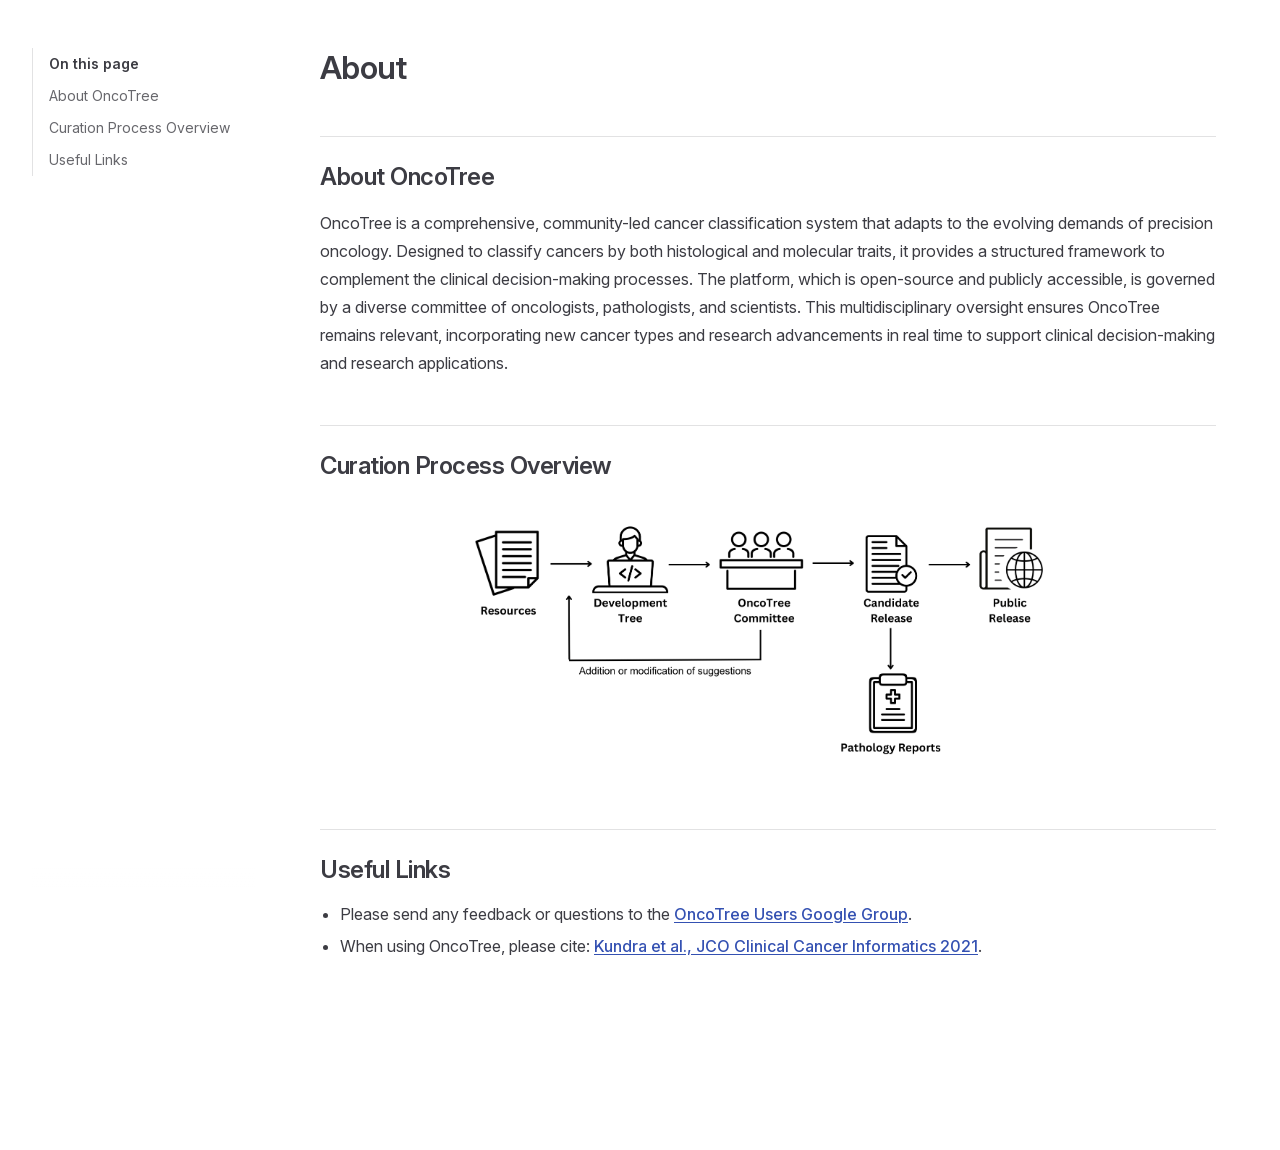
<file: about.html>
<!DOCTYPE html>
<html lang="en-US" dir="ltr">
  <head>
    <meta charset="utf-8">
    <meta name="viewport" content="width=device-width,initial-scale=1">
    <title>About | OncoTree</title>
    <meta name="description" content="OncoTree, an open-source cancer classification system, to address fast-evolving needs in clinical reporting of genomic sequencing results and associated oncology research.">
    <meta name="generator" content="VitePress v1.3.1">
    <link rel="preload stylesheet" href="/assets/style.BcnvdKId.css" as="style">
    
    <script type="module" src="/assets/app.sSsk8a3-.js"></script>
    <link rel="preload" href="/assets/inter-roman-latin.Di8DUHzh.woff2" as="font" type="font/woff2" crossorigin="">
    <link rel="modulepreload" href="/assets/chunks/framework.DoI_t_ET.js">
    <link rel="modulepreload" href="/assets/chunks/theme.xaUbq3q1.js">
    <link rel="modulepreload" href="/assets/about.md.BDaV4UiM.lean.js">
    <script id="check-dark-mode">(()=>{const e=localStorage.getItem("vitepress-theme-appearance")||"auto",a=window.matchMedia("(prefers-color-scheme: dark)").matches;(!e||e==="auto"?a:e==="dark")&&document.documentElement.classList.add("dark")})();</script>
    <script id="check-mac-os">document.documentElement.classList.toggle("mac",/Mac|iPhone|iPod|iPad/i.test(navigator.platform));</script>
  </head>
  <body>
    <div id="app"><div class="Layout" data-v-f21601dd><!--[--><!--]--><!--[--><span tabindex="-1" data-v-855f1d8f></span><a href="#VPContent" class="VPSkipLink visually-hidden" data-v-855f1d8f> Skip to content </a><!--]--><!----><header class="VPNav" data-v-f21601dd data-v-7ee7beb9><div class="VPNavBar top" data-v-7ee7beb9 data-v-f36c55c4><div class="wrapper" data-v-f36c55c4><div class="container" data-v-f36c55c4><div class="title" data-v-f36c55c4><div class="VPNavBarTitle" data-v-f36c55c4 data-v-eeffd6b6><a class="title" href="/" data-v-eeffd6b6><!--[--><!--]--><!----><!----><!--[--><!--]--></a></div></div><div class="content" data-v-f36c55c4><div class="content-body" data-v-f36c55c4><!--[--><!--]--><div class="VPNavBarSearch search" data-v-f36c55c4><!----></div><!----><!----><div class="VPNavBarAppearance appearance" data-v-f36c55c4 data-v-cffbd78d><button class="VPSwitch VPSwitchAppearance" type="button" role="switch" title="Switch to dark theme" aria-checked="false" data-v-cffbd78d data-v-ee73d4c5 data-v-bdc03bc8><span class="check" data-v-bdc03bc8><span class="icon" data-v-bdc03bc8><!--[--><span class="vpi-sun sun" data-v-ee73d4c5></span><span class="vpi-moon moon" data-v-ee73d4c5></span><!--]--></span></span></button></div><!----><div class="VPFlyout VPNavBarExtra extra" data-v-f36c55c4 data-v-f14e61c6 data-v-c5163e7c><button type="button" class="button" aria-haspopup="true" aria-expanded="false" aria-label="extra navigation" data-v-c5163e7c><span class="vpi-more-horizontal icon" data-v-c5163e7c></span></button><div class="menu" data-v-c5163e7c><div class="VPMenu" data-v-c5163e7c data-v-5e6aeb27><!----><!--[--><!--[--><!----><div class="group" data-v-f14e61c6><div class="item appearance" data-v-f14e61c6><p class="label" data-v-f14e61c6>Appearance</p><div class="appearance-action" data-v-f14e61c6><button class="VPSwitch VPSwitchAppearance" type="button" role="switch" title="Switch to dark theme" aria-checked="false" data-v-f14e61c6 data-v-ee73d4c5 data-v-bdc03bc8><span class="check" data-v-bdc03bc8><span class="icon" data-v-bdc03bc8><!--[--><span class="vpi-sun sun" data-v-ee73d4c5></span><span class="vpi-moon moon" data-v-ee73d4c5></span><!--]--></span></span></button></div></div></div><!----><!--]--><!--]--></div></div></div><!--[--><!--]--><button type="button" class="VPNavBarHamburger hamburger" aria-label="mobile navigation" aria-expanded="false" aria-controls="VPNavScreen" data-v-f36c55c4 data-v-0777b0ac><span class="container" data-v-0777b0ac><span class="top" data-v-0777b0ac></span><span class="middle" data-v-0777b0ac></span><span class="bottom" data-v-0777b0ac></span></span></button></div></div></div></div><div class="divider" data-v-f36c55c4><div class="divider-line" data-v-f36c55c4></div></div></div><!----></header><div class="VPLocalNav empty fixed" data-v-f21601dd data-v-3b761566><div class="container" data-v-3b761566><!----><div class="VPLocalNavOutlineDropdown" style="--vp-vh:0px;" data-v-3b761566 data-v-d3fe4599><button data-v-d3fe4599>Return to top</button><!----></div></div></div><!----><div class="VPContent" id="VPContent" data-v-f21601dd data-v-4a52df13><div class="VPDoc has-aside" data-v-4a52df13 data-v-6abade7f><!--[--><!--]--><div class="container" data-v-6abade7f><div class="left-aside aside" data-v-6abade7f><div class="aside-curtain" data-v-6abade7f></div><div class="aside-container" data-v-6abade7f><div class="aside-content" data-v-6abade7f><div class="VPDocAside" data-v-6abade7f data-v-7f596efe><!--[--><!--]--><!--[--><!--]--><nav aria-labelledby="doc-outline-aria-label" class="VPDocAsideOutline" data-v-7f596efe data-v-f71b55e6><div class="content" data-v-f71b55e6><div class="outline-marker" data-v-f71b55e6></div><div aria-level="2" class="outline-title" id="doc-outline-aria-label" role="heading" data-v-f71b55e6>On this page</div><ul class="VPDocOutlineItem root" data-v-f71b55e6 data-v-2bb94b6b><!--[--><!--]--></ul></div></nav><!--[--><!--]--><div class="spacer" data-v-7f596efe></div><!--[--><!--]--><!----><!--[--><!--]--><!--[--><!--]--></div></div></div></div><div class="content" data-v-6abade7f><div class="content-container" data-v-6abade7f><!--[--><!--]--><main class="main" data-v-6abade7f><div style="position:relative;" class="vp-doc _about" data-v-6abade7f><div><h1 id="about" tabindex="-1">About <a class="header-anchor" href="#about" aria-label="Permalink to &quot;About&quot;">​</a></h1><h2 id="about-oncotree" tabindex="-1">About OncoTree <a class="header-anchor" href="#about-oncotree" aria-label="Permalink to &quot;About OncoTree&quot;">​</a></h2><p>OncoTree is a comprehensive, community-led cancer classification system that adapts to the evolving demands of precision oncology. Designed to classify cancers by both histological and molecular traits, it provides a structured framework to complement the clinical decision-making processes. The platform, which is open-source and publicly accessible, is governed by a diverse committee of oncologists, pathologists, and scientists. This multidisciplinary oversight ensures OncoTree remains relevant, incorporating new cancer types and research advancements in real time to support clinical decision-making and research applications.</p><h2 id="curation-process-overview" tabindex="-1">Curation Process Overview <a class="header-anchor" href="#curation-process-overview" aria-label="Permalink to &quot;Curation Process Overview&quot;">​</a></h2><p><img src="/assets/curation_process.CwbRUQ02.png" alt="Overview of the curation process in OncoTree" class="curation-process-overview-image"></p><h2 id="useful-links" tabindex="-1">Useful Links <a class="header-anchor" href="#useful-links" aria-label="Permalink to &quot;Useful Links&quot;">​</a></h2><ul><li>Please send any feedback or questions to the <a href="https://groups.google.com/g/oncotree-users" target="_blank" rel="noreferrer">OncoTree Users Google Group</a>.</li><li>When using OncoTree, please cite: <a href="https://ascopubs.org/doi/10.1200/CCI.20.00108" target="_blank" rel="noreferrer">Kundra et al., JCO Clinical Cancer Informatics 2021</a>.</li></ul></div></div></main><footer class="VPDocFooter" data-v-6abade7f data-v-c7cf5ab2><!--[--><!--]--><!----><!----></footer><!--[--><!--]--></div></div></div><!--[--><!--]--></div></div><!----><!--[--><!--]--></div></div>
    <script>window.__VP_HASH_MAP__=JSON.parse("{\"about.md\":\"BDaV4UiM\",\"mapping.md\":\"BEgdMKdi\",\"news.md\":\"B0ObOhH3\"}");window.__VP_SITE_DATA__=JSON.parse("{\"lang\":\"en-US\",\"dir\":\"ltr\",\"title\":\"OncoTree\",\"description\":\"OncoTree, an open-source cancer classification system, to address fast-evolving needs in clinical reporting of genomic sequencing results and associated oncology research.\",\"base\":\"/\",\"head\":[],\"router\":{\"prefetchLinks\":true},\"appearance\":true,\"themeConfig\":{\"siteTitle\":false,\"aside\":\"left\"},\"locales\":{},\"scrollOffset\":134,\"cleanUrls\":false}");</script>
    
  </body>
</html>
</file>
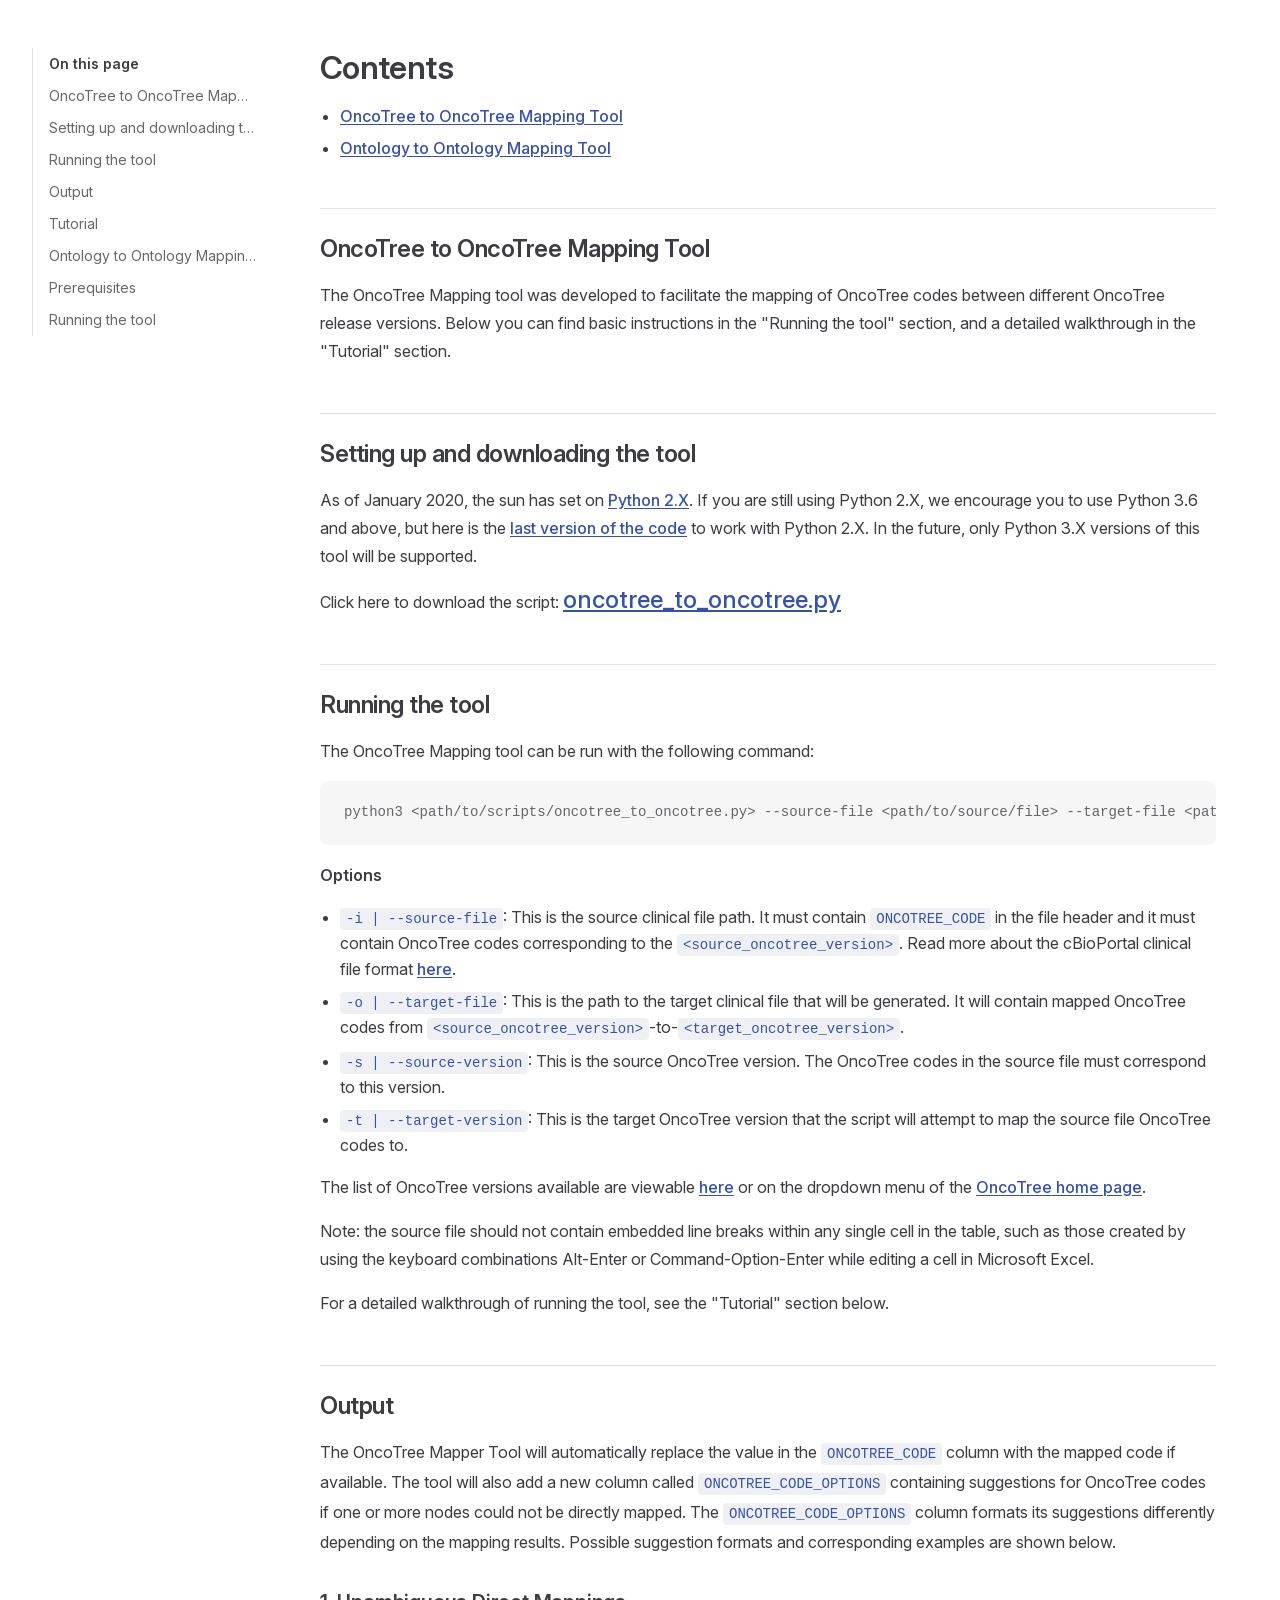
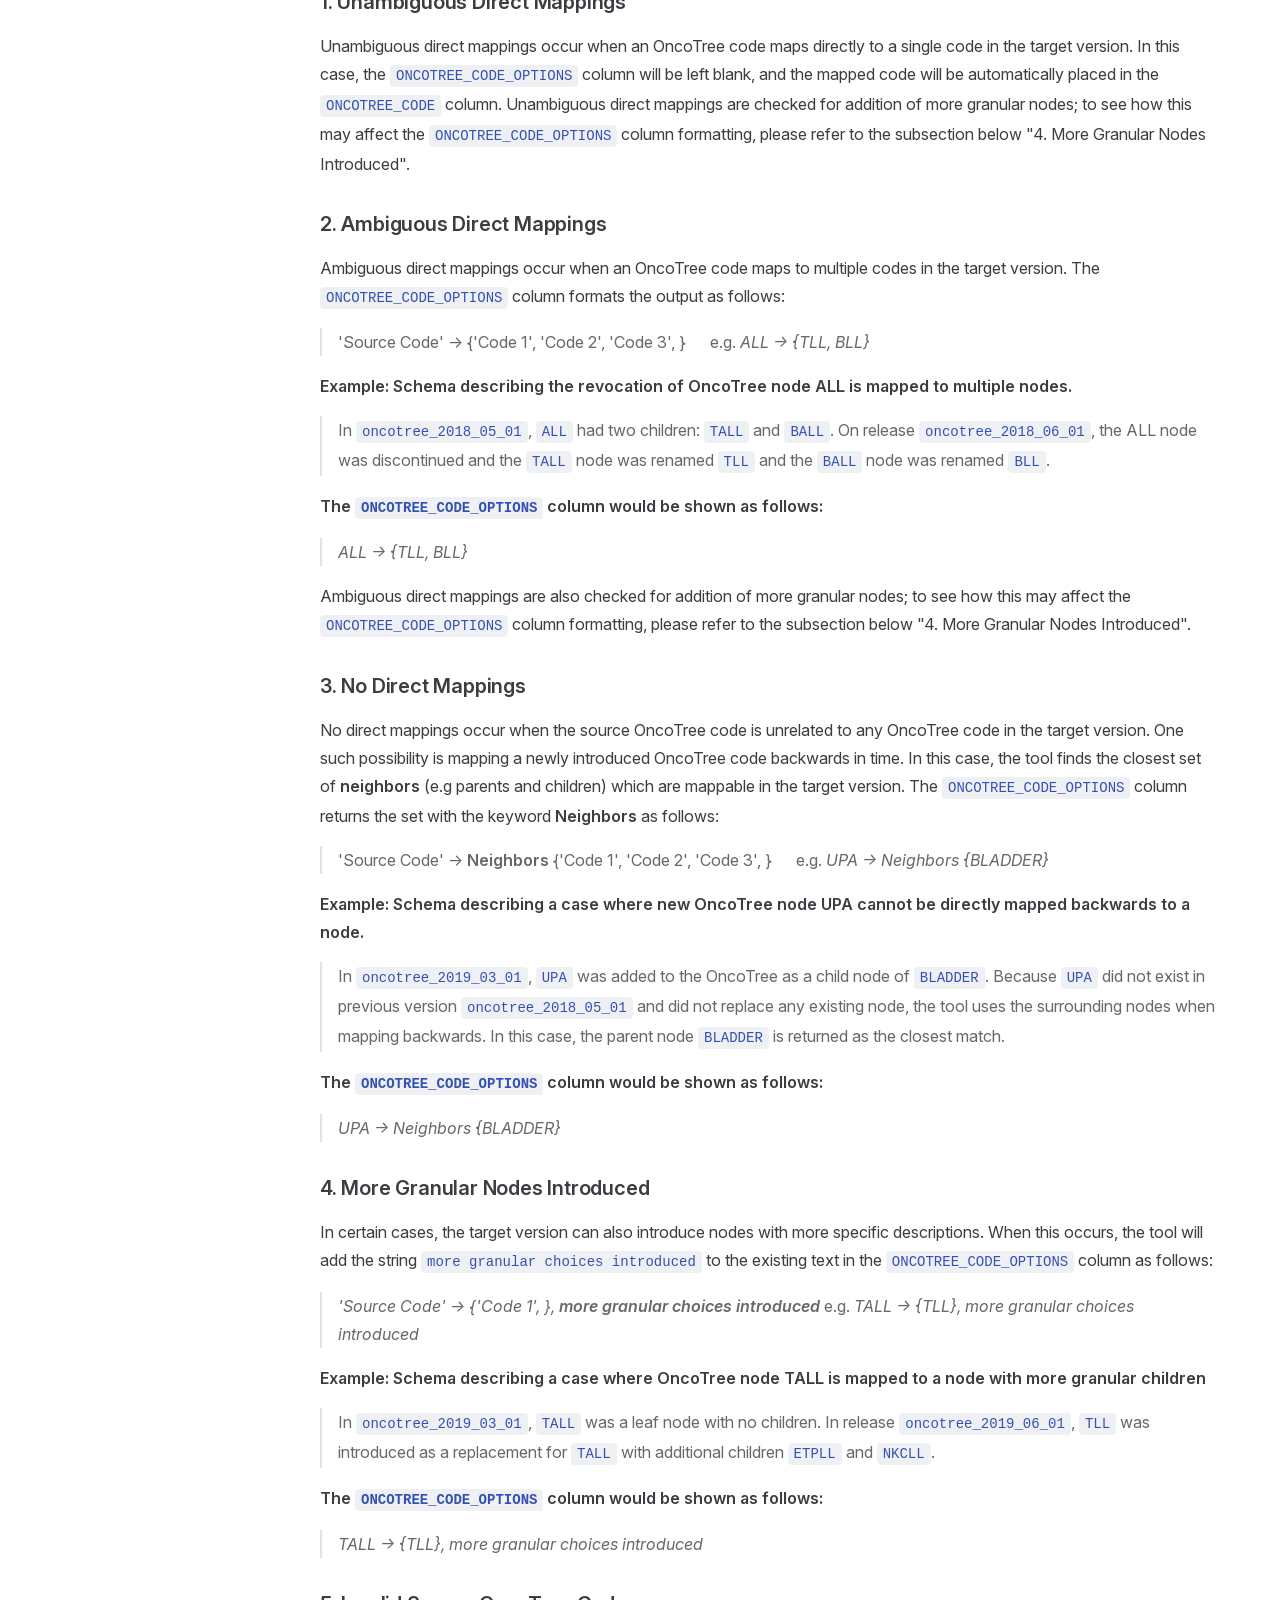
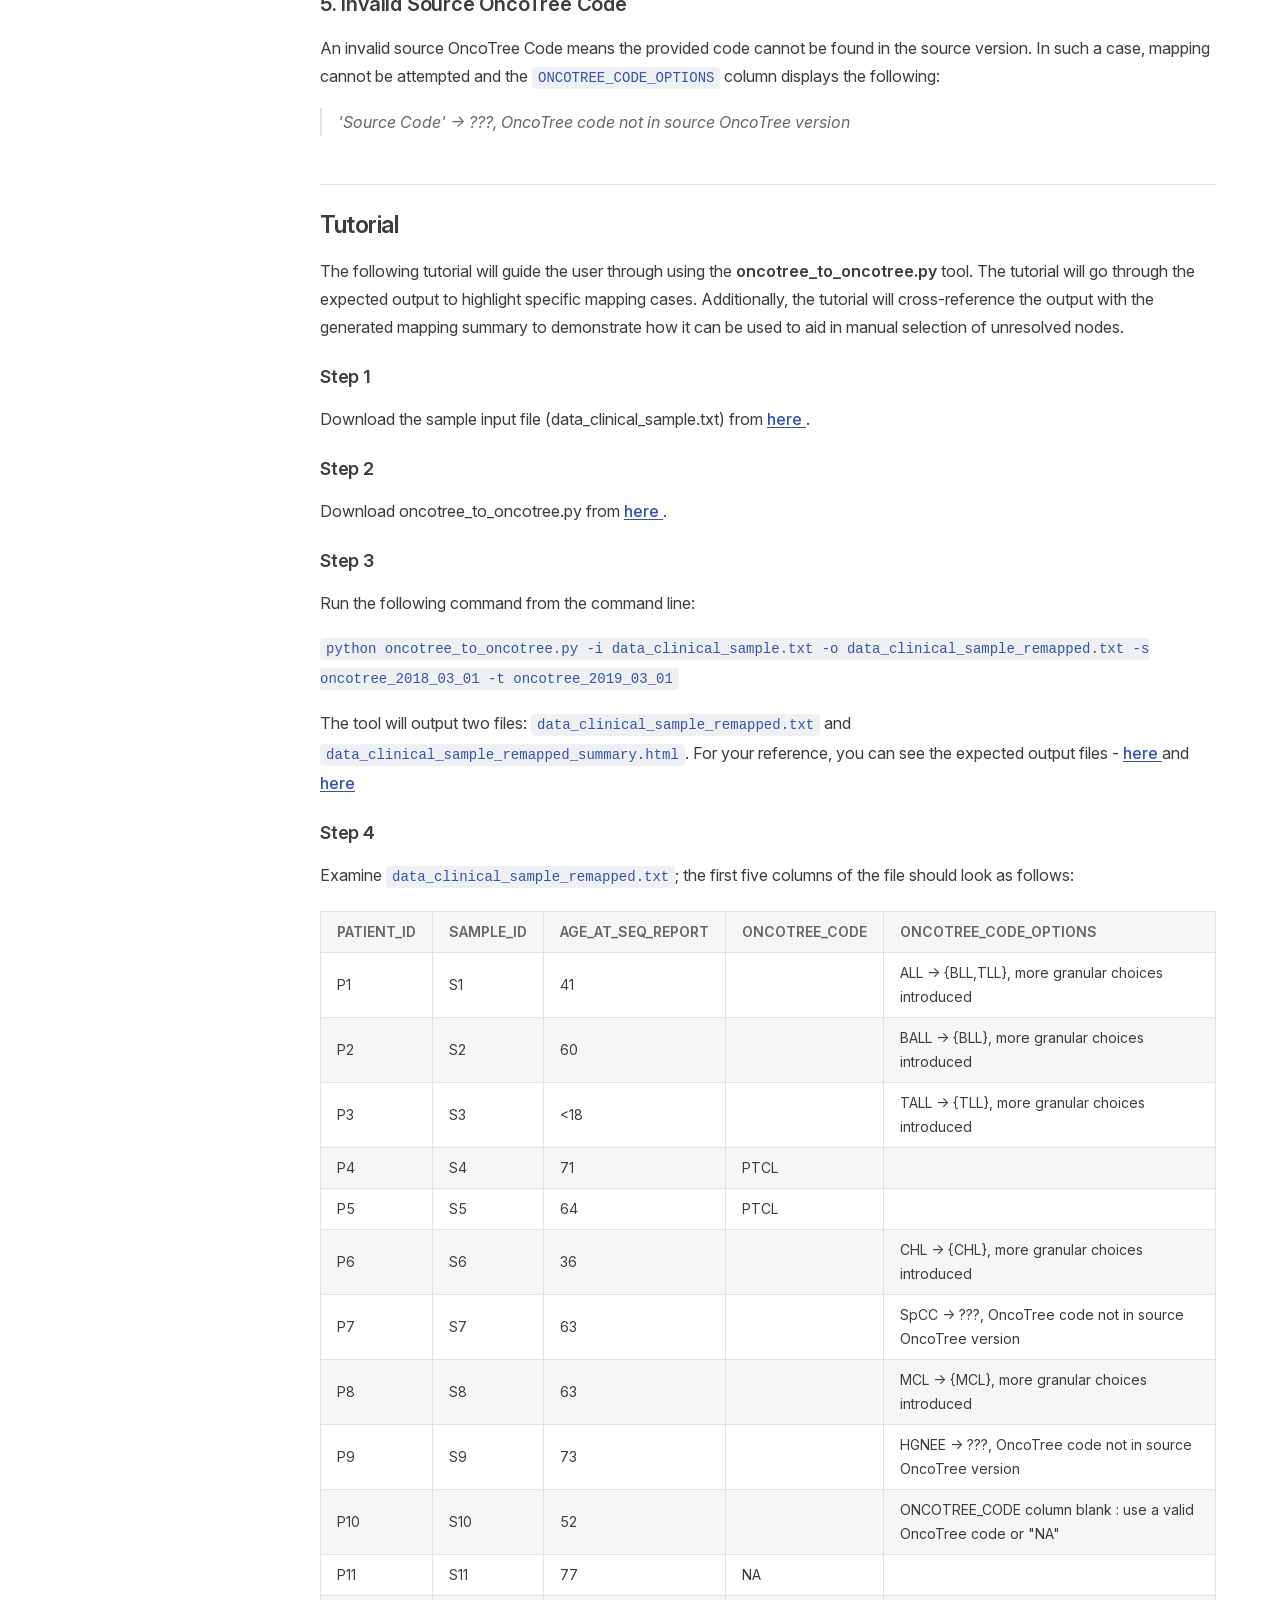
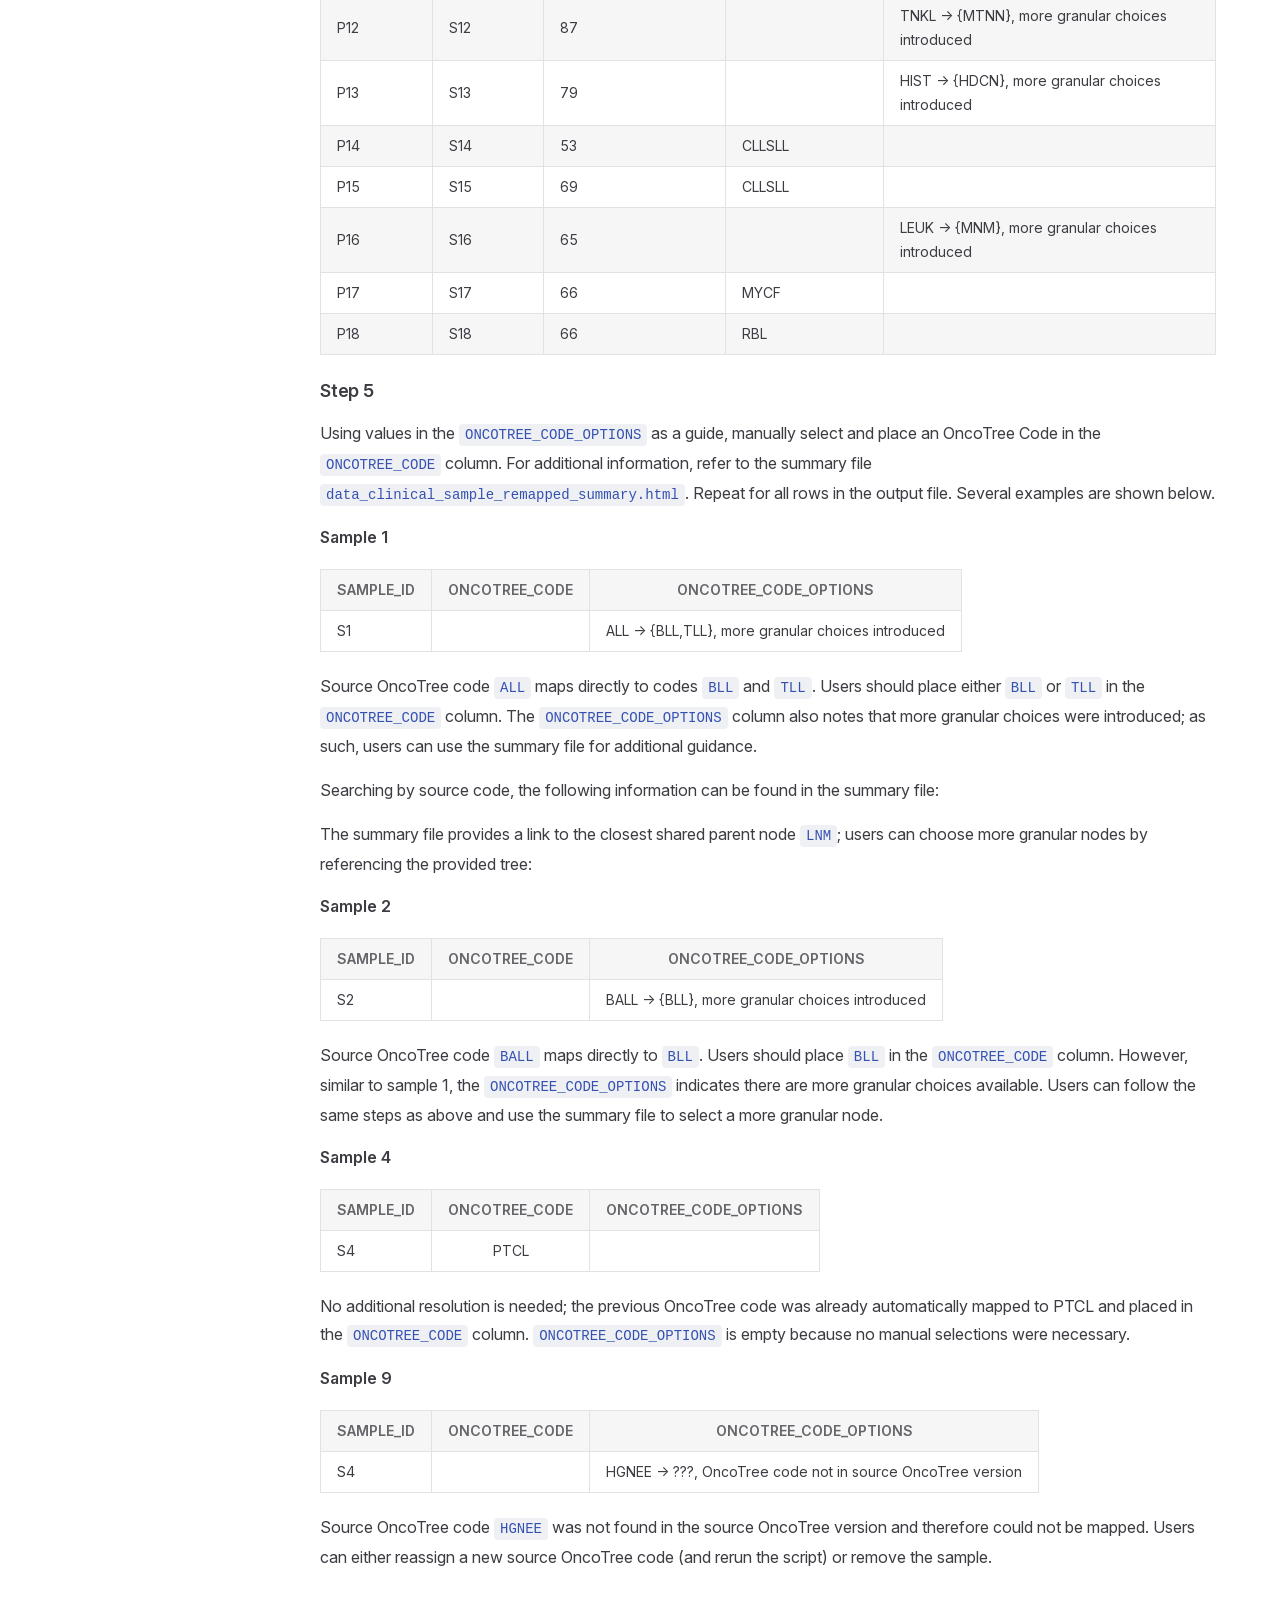
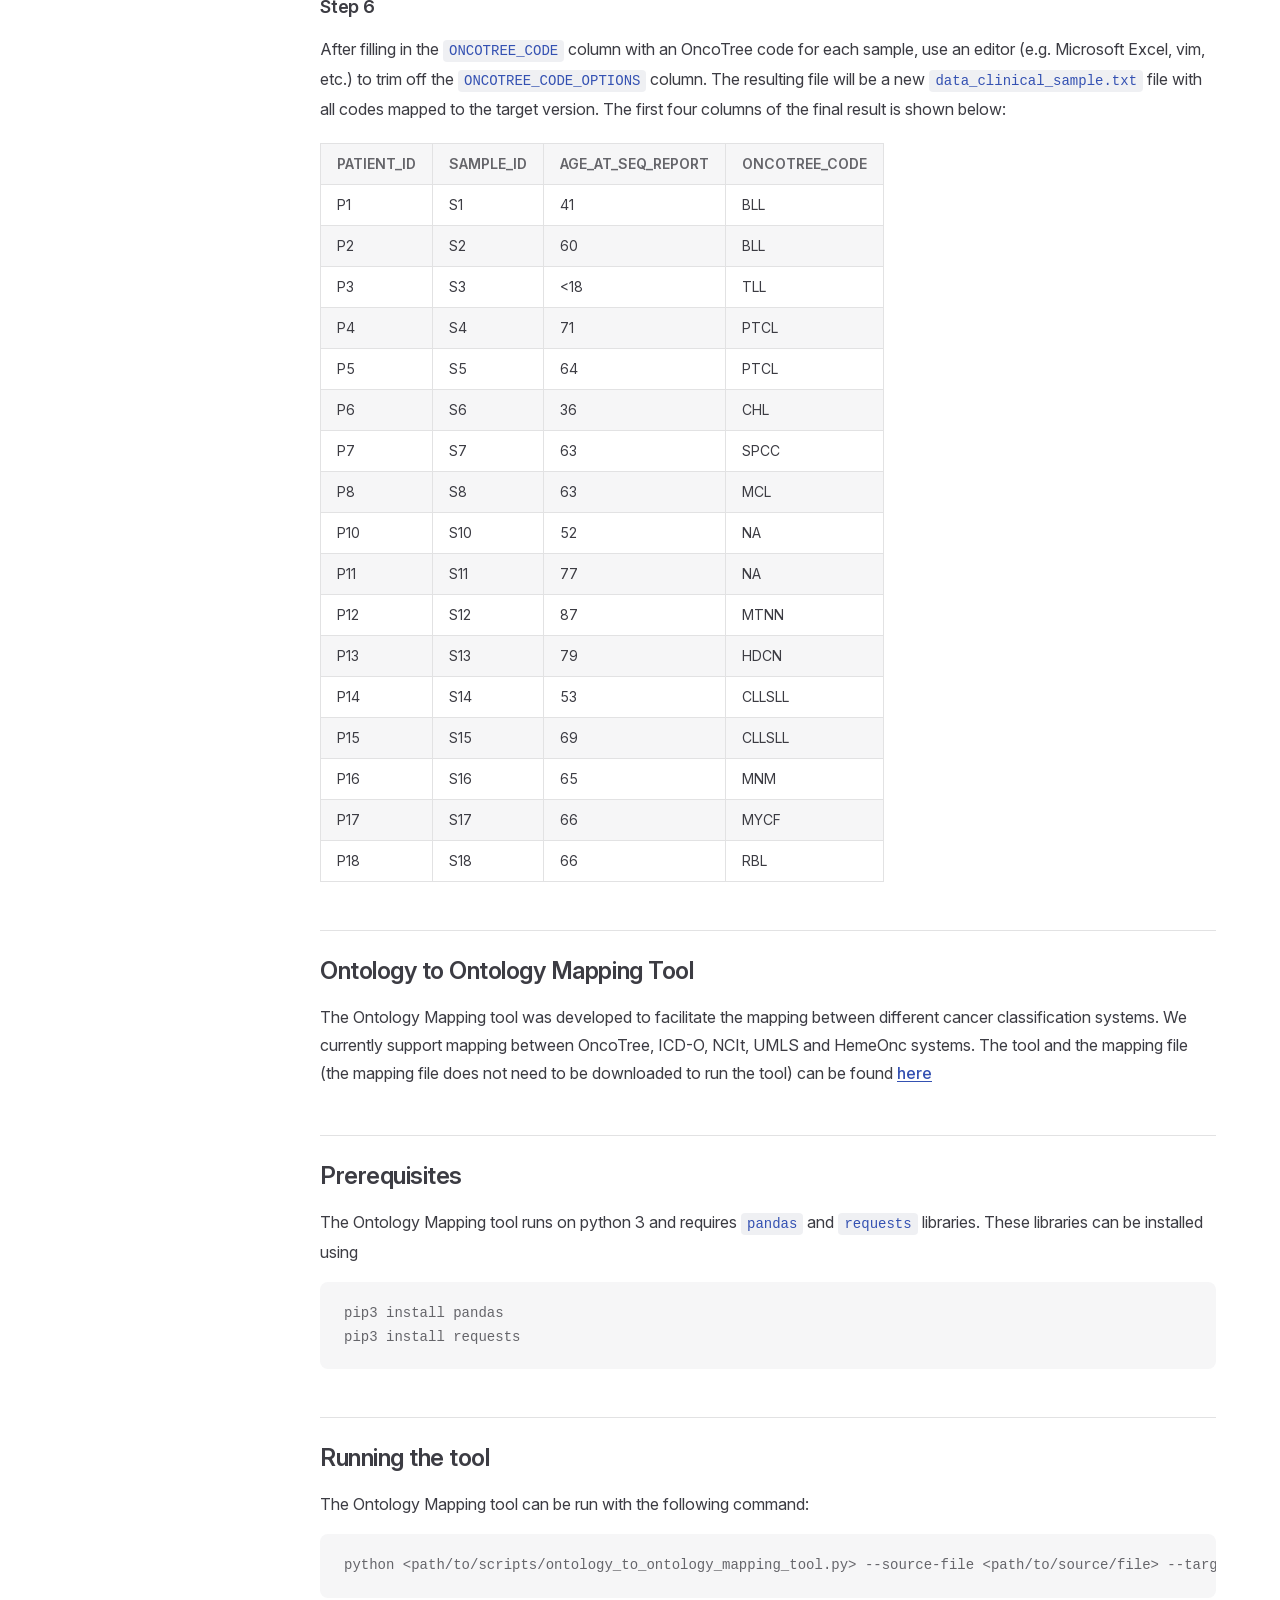
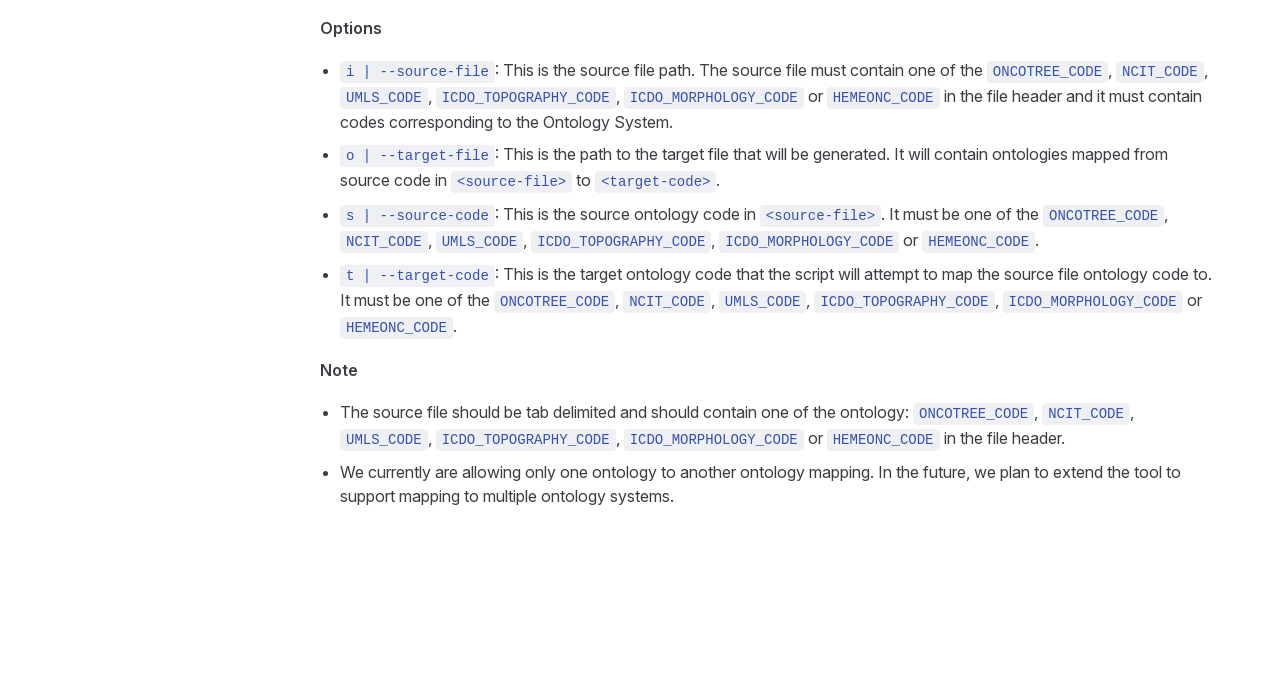
<file: mapping.html>
<!DOCTYPE html>
<html lang="en-US" dir="ltr">
  <head>
    <meta charset="utf-8">
    <meta name="viewport" content="width=device-width,initial-scale=1">
    <title>Contents | OncoTree</title>
    <meta name="description" content="OncoTree, an open-source cancer classification system, to address fast-evolving needs in clinical reporting of genomic sequencing results and associated oncology research.">
    <meta name="generator" content="VitePress v1.3.1">
    <link rel="preload stylesheet" href="/assets/style.BcnvdKId.css" as="style">
    
    <script type="module" src="/assets/app.sSsk8a3-.js"></script>
    <link rel="preload" href="/assets/inter-roman-latin.Di8DUHzh.woff2" as="font" type="font/woff2" crossorigin="">
    <link rel="modulepreload" href="/assets/chunks/framework.DoI_t_ET.js">
    <link rel="modulepreload" href="/assets/chunks/theme.xaUbq3q1.js">
    <link rel="modulepreload" href="/assets/mapping.md.BEgdMKdi.lean.js">
    <script id="check-dark-mode">(()=>{const e=localStorage.getItem("vitepress-theme-appearance")||"auto",a=window.matchMedia("(prefers-color-scheme: dark)").matches;(!e||e==="auto"?a:e==="dark")&&document.documentElement.classList.add("dark")})();</script>
    <script id="check-mac-os">document.documentElement.classList.toggle("mac",/Mac|iPhone|iPod|iPad/i.test(navigator.platform));</script>
  </head>
  <body>
    <div id="app"><div class="Layout" data-v-f21601dd><!--[--><!--]--><!--[--><span tabindex="-1" data-v-855f1d8f></span><a href="#VPContent" class="VPSkipLink visually-hidden" data-v-855f1d8f> Skip to content </a><!--]--><!----><header class="VPNav" data-v-f21601dd data-v-7ee7beb9><div class="VPNavBar top" data-v-7ee7beb9 data-v-f36c55c4><div class="wrapper" data-v-f36c55c4><div class="container" data-v-f36c55c4><div class="title" data-v-f36c55c4><div class="VPNavBarTitle" data-v-f36c55c4 data-v-eeffd6b6><a class="title" href="/" data-v-eeffd6b6><!--[--><!--]--><!----><!----><!--[--><!--]--></a></div></div><div class="content" data-v-f36c55c4><div class="content-body" data-v-f36c55c4><!--[--><!--]--><div class="VPNavBarSearch search" data-v-f36c55c4><!----></div><!----><!----><div class="VPNavBarAppearance appearance" data-v-f36c55c4 data-v-cffbd78d><button class="VPSwitch VPSwitchAppearance" type="button" role="switch" title="Switch to dark theme" aria-checked="false" data-v-cffbd78d data-v-ee73d4c5 data-v-bdc03bc8><span class="check" data-v-bdc03bc8><span class="icon" data-v-bdc03bc8><!--[--><span class="vpi-sun sun" data-v-ee73d4c5></span><span class="vpi-moon moon" data-v-ee73d4c5></span><!--]--></span></span></button></div><!----><div class="VPFlyout VPNavBarExtra extra" data-v-f36c55c4 data-v-f14e61c6 data-v-c5163e7c><button type="button" class="button" aria-haspopup="true" aria-expanded="false" aria-label="extra navigation" data-v-c5163e7c><span class="vpi-more-horizontal icon" data-v-c5163e7c></span></button><div class="menu" data-v-c5163e7c><div class="VPMenu" data-v-c5163e7c data-v-5e6aeb27><!----><!--[--><!--[--><!----><div class="group" data-v-f14e61c6><div class="item appearance" data-v-f14e61c6><p class="label" data-v-f14e61c6>Appearance</p><div class="appearance-action" data-v-f14e61c6><button class="VPSwitch VPSwitchAppearance" type="button" role="switch" title="Switch to dark theme" aria-checked="false" data-v-f14e61c6 data-v-ee73d4c5 data-v-bdc03bc8><span class="check" data-v-bdc03bc8><span class="icon" data-v-bdc03bc8><!--[--><span class="vpi-sun sun" data-v-ee73d4c5></span><span class="vpi-moon moon" data-v-ee73d4c5></span><!--]--></span></span></button></div></div></div><!----><!--]--><!--]--></div></div></div><!--[--><!--]--><button type="button" class="VPNavBarHamburger hamburger" aria-label="mobile navigation" aria-expanded="false" aria-controls="VPNavScreen" data-v-f36c55c4 data-v-0777b0ac><span class="container" data-v-0777b0ac><span class="top" data-v-0777b0ac></span><span class="middle" data-v-0777b0ac></span><span class="bottom" data-v-0777b0ac></span></span></button></div></div></div></div><div class="divider" data-v-f36c55c4><div class="divider-line" data-v-f36c55c4></div></div></div><!----></header><div class="VPLocalNav empty fixed" data-v-f21601dd data-v-3b761566><div class="container" data-v-3b761566><!----><div class="VPLocalNavOutlineDropdown" style="--vp-vh:0px;" data-v-3b761566 data-v-d3fe4599><button data-v-d3fe4599>Return to top</button><!----></div></div></div><!----><div class="VPContent" id="VPContent" data-v-f21601dd data-v-4a52df13><div class="VPDoc has-aside" data-v-4a52df13 data-v-6abade7f><!--[--><!--]--><div class="container" data-v-6abade7f><div class="left-aside aside" data-v-6abade7f><div class="aside-curtain" data-v-6abade7f></div><div class="aside-container" data-v-6abade7f><div class="aside-content" data-v-6abade7f><div class="VPDocAside" data-v-6abade7f data-v-7f596efe><!--[--><!--]--><!--[--><!--]--><nav aria-labelledby="doc-outline-aria-label" class="VPDocAsideOutline" data-v-7f596efe data-v-f71b55e6><div class="content" data-v-f71b55e6><div class="outline-marker" data-v-f71b55e6></div><div aria-level="2" class="outline-title" id="doc-outline-aria-label" role="heading" data-v-f71b55e6>On this page</div><ul class="VPDocOutlineItem root" data-v-f71b55e6 data-v-2bb94b6b><!--[--><!--]--></ul></div></nav><!--[--><!--]--><div class="spacer" data-v-7f596efe></div><!--[--><!--]--><!----><!--[--><!--]--><!--[--><!--]--></div></div></div></div><div class="content" data-v-6abade7f><div class="content-container" data-v-6abade7f><!--[--><!--]--><main class="main" data-v-6abade7f><div style="position:relative;" class="vp-doc _mapping" data-v-6abade7f><div><h1 id="contents" tabindex="-1">Contents <a class="header-anchor" href="#contents" aria-label="Permalink to &quot;Contents&quot;">​</a></h1><ul><li><a href="#oncotree-to-oncotree-mapping-tool">OncoTree to OncoTree Mapping Tool</a></li><li><a href="#ontology-to-ontology-mapping-tool">Ontology to Ontology Mapping Tool</a></li></ul><h2 id="oncotree-to-oncotree-mapping-tool" tabindex="-1">OncoTree to OncoTree Mapping Tool <a class="header-anchor" href="#oncotree-to-oncotree-mapping-tool" aria-label="Permalink to &quot;OncoTree to OncoTree Mapping Tool&quot;">​</a></h2><p>The OncoTree Mapping tool was developed to facilitate the mapping of OncoTree codes between different OncoTree release versions. Below you can find basic instructions in the &quot;Running the tool&quot; section, and a detailed walkthrough in the &quot;Tutorial&quot; section.</p><h2 id="setting-up-and-downloading-the-tool" tabindex="-1">Setting up and downloading the tool <a class="header-anchor" href="#setting-up-and-downloading-the-tool" aria-label="Permalink to &quot;Setting up and downloading the tool&quot;">​</a></h2><p>As of January 2020, the sun has set on <a href="https://www.python.org/doc/sunset-python-2/" target="_blank" rel="noreferrer">Python 2.X</a>. If you are still using Python 2.X, we encourage you to use Python 3.6 and above, but here is the <a href="https://github.com/cBioPortal/oncotree/blob/a9fac02d21b66b2ea1097a0a5b00e1369cfc2b7a/scripts/oncotree_to_oncotree.py" target="_blank" rel="noreferrer">last version of the code</a> to work with Python 2.X. In the future, only Python 3.X versions of this tool will be supported.</p><p>Click here to download the script: <span class="text-primary" style="font-size:1.5em;font-weight:bold;"><a href="https://raw.githubusercontent.com/cBioPortal/oncotree/refs/heads/master/scripts/oncotree_to_oncotree.py" target="_blank" rel="noreferrer">oncotree_to_oncotree.py <span class="text-primary oi oi-data-transfer-download"></span></a></span></p><h2 id="running-the-tool" tabindex="-1">Running the tool <a class="header-anchor" href="#running-the-tool" aria-label="Permalink to &quot;Running the tool&quot;">​</a></h2><p>The OncoTree Mapping tool can be run with the following command:</p><div class="language- vp-adaptive-theme"><button title="Copy Code" class="copy"></button><span class="lang"></span><pre class="shiki shiki-themes github-light github-dark vp-code" tabindex="0"><code><span class="line"><span>python3 &lt;path/to/scripts/oncotree_to_oncotree.py&gt; --source-file &lt;path/to/source/file&gt; --target-file &lt;path/to/target/file&gt; --source-version &lt;source_oncotree_version&gt; --target-version &lt;target_oncotree_version&gt;</span></span></code></pre></div><p><strong>Options</strong></p><ul><li><code>-i | --source-file</code>: This is the source clinical file path. It must contain <code>ONCOTREE_CODE</code> in the file header and it must contain OncoTree codes corresponding to the <code>&lt;source_oncotree_version&gt;</code>. Read more about the cBioPortal clinical file format <a href="https://docs.cbioportal.org/5.1-data-loading/data-loading/file-formats#clinical-data" target="_blank" rel="noreferrer">here</a>.</li><li><code>-o | --target-file</code>: This is the path to the target clinical file that will be generated. It will contain mapped OncoTree codes from <code>&lt;source_oncotree_version&gt;</code>-to-<code>&lt;target_oncotree_version&gt;</code>.</li><li><code>-s | --source-version</code>: This is the source OncoTree version. The OncoTree codes in the source file must correspond to this version.</li><li><code>-t | --target-version</code>: This is the target OncoTree version that the script will attempt to map the source file OncoTree codes to.</li></ul><p>The list of OncoTree versions available are viewable <a href="http://oncotree.mskcc.org/api/versions" target="_blank" rel="noreferrer">here</a> or on the dropdown menu of the <a href="http://oncotree.mskcc.org/#/home" target="_blank" rel="noreferrer">OncoTree home page</a>.</p><p>Note: <span class="oi oi-warning text-danger" aria-hidden="true"></span> the source file should not contain embedded line breaks within any single cell in the table, such as those created by using the keyboard combinations Alt-Enter or Command-Option-Enter while editing a cell in Microsoft Excel.</p><p>For a detailed walkthrough of running the tool, see the &quot;Tutorial&quot; section below.</p><h2 id="output" tabindex="-1">Output <a class="header-anchor" href="#output" aria-label="Permalink to &quot;Output&quot;">​</a></h2><p>The OncoTree Mapper Tool will automatically replace the value in the <code>ONCOTREE_CODE</code> column with the mapped code if available. The tool will also add a new column called <code>ONCOTREE_CODE_OPTIONS</code> containing suggestions for OncoTree codes if one or more nodes could not be directly mapped. The <code>ONCOTREE_CODE_OPTIONS</code> column formats its suggestions differently depending on the mapping results. Possible suggestion formats and corresponding examples are shown below.</p><h3 id="_1-unambiguous-direct-mappings" tabindex="-1">1. Unambiguous Direct Mappings <a class="header-anchor" href="#_1-unambiguous-direct-mappings" aria-label="Permalink to &quot;1. Unambiguous Direct Mappings&quot;">​</a></h3><p>Unambiguous direct mappings occur when an OncoTree code maps directly to a single code in the target version. In this case, the <code>ONCOTREE_CODE_OPTIONS</code> column will be left blank, and the mapped code will be automatically placed in the <code>ONCOTREE_CODE</code> column. Unambiguous direct mappings are checked for addition of more granular nodes; to see how this may affect the <code>ONCOTREE_CODE_OPTIONS</code> column formatting, please refer to the subsection below &quot;4. More Granular Nodes Introduced&quot;.</p><h3 id="_2-ambiguous-direct-mappings" tabindex="-1">2. Ambiguous Direct Mappings <a class="header-anchor" href="#_2-ambiguous-direct-mappings" aria-label="Permalink to &quot;2. Ambiguous Direct Mappings&quot;">​</a></h3><p>Ambiguous direct mappings occur when an OncoTree code maps to multiple codes in the target version. The <code>ONCOTREE_CODE_OPTIONS</code> column formats the output as follows:</p><blockquote><p>&#39;Source Code&#39; -&gt; {&#39;Code 1&#39;, &#39;Code 2&#39;, &#39;Code 3&#39;, <span class="oi oi-ellipses"></span>}   e.g. <em>ALL -&gt; {TLL, BLL}</em></p></blockquote><p><strong>Example: Schema describing the revocation of OncoTree node ALL is mapped to multiple nodes.</strong></p><blockquote><p>In <code>oncotree_2018_05_01</code>, <code>ALL</code> had two children: <code>TALL</code> and <code>BALL</code>. On release <code>oncotree_2018_06_01</code>, the ALL node was discontinued and the <code>TALL</code> node was renamed <code>TLL</code> and the <code>BALL</code> node was renamed <code>BLL</code>.</p></blockquote><p><strong>The <code>ONCOTREE_CODE_OPTIONS</code> column would be shown as follows:</strong></p><blockquote><p><em>ALL -&gt; {TLL, BLL}</em></p></blockquote><p>Ambiguous direct mappings are also checked for addition of more granular nodes; to see how this may affect the <code>ONCOTREE_CODE_OPTIONS</code> column formatting, please refer to the subsection below &quot;4. More Granular Nodes Introduced&quot;.</p><h3 id="_3-no-direct-mappings" tabindex="-1">3. No Direct Mappings <a class="header-anchor" href="#_3-no-direct-mappings" aria-label="Permalink to &quot;3. No Direct Mappings&quot;">​</a></h3><p>No direct mappings occur when the source OncoTree code is unrelated to any OncoTree code in the target version. One such possibility is mapping a newly introduced OncoTree code backwards in time. In this case, the tool finds the closest set of <strong>neighbors</strong> (e.g parents and children) which are mappable in the target version. The <code>ONCOTREE_CODE_OPTIONS</code> column returns the set with the keyword <strong>Neighbors</strong> as follows:</p><blockquote><p>&#39;Source Code&#39; -&gt; <strong>Neighbors</strong> {&#39;Code 1&#39;, &#39;Code 2&#39;, &#39;Code 3&#39;, <span class="oi oi-ellipses"></span>}   e.g. <em>UPA -&gt; Neighbors {BLADDER}</em></p></blockquote><p><strong>Example: Schema describing a case where new OncoTree node UPA cannot be directly mapped backwards to a node.</strong></p><blockquote><p>In <code>oncotree_2019_03_01</code>, <code>UPA</code> was added to the OncoTree as a child node of <code>BLADDER</code>. Because <code>UPA</code> did not exist in previous version <code>oncotree_2018_05_01</code> and did not replace any existing node, the tool uses the surrounding nodes when mapping backwards. In this case, the parent node <code>BLADDER</code> is returned as the closest match.</p></blockquote><p><strong>The <code>ONCOTREE_CODE_OPTIONS</code> column would be shown as follows:</strong></p><blockquote><p><em>UPA -&gt; Neighbors {BLADDER}</em></p></blockquote><h3 id="_4-more-granular-nodes-introduced" tabindex="-1">4. More Granular Nodes Introduced <a class="header-anchor" href="#_4-more-granular-nodes-introduced" aria-label="Permalink to &quot;4. More Granular Nodes Introduced&quot;">​</a></h3><p>In certain cases, the target version can also introduce nodes with more specific descriptions. When this occurs, the tool will add the string <code>more granular choices introduced</code> to the existing text in the <code>ONCOTREE_CODE_OPTIONS</code> column as follows:</p><blockquote><p><em>&#39;Source Code&#39; -&gt; {&#39;Code 1&#39;, <span class="oi oi-ellipses"></span>}, <strong>more granular choices introduced</strong></em> e.g. <em>TALL -&gt; {TLL}, more granular choices introduced</em></p></blockquote><p><strong>Example: Schema describing a case where OncoTree node TALL is mapped to a node with more granular children</strong></p><blockquote><p>In <code>oncotree_2019_03_01</code>, <code>TALL</code> was a leaf node with no children. In release <code>oncotree_2019_06_01</code>, <code>TLL</code> was introduced as a replacement for <code>TALL</code> with additional children <code>ETPLL</code> and <code>NKCLL</code>.</p></blockquote><p><strong>The <code>ONCOTREE_CODE_OPTIONS</code> column would be shown as follows:</strong></p><blockquote><p><em>TALL -&gt; {TLL}, more granular choices introduced</em></p></blockquote><h3 id="_5-invalid-source-oncotree-code" tabindex="-1">5. Invalid Source OncoTree Code <a class="header-anchor" href="#_5-invalid-source-oncotree-code" aria-label="Permalink to &quot;5. Invalid Source OncoTree Code&quot;">​</a></h3><p>An invalid source OncoTree Code means the provided code cannot be found in the source version. In such a case, mapping cannot be attempted and the <code>ONCOTREE_CODE_OPTIONS</code> column displays the following:</p><blockquote><p><em>&#39;Source Code&#39; -&gt; ???, OncoTree code not in source OncoTree version</em></p></blockquote><h2 id="tutorial" tabindex="-1">Tutorial <a class="header-anchor" href="#tutorial" aria-label="Permalink to &quot;Tutorial&quot;">​</a></h2><p>The following tutorial will guide the user through using the <strong>oncotree_to_oncotree.py</strong> tool. The tutorial will go through the expected output to highlight specific mapping cases. Additionally, the tutorial will cross-reference the output with the generated mapping summary to demonstrate how it can be used to aid in manual selection of unresolved nodes.</p><h4 id="step-1" tabindex="-1">Step 1 <a class="header-anchor" href="#step-1" aria-label="Permalink to &quot;Step 1&quot;">​</a></h4><p>Download the sample input file (data_clinical_sample.txt) from <a href="https://raw.githubusercontent.com/cBioPortal/oncotree/master/docs/resources/data_clinical_sample.txt" target="_blank" rel="noreferrer">here <span class="text-primary oi oi-external-link"></span></a>.</p><h4 id="step-2" tabindex="-1">Step 2 <a class="header-anchor" href="#step-2" aria-label="Permalink to &quot;Step 2&quot;">​</a></h4><p>Download oncotree_to_oncotree.py from <a href="http://oncotree.mskcc.org/downloads/oncotree_to_oncotree.py" target="_blank" rel="noreferrer">here <span class="text-primary oi oi-data-transfer-download"></span></a>.</p><h4 id="step-3" tabindex="-1">Step 3 <a class="header-anchor" href="#step-3" aria-label="Permalink to &quot;Step 3&quot;">​</a></h4><p>Run the following command from the command line:</p><p><code>python oncotree_to_oncotree.py -i data_clinical_sample.txt -o data_clinical_sample_remapped.txt -s oncotree_2018_03_01 -t oncotree_2019_03_01</code></p><p>The tool will output two files: <code>data_clinical_sample_remapped.txt</code> and <code>data_clinical_sample_remapped_summary.html</code>. For your reference, you can see the expected output files - <a href="https://raw.githubusercontent.com/cBioPortal/oncotree/master/docs/resources/data_clinical_sample_remapped.txt" target="_blank" rel="noreferrer">here <span class="text-primary oi oi-external-link"></span></a> and <a href="https://raw.githubusercontent.com/cBioPortal/oncotree/master/docs/resources/data_clinical_sample_remapped_summary.html" target="_blank" rel="noreferrer">here <span class="text-primary oi oi-external-link"></span></a></p><h4 id="step-4" tabindex="-1">Step 4 <a class="header-anchor" href="#step-4" aria-label="Permalink to &quot;Step 4&quot;">​</a></h4><p>Examine <code>data_clinical_sample_remapped.txt</code>; the first five columns of the file should look as follows:</p><table tabindex="0"><thead><tr><th>PATIENT_ID</th><th>SAMPLE_ID</th><th>AGE_AT_SEQ_REPORT</th><th>ONCOTREE_CODE</th><th>ONCOTREE_CODE_OPTIONS</th></tr></thead><tbody><tr><td>P1</td><td>S1</td><td>41</td><td></td><td>ALL -&gt; {BLL,TLL}, more granular choices introduced</td></tr><tr><td>P2</td><td>S2</td><td>60</td><td></td><td>BALL -&gt; {BLL}, more granular choices introduced</td></tr><tr><td>P3</td><td>S3</td><td>&lt;18</td><td></td><td>TALL -&gt; {TLL}, more granular choices introduced</td></tr><tr><td>P4</td><td>S4</td><td>71</td><td>PTCL</td><td></td></tr><tr><td>P5</td><td>S5</td><td>64</td><td>PTCL</td><td></td></tr><tr><td>P6</td><td>S6</td><td>36</td><td></td><td>CHL -&gt; {CHL}, more granular choices introduced</td></tr><tr><td>P7</td><td>S7</td><td>63</td><td></td><td>SpCC -&gt; ???, OncoTree code not in source OncoTree version</td></tr><tr><td>P8</td><td>S8</td><td>63</td><td></td><td>MCL -&gt; {MCL}, more granular choices introduced</td></tr><tr><td>P9</td><td>S9</td><td>73</td><td></td><td>HGNEE -&gt; ???, OncoTree code not in source OncoTree version</td></tr><tr><td>P10</td><td>S10</td><td>52</td><td></td><td>ONCOTREE_CODE column blank : use a valid OncoTree code or &quot;NA&quot;</td></tr><tr><td>P11</td><td>S11</td><td>77</td><td>NA</td><td></td></tr><tr><td>P12</td><td>S12</td><td>87</td><td></td><td>TNKL -&gt; {MTNN}, more granular choices introduced</td></tr><tr><td>P13</td><td>S13</td><td>79</td><td></td><td>HIST -&gt; {HDCN}, more granular choices introduced</td></tr><tr><td>P14</td><td>S14</td><td>53</td><td>CLLSLL</td><td></td></tr><tr><td>P15</td><td>S15</td><td>69</td><td>CLLSLL</td><td></td></tr><tr><td>P16</td><td>S16</td><td>65</td><td></td><td>LEUK -&gt; {MNM}, more granular choices introduced</td></tr><tr><td>P17</td><td>S17</td><td>66</td><td>MYCF</td><td></td></tr><tr><td>P18</td><td>S18</td><td>66</td><td>RBL</td><td></td></tr></tbody></table><h4 id="step-5" tabindex="-1">Step 5 <a class="header-anchor" href="#step-5" aria-label="Permalink to &quot;Step 5&quot;">​</a></h4><p>Using values in the <code>ONCOTREE_CODE_OPTIONS</code> as a guide, manually select and place an OncoTree Code in the <code>ONCOTREE_CODE</code> column. For additional information, refer to the summary file <code>data_clinical_sample_remapped_summary.html</code>. Repeat for all rows in the output file. Several examples are shown below.</p><h6 id="sample-1" tabindex="-1">Sample 1 <a class="header-anchor" href="#sample-1" aria-label="Permalink to &quot;Sample 1&quot;">​</a></h6><table tabindex="0"><thead><tr><th style="text-align:left;">SAMPLE_ID</th><th style="text-align:center;">ONCOTREE_CODE</th><th style="text-align:center;">ONCOTREE_CODE_OPTIONS</th></tr></thead><tbody><tr><td style="text-align:left;">S1</td><td style="text-align:center;"></td><td style="text-align:center;">ALL -&gt; {BLL,TLL}, more granular choices introduced</td></tr></tbody></table><p>Source OncoTree code <code>ALL</code> maps directly to codes <code>BLL</code> and <code>TLL</code>. Users should place either <code>BLL</code> or <code>TLL</code> in the <code>ONCOTREE_CODE</code> column. The <code>ONCOTREE_CODE_OPTIONS</code> column also notes that more granular choices were introduced; as such, users can use the summary file for additional guidance.</p><p>Searching by source code, the following information can be found in the summary file:</p><p>The summary file provides a link to the closest shared parent node <code>LNM</code>; users can choose more granular nodes by referencing the provided tree:</p><h6 id="sample-2" tabindex="-1">Sample 2 <a class="header-anchor" href="#sample-2" aria-label="Permalink to &quot;Sample 2&quot;">​</a></h6><table tabindex="0"><thead><tr><th style="text-align:left;">SAMPLE_ID</th><th style="text-align:center;">ONCOTREE_CODE</th><th style="text-align:center;">ONCOTREE_CODE_OPTIONS</th></tr></thead><tbody><tr><td style="text-align:left;">S2</td><td style="text-align:center;"></td><td style="text-align:center;">BALL -&gt; {BLL}, more granular choices introduced</td></tr></tbody></table><p>Source OncoTree code <code>BALL</code> maps directly to <code>BLL</code>. Users should place <code>BLL</code> in the <code>ONCOTREE_CODE</code> column. However, similar to sample 1, the <code>ONCOTREE_CODE_OPTIONS</code> indicates there are more granular choices available. Users can follow the same steps as above and use the summary file to select a more granular node.</p><h6 id="sample-4" tabindex="-1">Sample 4 <a class="header-anchor" href="#sample-4" aria-label="Permalink to &quot;Sample 4&quot;">​</a></h6><table tabindex="0"><thead><tr><th style="text-align:left;">SAMPLE_ID</th><th style="text-align:center;">ONCOTREE_CODE</th><th style="text-align:center;">ONCOTREE_CODE_OPTIONS</th></tr></thead><tbody><tr><td style="text-align:left;">S4</td><td style="text-align:center;">PTCL</td><td style="text-align:center;"></td></tr></tbody></table><p>No additional resolution is needed; the previous OncoTree code was already automatically mapped to PTCL and placed in the <code>ONCOTREE_CODE</code> column. <code>ONCOTREE_CODE_OPTIONS</code> is empty because no manual selections were necessary.</p><h6 id="sample-9" tabindex="-1">Sample 9 <a class="header-anchor" href="#sample-9" aria-label="Permalink to &quot;Sample 9&quot;">​</a></h6><table tabindex="0"><thead><tr><th style="text-align:left;">SAMPLE_ID</th><th style="text-align:center;">ONCOTREE_CODE</th><th style="text-align:center;">ONCOTREE_CODE_OPTIONS</th></tr></thead><tbody><tr><td style="text-align:left;">S4</td><td style="text-align:center;"></td><td style="text-align:center;">HGNEE -&gt; ???, OncoTree code not in source OncoTree version</td></tr></tbody></table><p>Source OncoTree code <code>HGNEE</code> was not found in the source OncoTree version and therefore could not be mapped. Users can either reassign a new source OncoTree code (and rerun the script) or remove the sample.</p><h4 id="step-6" tabindex="-1">Step 6 <a class="header-anchor" href="#step-6" aria-label="Permalink to &quot;Step 6&quot;">​</a></h4><p>After filling in the <code>ONCOTREE_CODE</code> column with an OncoTree code for each sample, use an editor (e.g. Microsoft Excel, vim, etc.) to trim off the <code>ONCOTREE_CODE_OPTIONS</code> column. The resulting file will be a new <code>data_clinical_sample.txt</code> file with all codes mapped to the target version. The first four columns of the final result is shown below:</p><table tabindex="0"><thead><tr><th>PATIENT_ID</th><th>SAMPLE_ID</th><th>AGE_AT_SEQ_REPORT</th><th>ONCOTREE_CODE</th></tr></thead><tbody><tr><td>P1</td><td>S1</td><td>41</td><td>BLL</td></tr><tr><td>P2</td><td>S2</td><td>60</td><td>BLL</td></tr><tr><td>P3</td><td>S3</td><td>&lt;18</td><td>TLL</td></tr><tr><td>P4</td><td>S4</td><td>71</td><td>PTCL</td></tr><tr><td>P5</td><td>S5</td><td>64</td><td>PTCL</td></tr><tr><td>P6</td><td>S6</td><td>36</td><td>CHL</td></tr><tr><td>P7</td><td>S7</td><td>63</td><td>SPCC</td></tr><tr><td>P8</td><td>S8</td><td>63</td><td>MCL</td></tr><tr><td>P10</td><td>S10</td><td>52</td><td>NA</td></tr><tr><td>P11</td><td>S11</td><td>77</td><td>NA</td></tr><tr><td>P12</td><td>S12</td><td>87</td><td>MTNN</td></tr><tr><td>P13</td><td>S13</td><td>79</td><td>HDCN</td></tr><tr><td>P14</td><td>S14</td><td>53</td><td>CLLSLL</td></tr><tr><td>P15</td><td>S15</td><td>69</td><td>CLLSLL</td></tr><tr><td>P16</td><td>S16</td><td>65</td><td>MNM</td></tr><tr><td>P17</td><td>S17</td><td>66</td><td>MYCF</td></tr><tr><td>P18</td><td>S18</td><td>66</td><td>RBL</td></tr></tbody></table><h2 id="ontology-to-ontology-mapping-tool" tabindex="-1">Ontology to Ontology Mapping Tool <a class="header-anchor" href="#ontology-to-ontology-mapping-tool" aria-label="Permalink to &quot;Ontology to Ontology Mapping Tool&quot;">​</a></h2><p>The Ontology Mapping tool was developed to facilitate the mapping between different cancer classification systems. We currently support mapping between OncoTree, ICD-O, NCIt, UMLS and HemeOnc systems. The tool and the mapping file (the mapping file does not need to be downloaded to run the tool) can be found <a href="https://github.com/cBioPortal/oncotree/tree/master/scripts/ontology_to_ontology_mapping_tool" target="_blank" rel="noreferrer">here <span class="text-primary oi oi-external-link"></span></a></p><h2 id="prerequisites" tabindex="-1">Prerequisites <a class="header-anchor" href="#prerequisites" aria-label="Permalink to &quot;Prerequisites&quot;">​</a></h2><p>The Ontology Mapping tool runs on python 3 and requires <code>pandas</code> and <code>requests</code> libraries. These libraries can be installed using</p><div class="language- vp-adaptive-theme"><button title="Copy Code" class="copy"></button><span class="lang"></span><pre class="shiki shiki-themes github-light github-dark vp-code" tabindex="0"><code><span class="line"><span>pip3 install pandas</span></span>
<span class="line"><span>pip3 install requests</span></span></code></pre></div><h2 id="running-the-tool-1" tabindex="-1">Running the tool <a class="header-anchor" href="#running-the-tool-1" aria-label="Permalink to &quot;Running the tool&quot;">​</a></h2><p>The Ontology Mapping tool can be run with the following command:</p><div class="language- vp-adaptive-theme"><button title="Copy Code" class="copy"></button><span class="lang"></span><pre class="shiki shiki-themes github-light github-dark vp-code" tabindex="0"><code><span class="line"><span>python &lt;path/to/scripts/ontology_to_ontology_mapping_tool.py&gt; --source-file &lt;path/to/source/file&gt; --target-file &lt;path/to/target/file&gt; --source-code &lt;source_ontology_code&gt; --target-code &lt;target_ontology_code&gt;</span></span></code></pre></div><p><strong>Options</strong></p><ul><li><code>i | --source-file</code>: This is the source file path. The source file must contain one of the <code>ONCOTREE_CODE</code>, <code>NCIT_CODE</code>, <code>UMLS_CODE</code>, <code>ICDO_TOPOGRAPHY_CODE</code>, <code>ICDO_MORPHOLOGY_CODE</code> or <code>HEMEONC_CODE</code> in the file header and it must contain codes corresponding to the Ontology System.</li><li><code>o | --target-file</code>: This is the path to the target file that will be generated. It will contain ontologies mapped from source code in <code>&lt;source-file&gt;</code> to <code>&lt;target-code&gt;</code>.</li><li><code>s | --source-code</code>: This is the source ontology code in <code>&lt;source-file&gt;</code>. It must be one of the <code>ONCOTREE_CODE</code>, <code>NCIT_CODE</code>, <code>UMLS_CODE</code>, <code>ICDO_TOPOGRAPHY_CODE</code>, <code>ICDO_MORPHOLOGY_CODE</code> or <code>HEMEONC_CODE</code>.</li><li><code>t | --target-code</code>: This is the target ontology code that the script will attempt to map the source file ontology code to. It must be one of the <code>ONCOTREE_CODE</code>, <code>NCIT_CODE</code>, <code>UMLS_CODE</code>, <code>ICDO_TOPOGRAPHY_CODE</code>, <code>ICDO_MORPHOLOGY_CODE</code> or <code>HEMEONC_CODE</code>.</li></ul><p><strong>Note</strong></p><ul><li>The source file should be tab delimited and should contain one of the ontology: <code>ONCOTREE_CODE</code>, <code>NCIT_CODE</code>, <code>UMLS_CODE</code>, <code>ICDO_TOPOGRAPHY_CODE</code>, <code>ICDO_MORPHOLOGY_CODE</code> or <code>HEMEONC_CODE</code> in the file header.</li><li>We currently are allowing only one ontology to another ontology mapping. In the future, we plan to extend the tool to support mapping to multiple ontology systems.</li></ul></div></div></main><footer class="VPDocFooter" data-v-6abade7f data-v-c7cf5ab2><!--[--><!--]--><!----><!----></footer><!--[--><!--]--></div></div></div><!--[--><!--]--></div></div><!----><!--[--><!--]--></div></div>
    <script>window.__VP_HASH_MAP__=JSON.parse("{\"about.md\":\"BDaV4UiM\",\"mapping.md\":\"BEgdMKdi\",\"news.md\":\"B0ObOhH3\"}");window.__VP_SITE_DATA__=JSON.parse("{\"lang\":\"en-US\",\"dir\":\"ltr\",\"title\":\"OncoTree\",\"description\":\"OncoTree, an open-source cancer classification system, to address fast-evolving needs in clinical reporting of genomic sequencing results and associated oncology research.\",\"base\":\"/\",\"head\":[],\"router\":{\"prefetchLinks\":true},\"appearance\":true,\"themeConfig\":{\"siteTitle\":false,\"aside\":\"left\"},\"locales\":{},\"scrollOffset\":134,\"cleanUrls\":false}");</script>
    
  </body>
</html>
</file>
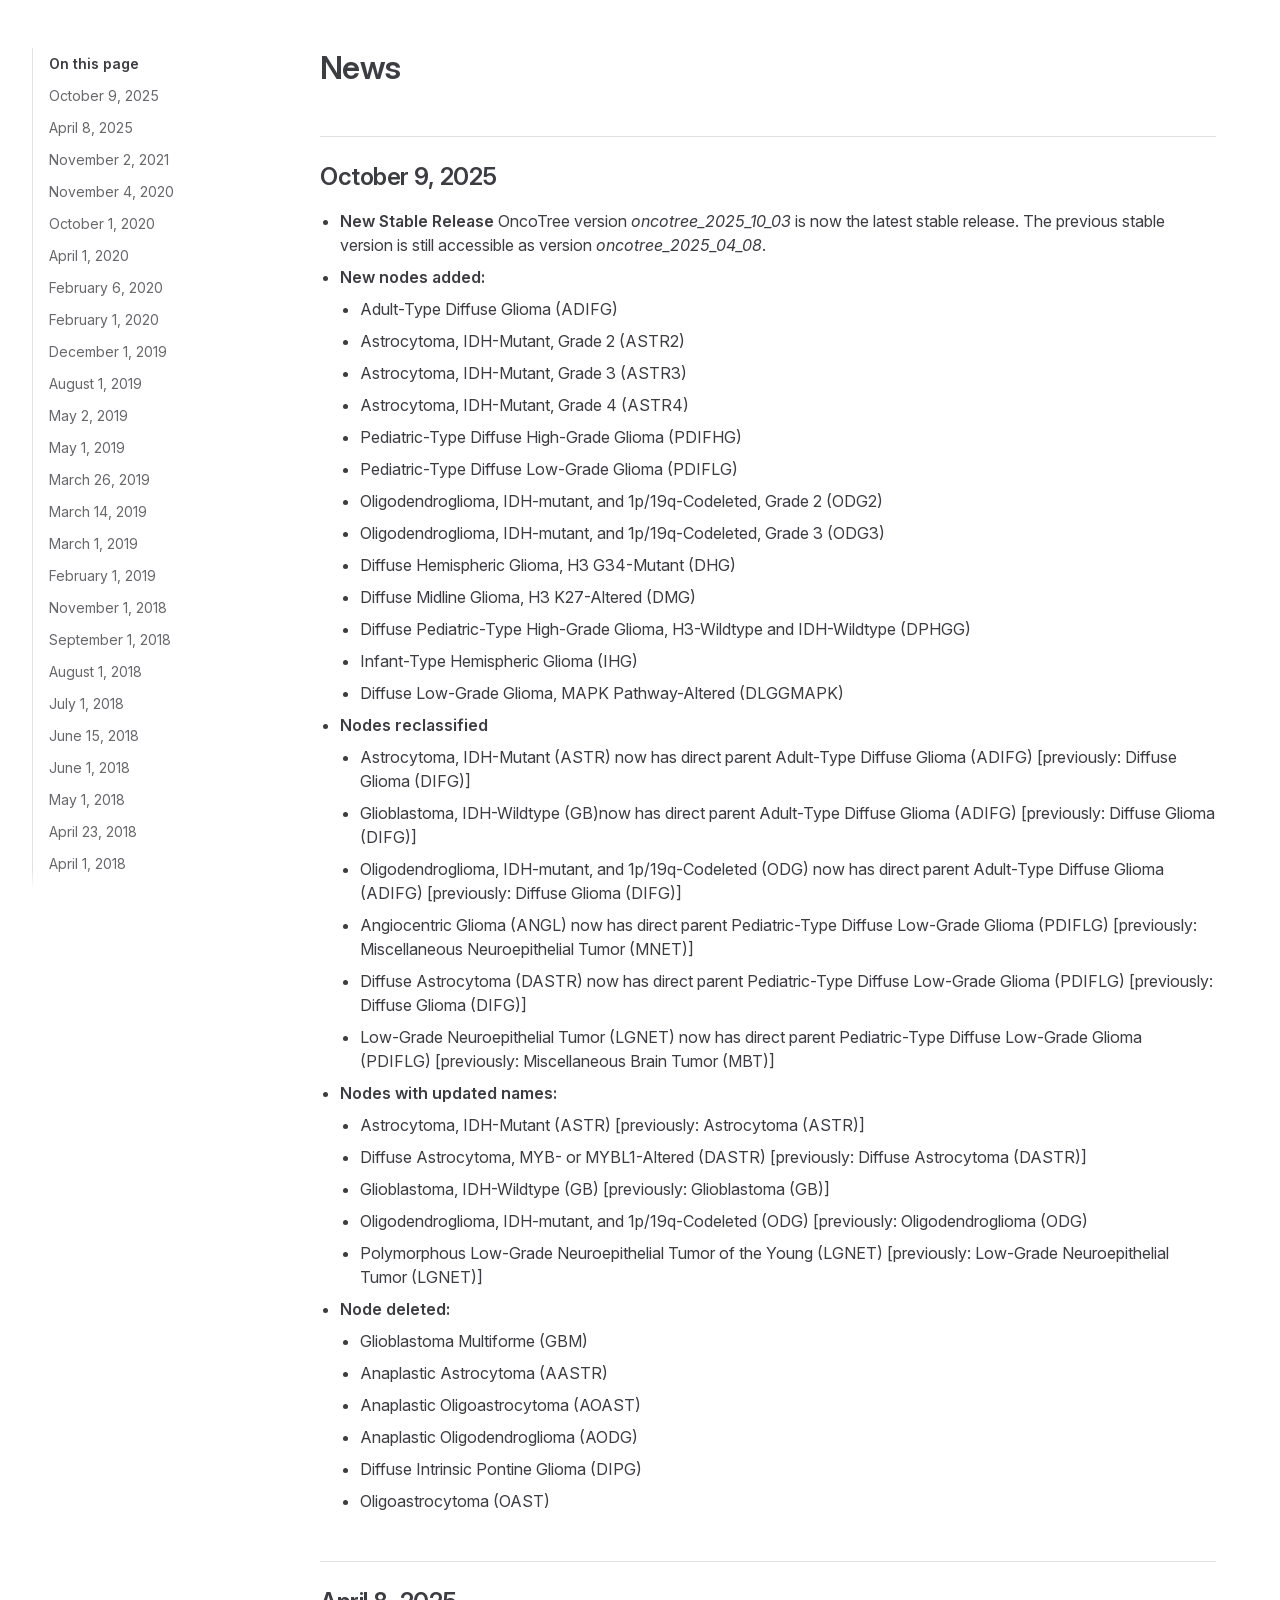
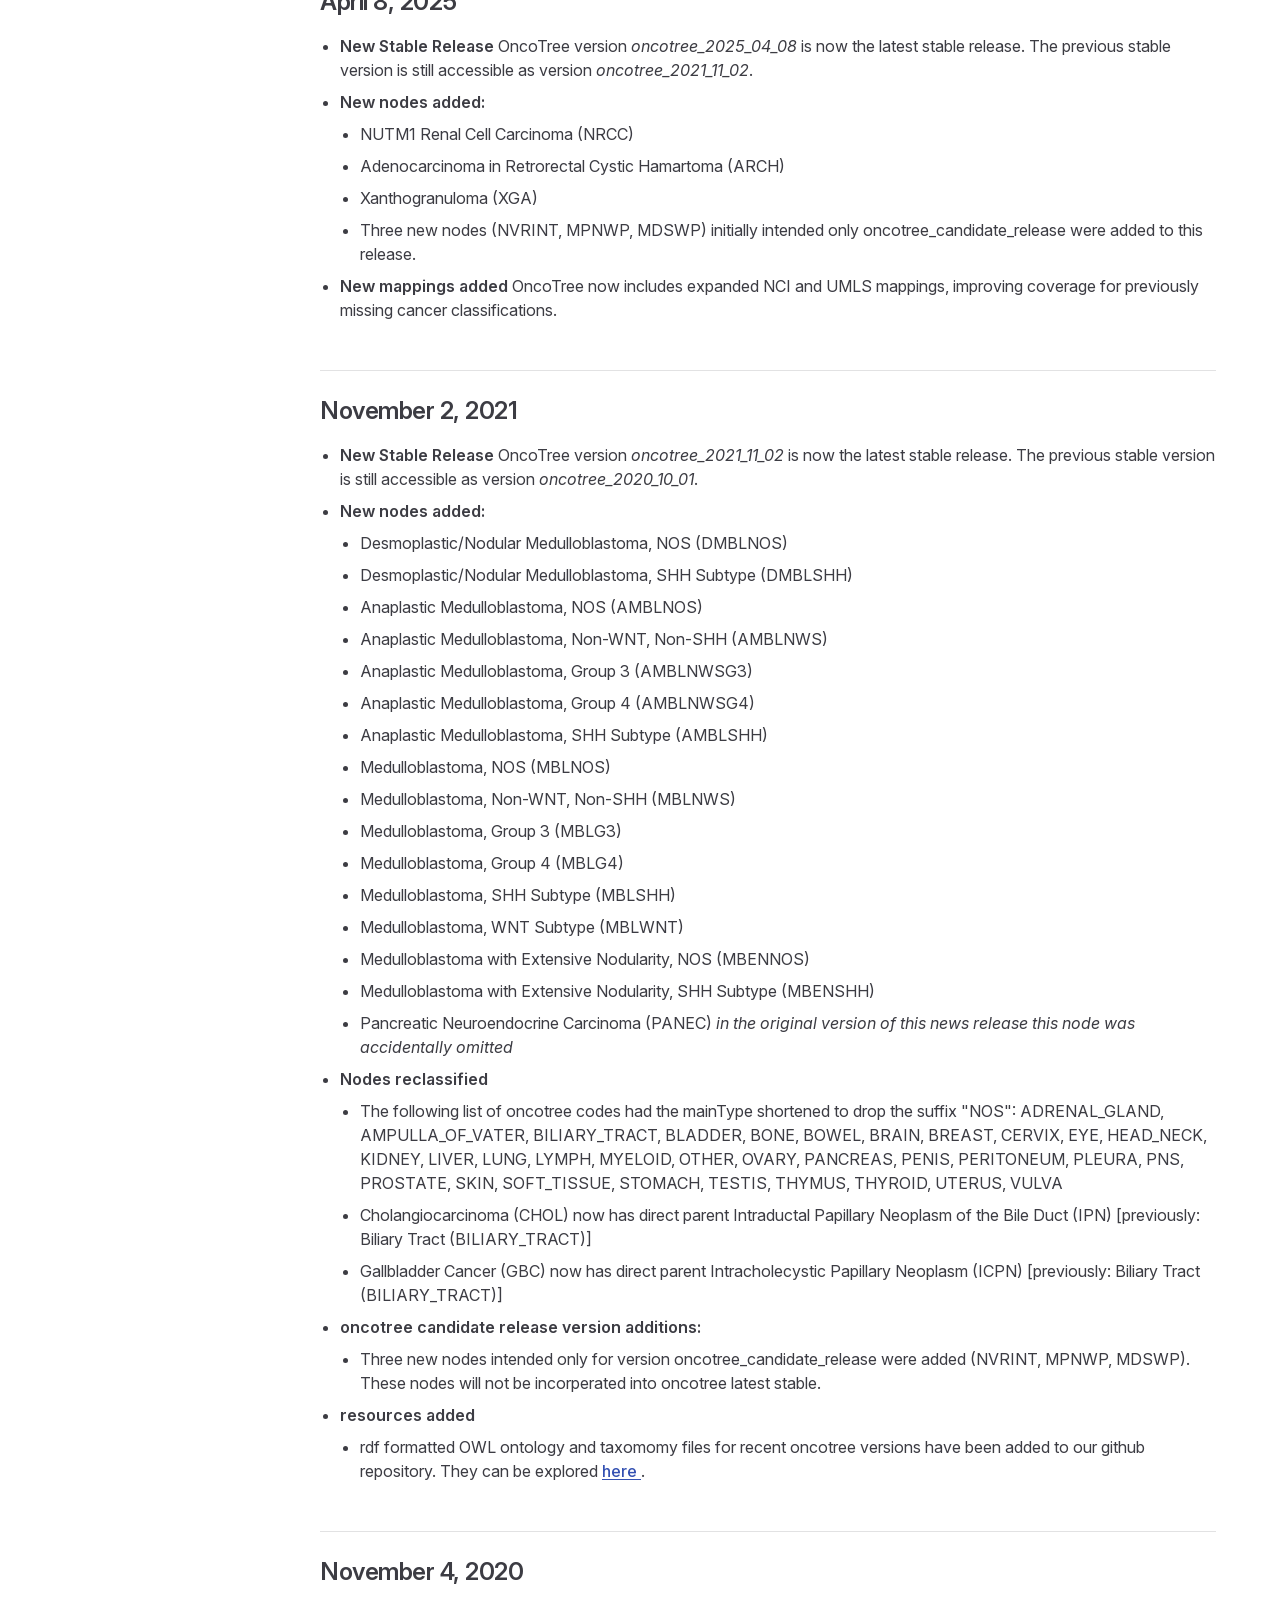
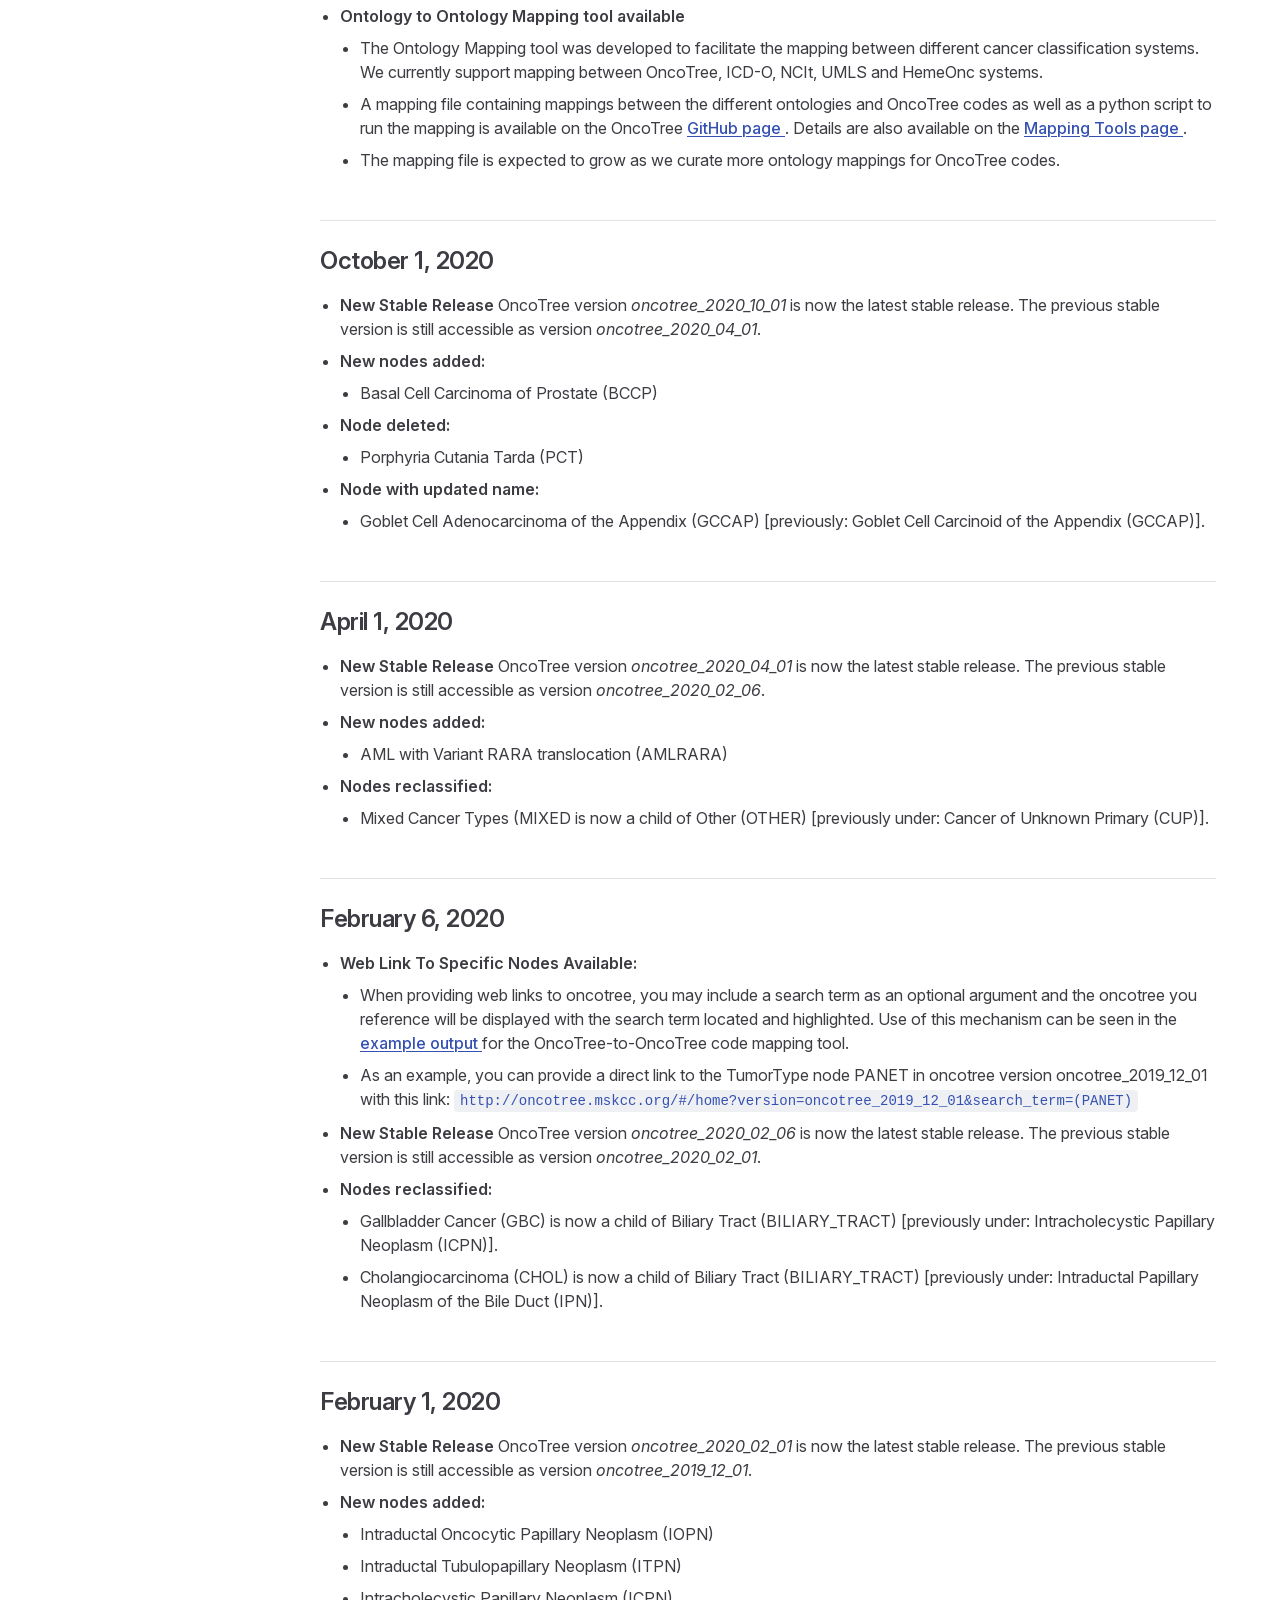
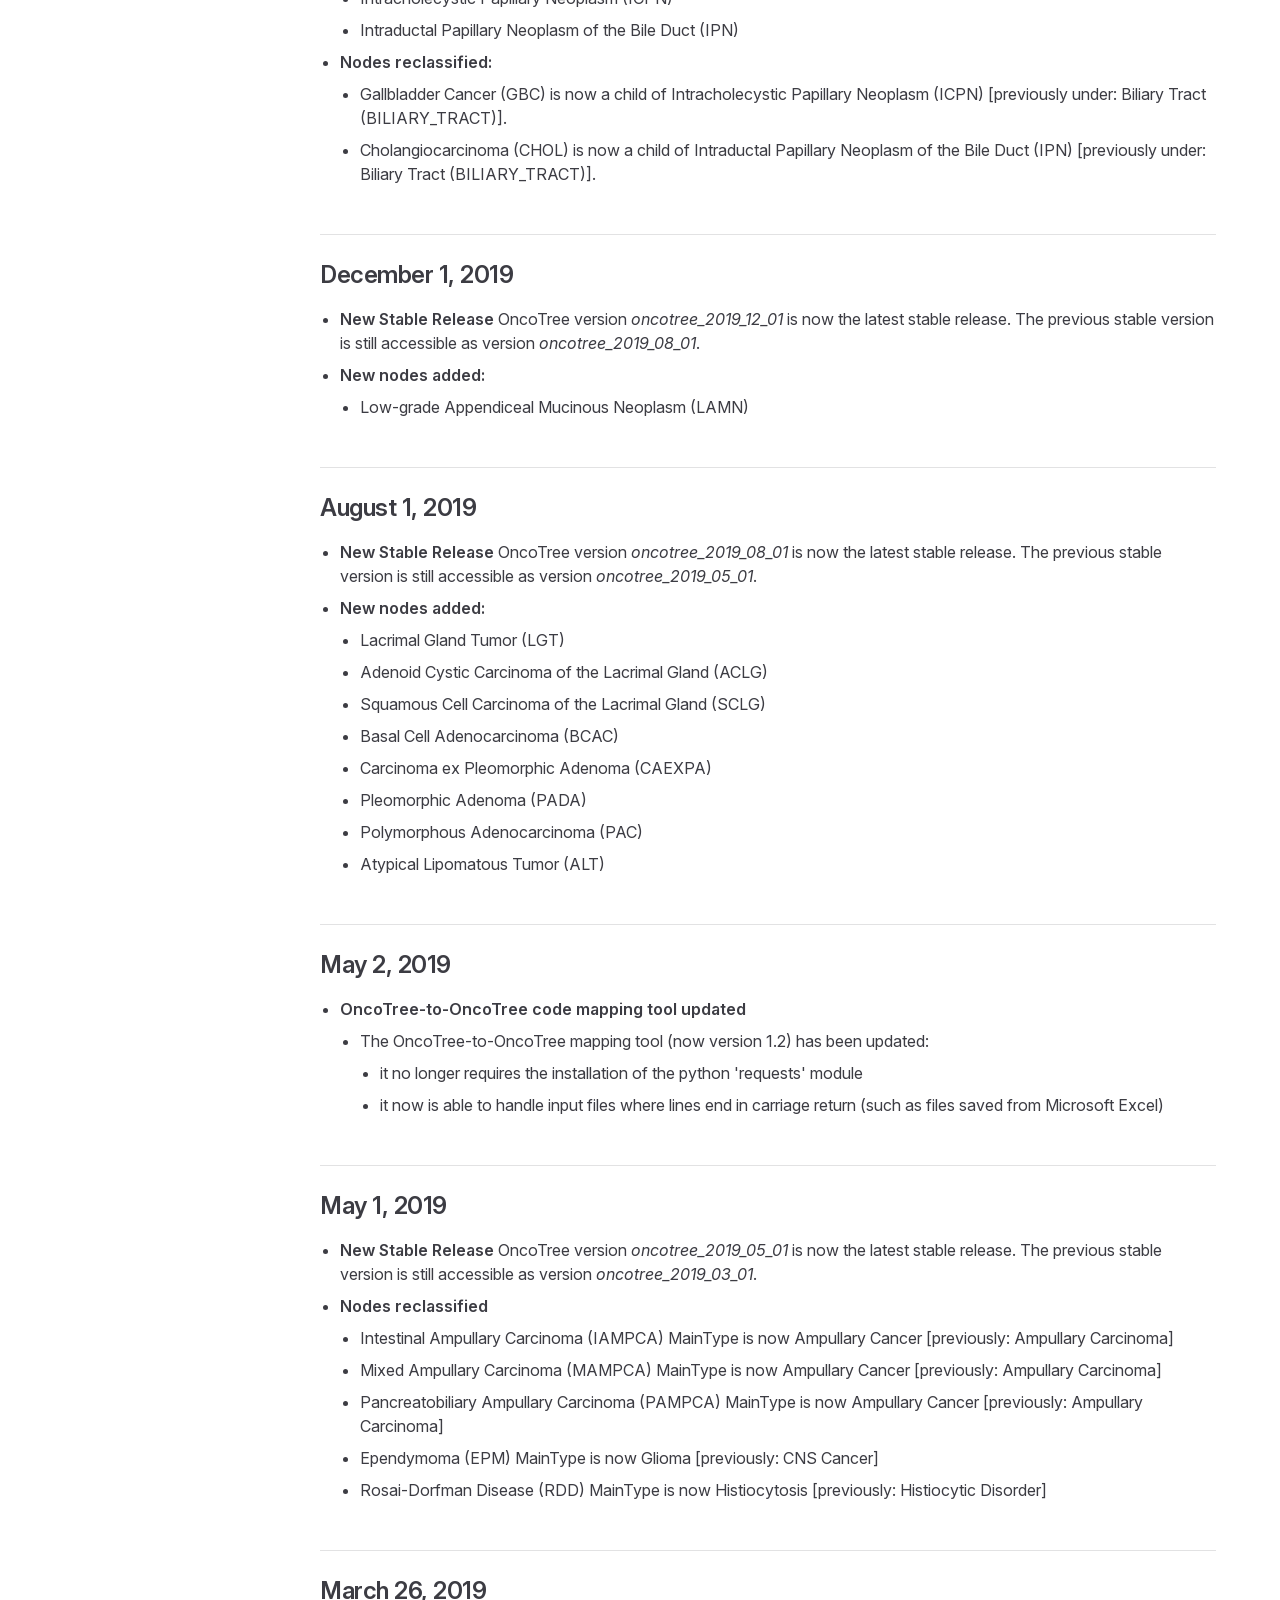
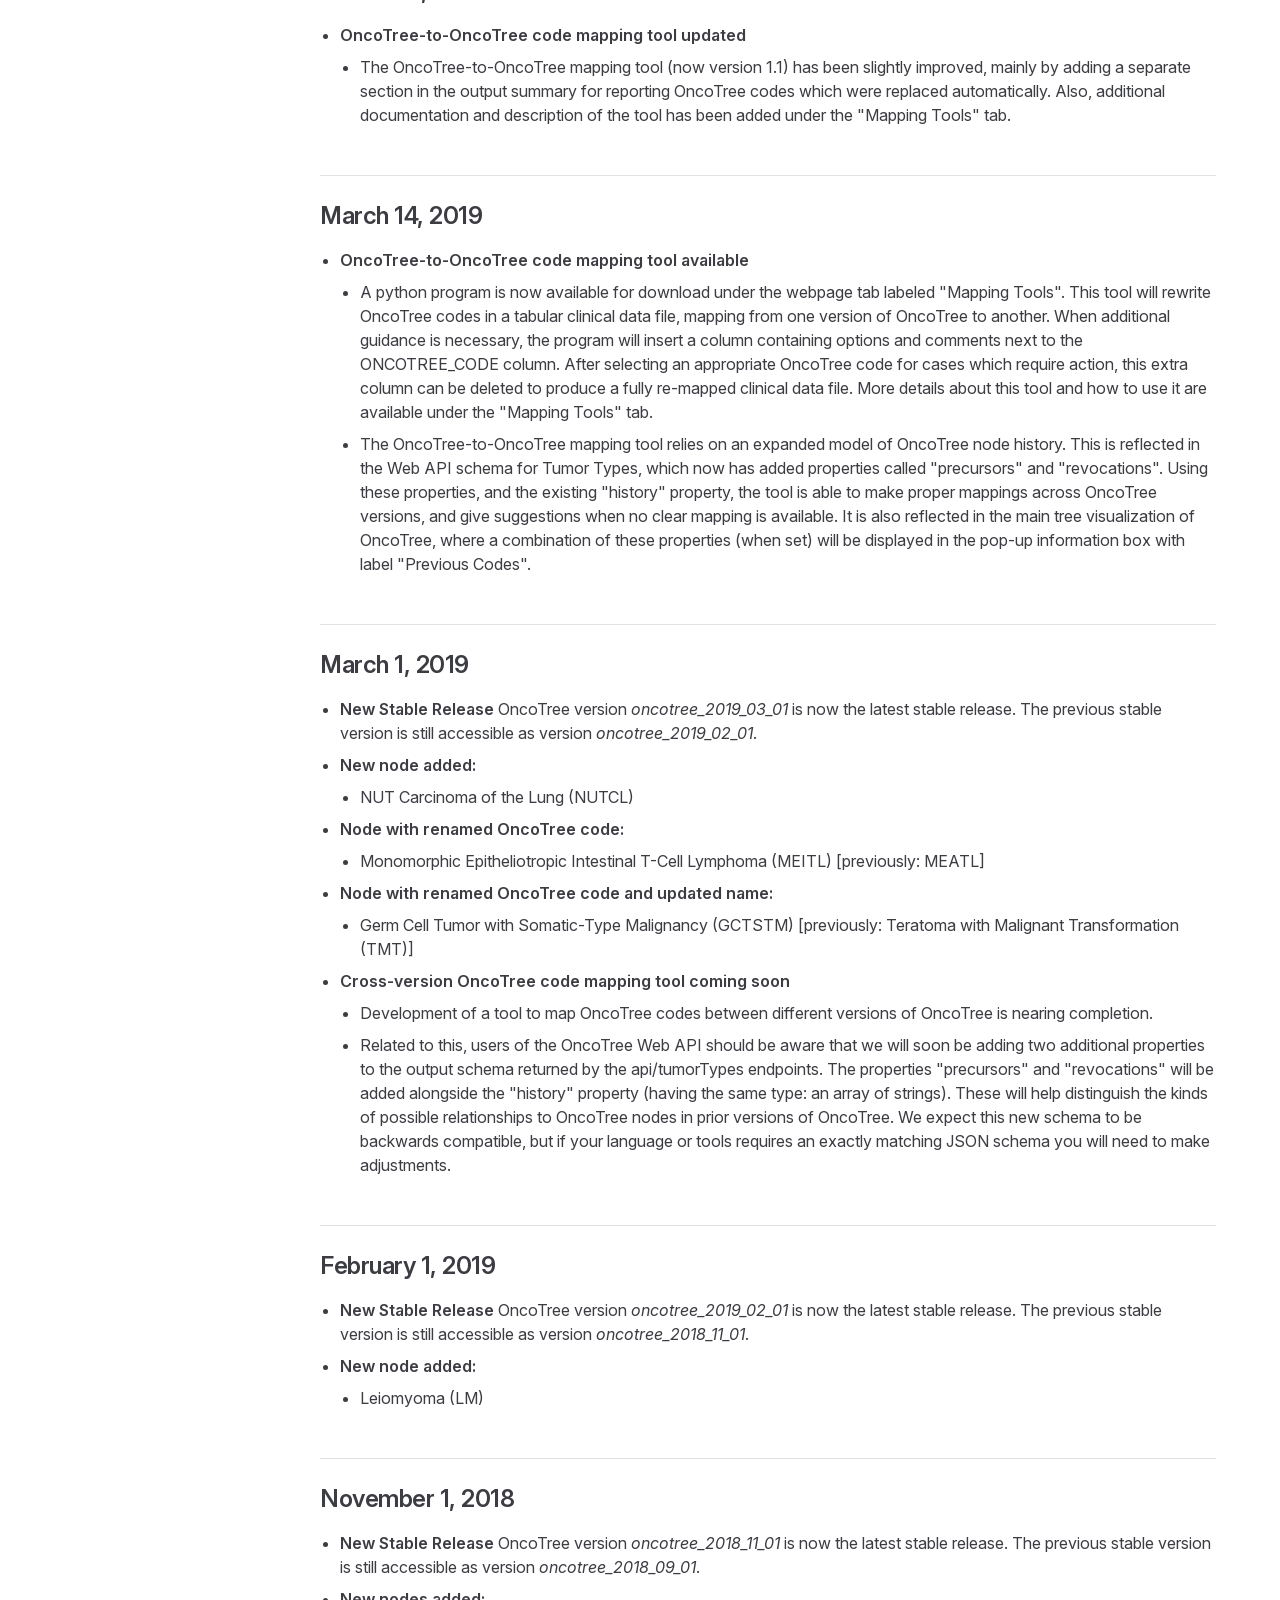
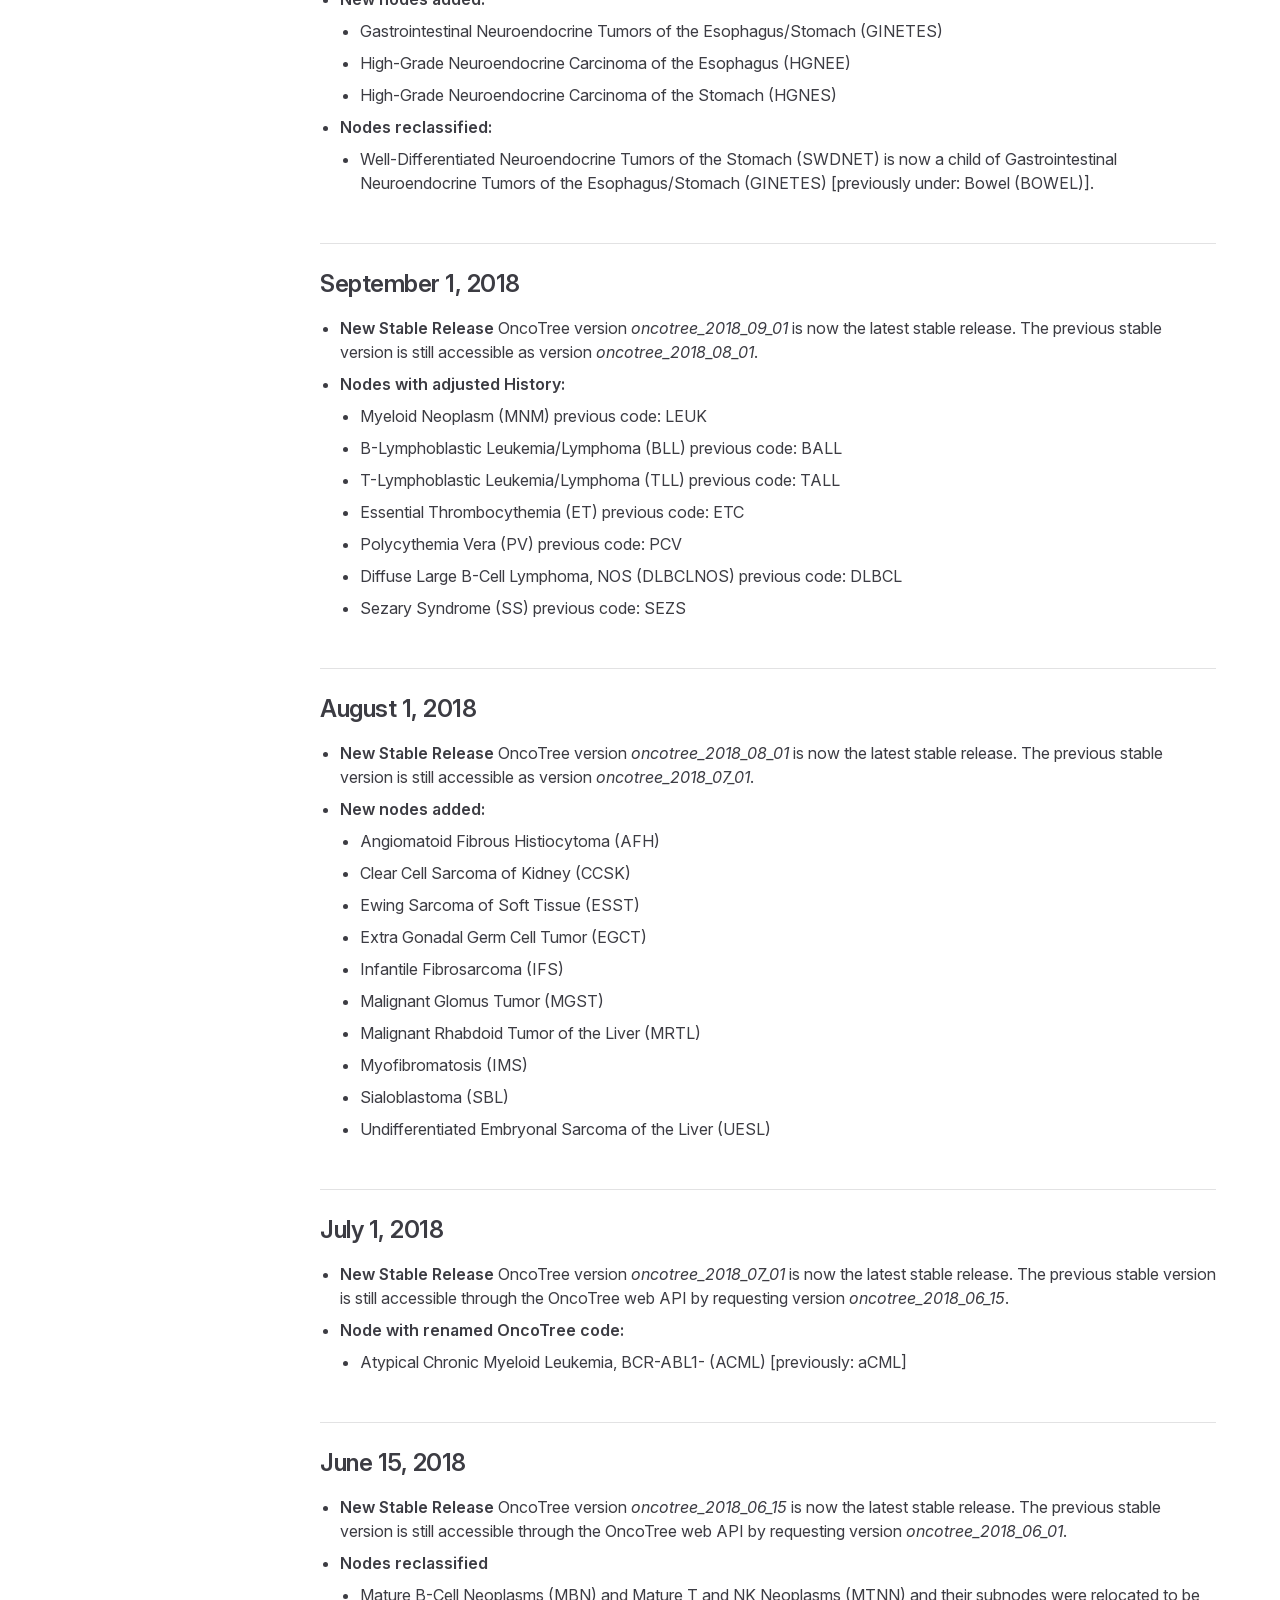
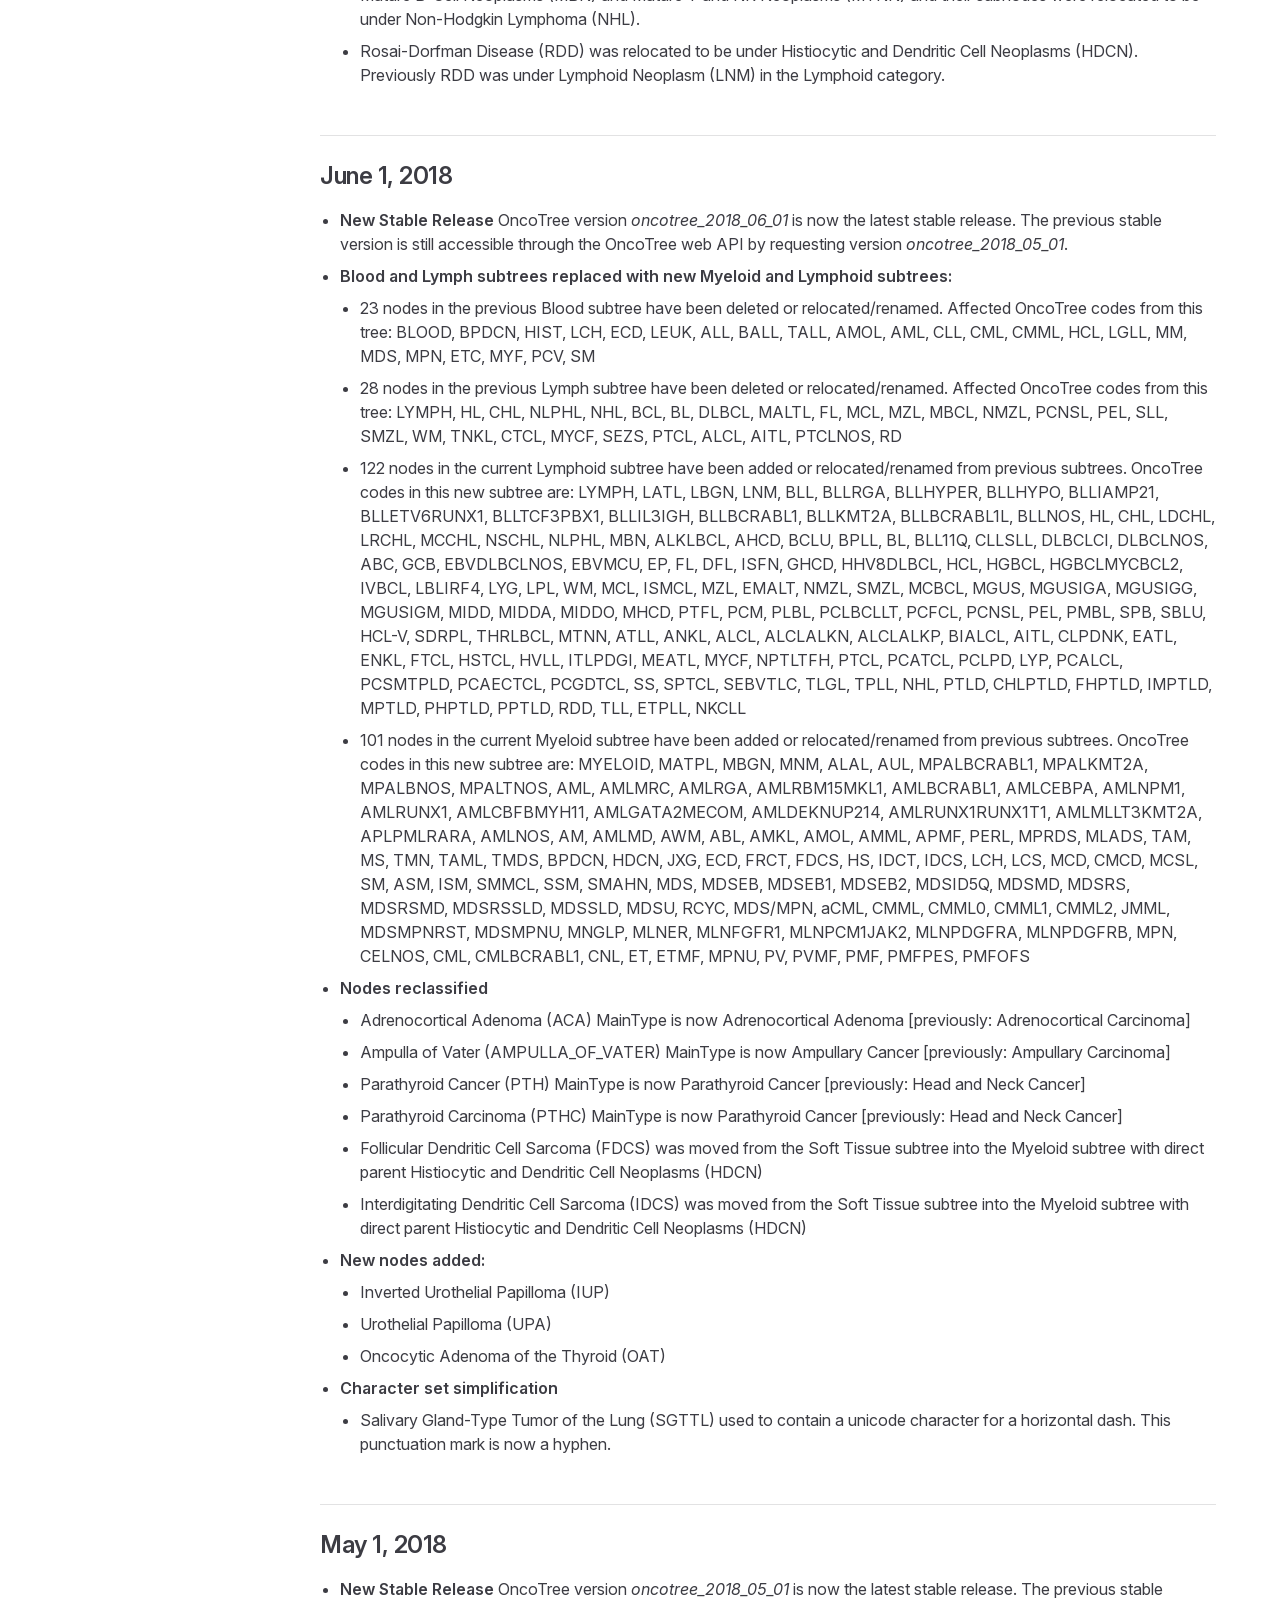
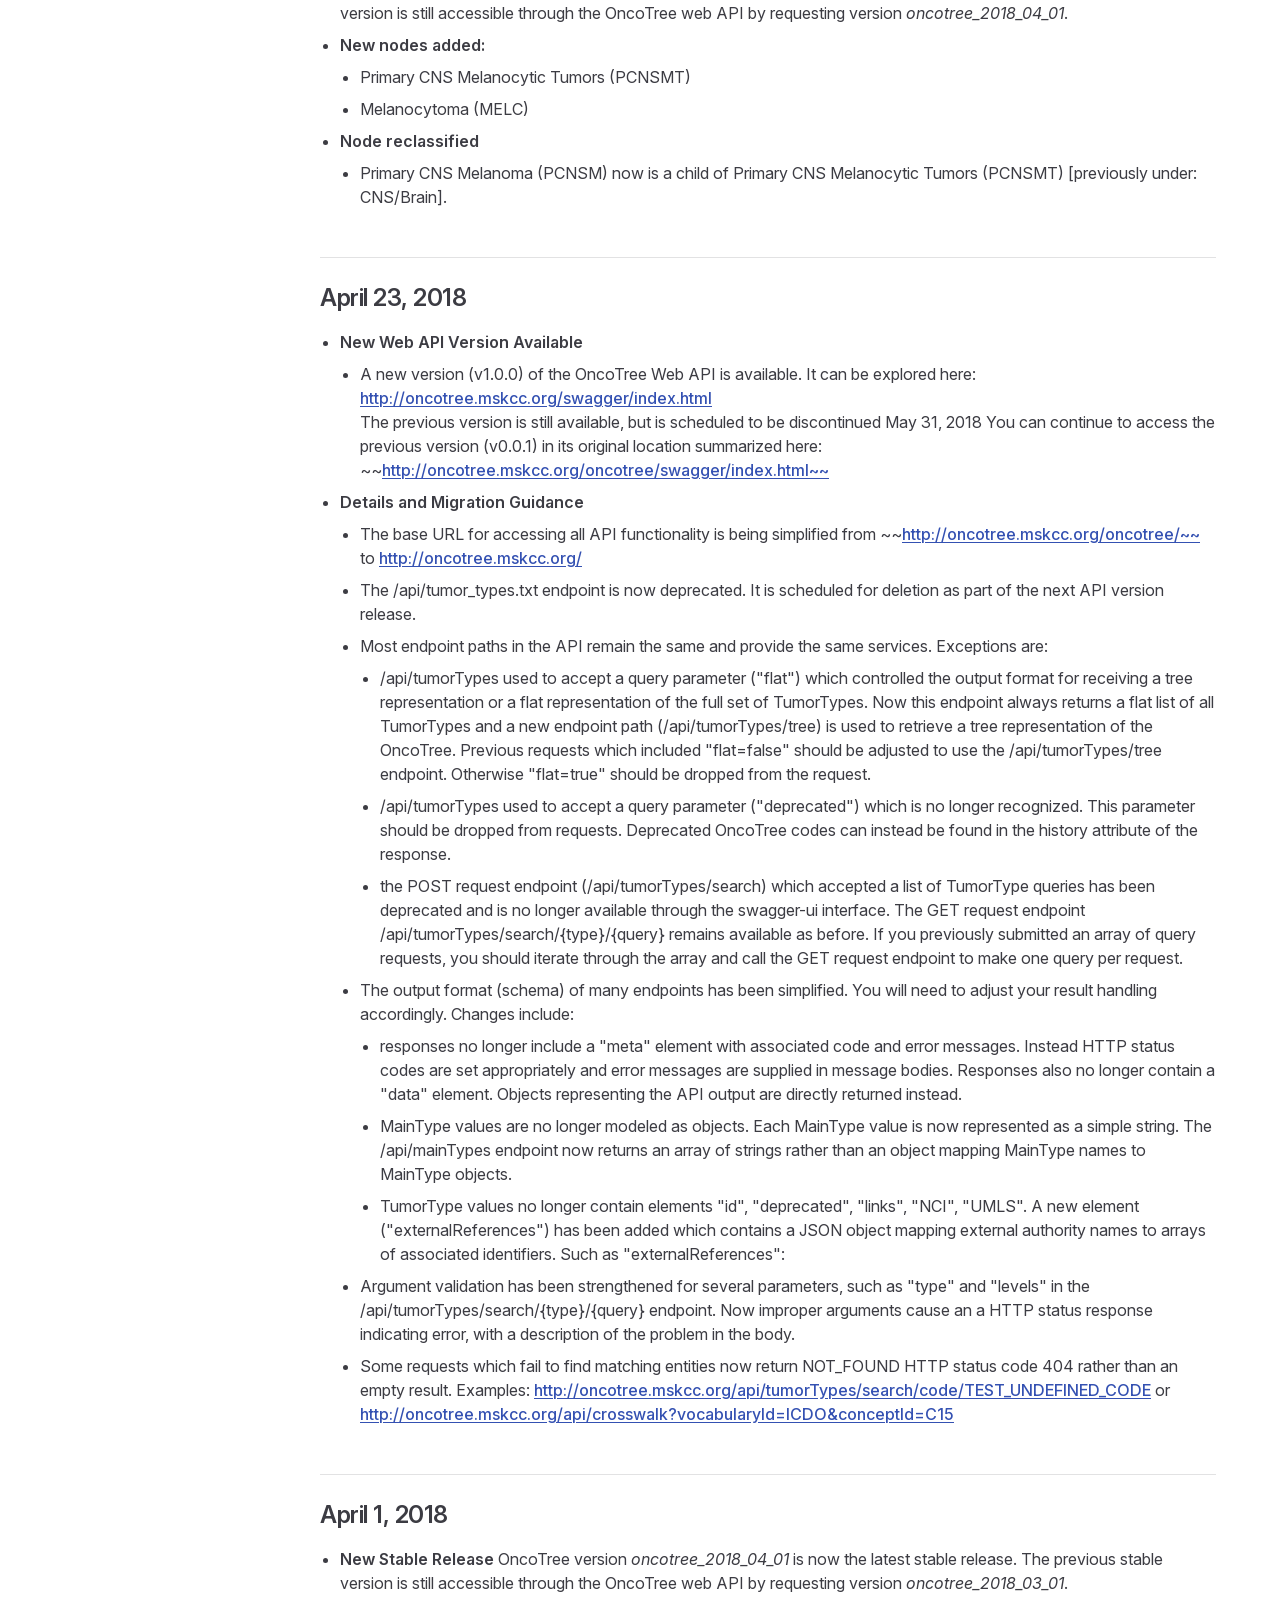
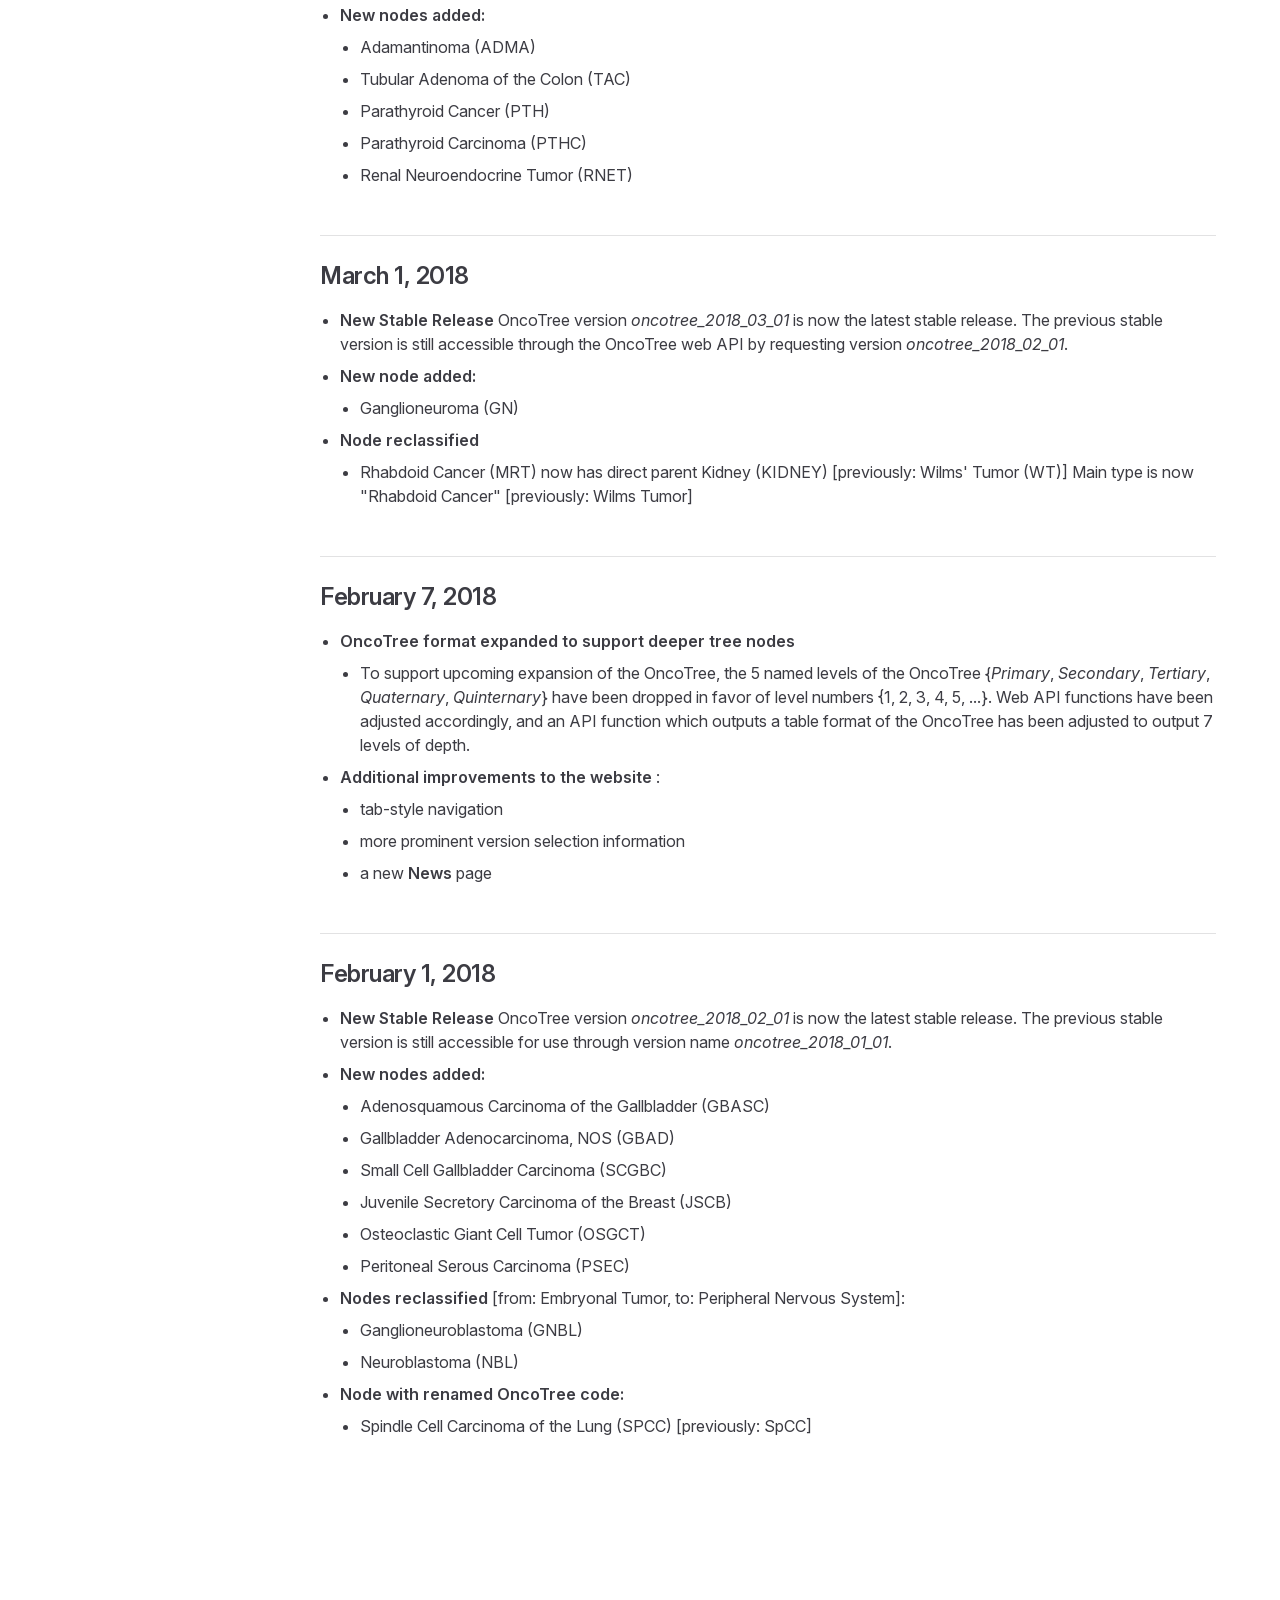
<file: news.html>
<!DOCTYPE html>
<html lang="en-US" dir="ltr">
  <head>
    <meta charset="utf-8">
    <meta name="viewport" content="width=device-width,initial-scale=1">
    <title>News | OncoTree</title>
    <meta name="description" content="OncoTree, an open-source cancer classification system, to address fast-evolving needs in clinical reporting of genomic sequencing results and associated oncology research.">
    <meta name="generator" content="VitePress v1.3.1">
    <link rel="preload stylesheet" href="/assets/style.BcnvdKId.css" as="style">
    
    <script type="module" src="/assets/app.sSsk8a3-.js"></script>
    <link rel="preload" href="/assets/inter-roman-latin.Di8DUHzh.woff2" as="font" type="font/woff2" crossorigin="">
    <link rel="modulepreload" href="/assets/chunks/framework.DoI_t_ET.js">
    <link rel="modulepreload" href="/assets/chunks/theme.xaUbq3q1.js">
    <link rel="modulepreload" href="/assets/news.md.B0ObOhH3.lean.js">
    <script id="check-dark-mode">(()=>{const e=localStorage.getItem("vitepress-theme-appearance")||"auto",a=window.matchMedia("(prefers-color-scheme: dark)").matches;(!e||e==="auto"?a:e==="dark")&&document.documentElement.classList.add("dark")})();</script>
    <script id="check-mac-os">document.documentElement.classList.toggle("mac",/Mac|iPhone|iPod|iPad/i.test(navigator.platform));</script>
  </head>
  <body>
    <div id="app"><div class="Layout" data-v-f21601dd><!--[--><!--]--><!--[--><span tabindex="-1" data-v-855f1d8f></span><a href="#VPContent" class="VPSkipLink visually-hidden" data-v-855f1d8f> Skip to content </a><!--]--><!----><header class="VPNav" data-v-f21601dd data-v-7ee7beb9><div class="VPNavBar top" data-v-7ee7beb9 data-v-f36c55c4><div class="wrapper" data-v-f36c55c4><div class="container" data-v-f36c55c4><div class="title" data-v-f36c55c4><div class="VPNavBarTitle" data-v-f36c55c4 data-v-eeffd6b6><a class="title" href="/" data-v-eeffd6b6><!--[--><!--]--><!----><!----><!--[--><!--]--></a></div></div><div class="content" data-v-f36c55c4><div class="content-body" data-v-f36c55c4><!--[--><!--]--><div class="VPNavBarSearch search" data-v-f36c55c4><!----></div><!----><!----><div class="VPNavBarAppearance appearance" data-v-f36c55c4 data-v-cffbd78d><button class="VPSwitch VPSwitchAppearance" type="button" role="switch" title="Switch to dark theme" aria-checked="false" data-v-cffbd78d data-v-ee73d4c5 data-v-bdc03bc8><span class="check" data-v-bdc03bc8><span class="icon" data-v-bdc03bc8><!--[--><span class="vpi-sun sun" data-v-ee73d4c5></span><span class="vpi-moon moon" data-v-ee73d4c5></span><!--]--></span></span></button></div><!----><div class="VPFlyout VPNavBarExtra extra" data-v-f36c55c4 data-v-f14e61c6 data-v-c5163e7c><button type="button" class="button" aria-haspopup="true" aria-expanded="false" aria-label="extra navigation" data-v-c5163e7c><span class="vpi-more-horizontal icon" data-v-c5163e7c></span></button><div class="menu" data-v-c5163e7c><div class="VPMenu" data-v-c5163e7c data-v-5e6aeb27><!----><!--[--><!--[--><!----><div class="group" data-v-f14e61c6><div class="item appearance" data-v-f14e61c6><p class="label" data-v-f14e61c6>Appearance</p><div class="appearance-action" data-v-f14e61c6><button class="VPSwitch VPSwitchAppearance" type="button" role="switch" title="Switch to dark theme" aria-checked="false" data-v-f14e61c6 data-v-ee73d4c5 data-v-bdc03bc8><span class="check" data-v-bdc03bc8><span class="icon" data-v-bdc03bc8><!--[--><span class="vpi-sun sun" data-v-ee73d4c5></span><span class="vpi-moon moon" data-v-ee73d4c5></span><!--]--></span></span></button></div></div></div><!----><!--]--><!--]--></div></div></div><!--[--><!--]--><button type="button" class="VPNavBarHamburger hamburger" aria-label="mobile navigation" aria-expanded="false" aria-controls="VPNavScreen" data-v-f36c55c4 data-v-0777b0ac><span class="container" data-v-0777b0ac><span class="top" data-v-0777b0ac></span><span class="middle" data-v-0777b0ac></span><span class="bottom" data-v-0777b0ac></span></span></button></div></div></div></div><div class="divider" data-v-f36c55c4><div class="divider-line" data-v-f36c55c4></div></div></div><!----></header><div class="VPLocalNav empty fixed" data-v-f21601dd data-v-3b761566><div class="container" data-v-3b761566><!----><div class="VPLocalNavOutlineDropdown" style="--vp-vh:0px;" data-v-3b761566 data-v-d3fe4599><button data-v-d3fe4599>Return to top</button><!----></div></div></div><!----><div class="VPContent" id="VPContent" data-v-f21601dd data-v-4a52df13><div class="VPDoc has-aside" data-v-4a52df13 data-v-6abade7f><!--[--><!--]--><div class="container" data-v-6abade7f><div class="left-aside aside" data-v-6abade7f><div class="aside-curtain" data-v-6abade7f></div><div class="aside-container" data-v-6abade7f><div class="aside-content" data-v-6abade7f><div class="VPDocAside" data-v-6abade7f data-v-7f596efe><!--[--><!--]--><!--[--><!--]--><nav aria-labelledby="doc-outline-aria-label" class="VPDocAsideOutline" data-v-7f596efe data-v-f71b55e6><div class="content" data-v-f71b55e6><div class="outline-marker" data-v-f71b55e6></div><div aria-level="2" class="outline-title" id="doc-outline-aria-label" role="heading" data-v-f71b55e6>On this page</div><ul class="VPDocOutlineItem root" data-v-f71b55e6 data-v-2bb94b6b><!--[--><!--]--></ul></div></nav><!--[--><!--]--><div class="spacer" data-v-7f596efe></div><!--[--><!--]--><!----><!--[--><!--]--><!--[--><!--]--></div></div></div></div><div class="content" data-v-6abade7f><div class="content-container" data-v-6abade7f><!--[--><!--]--><main class="main" data-v-6abade7f><div style="position:relative;" class="vp-doc _news" data-v-6abade7f><div><h1 id="news" tabindex="-1">News <a class="header-anchor" href="#news" aria-label="Permalink to &quot;News&quot;">​</a></h1><h2 id="october-9-2025" tabindex="-1">October 9, 2025 <a class="header-anchor" href="#october-9-2025" aria-label="Permalink to &quot;October 9, 2025&quot;">​</a></h2><ul><li><strong>New Stable Release</strong> OncoTree version <em>oncotree_2025_10_03</em> is now the latest stable release. The previous stable version is still accessible as version <em>oncotree_2025_04_08</em>.</li><li><strong>New nodes added:</strong><ul><li>Adult-Type Diffuse Glioma (ADIFG)</li><li>Astrocytoma, IDH-Mutant, Grade 2 (ASTR2)</li><li>Astrocytoma, IDH-Mutant, Grade 3 (ASTR3)</li><li>Astrocytoma, IDH-Mutant, Grade 4 (ASTR4)</li><li>Pediatric-Type Diffuse High-Grade Glioma (PDIFHG)</li><li>Pediatric-Type Diffuse Low-Grade Glioma (PDIFLG)</li><li>Oligodendroglioma, IDH-mutant, and 1p/19q-Codeleted, Grade 2 (ODG2)</li><li>Oligodendroglioma, IDH-mutant, and 1p/19q-Codeleted, Grade 3 (ODG3)</li><li>Diffuse Hemispheric Glioma, H3 G34-Mutant (DHG)</li><li>Diffuse Midline Glioma, H3 K27-Altered (DMG)</li><li>Diffuse Pediatric-Type High-Grade Glioma, H3-Wildtype and IDH-Wildtype (DPHGG)</li><li>Infant-Type Hemispheric Glioma (IHG)</li><li>Diffuse Low-Grade Glioma, MAPK Pathway-Altered (DLGGMAPK)</li></ul></li><li><strong>Nodes reclassified</strong><ul><li>Astrocytoma, IDH-Mutant (ASTR) now has direct parent Adult-Type Diffuse Glioma (ADIFG) [previously: Diffuse Glioma (DIFG)]</li><li>Glioblastoma, IDH-Wildtype (GB)now has direct parent Adult-Type Diffuse Glioma (ADIFG) [previously: Diffuse Glioma (DIFG)]</li><li>Oligodendroglioma, IDH-mutant, and 1p/19q-Codeleted (ODG) now has direct parent Adult-Type Diffuse Glioma (ADIFG) [previously: Diffuse Glioma (DIFG)]</li><li>Angiocentric Glioma (ANGL) now has direct parent Pediatric-Type Diffuse Low-Grade Glioma (PDIFLG) [previously: Miscellaneous Neuroepithelial Tumor (MNET)]</li><li>Diffuse Astrocytoma (DASTR) now has direct parent Pediatric-Type Diffuse Low-Grade Glioma (PDIFLG) [previously: Diffuse Glioma (DIFG)]</li><li>Low-Grade Neuroepithelial Tumor (LGNET) now has direct parent Pediatric-Type Diffuse Low-Grade Glioma (PDIFLG) [previously: Miscellaneous Brain Tumor (MBT)]</li></ul></li><li><strong>Nodes with updated names:</strong><ul><li>Astrocytoma, IDH-Mutant (ASTR) [previously: Astrocytoma (ASTR)]</li><li>Diffuse Astrocytoma, MYB- or MYBL1-Altered (DASTR) [previously: Diffuse Astrocytoma (DASTR)]</li><li>Glioblastoma, IDH-Wildtype (GB) [previously: Glioblastoma (GB)]</li><li>Oligodendroglioma, IDH-mutant, and 1p/19q-Codeleted (ODG) [previously: Oligodendroglioma (ODG)</li><li>Polymorphous Low-Grade Neuroepithelial Tumor of the Young (LGNET) [previously: Low-Grade Neuroepithelial Tumor (LGNET)]</li></ul></li><li><strong>Node deleted:</strong><ul><li>Glioblastoma Multiforme (GBM)</li><li>Anaplastic Astrocytoma (AASTR)</li><li>Anaplastic Oligoastrocytoma (AOAST)</li><li>Anaplastic Oligodendroglioma (AODG)</li><li>Diffuse Intrinsic Pontine Glioma (DIPG)</li><li>Oligoastrocytoma (OAST)</li></ul></li></ul><h2 id="april-8-2025" tabindex="-1">April 8, 2025 <a class="header-anchor" href="#april-8-2025" aria-label="Permalink to &quot;April 8, 2025&quot;">​</a></h2><ul><li><strong>New Stable Release</strong> OncoTree version <em>oncotree_2025_04_08</em> is now the latest stable release. The previous stable version is still accessible as version <em>oncotree_2021_11_02</em>.</li><li><strong>New nodes added:</strong><ul><li>NUTM1 Renal Cell Carcinoma (NRCC)</li><li>Adenocarcinoma in Retrorectal Cystic Hamartoma (ARCH)</li><li>Xanthogranuloma (XGA)</li><li>Three new nodes (NVRINT, MPNWP, MDSWP) initially intended only oncotree_candidate_release were added to this release.</li></ul></li><li><strong>New mappings added</strong> OncoTree now includes expanded NCI and UMLS mappings, improving coverage for previously missing cancer classifications.</li></ul><h2 id="november-2-2021" tabindex="-1">November 2, 2021 <a class="header-anchor" href="#november-2-2021" aria-label="Permalink to &quot;November 2, 2021&quot;">​</a></h2><ul><li><strong>New Stable Release</strong> OncoTree version <em>oncotree_2021_11_02</em> is now the latest stable release. The previous stable version is still accessible as version <em>oncotree_2020_10_01</em>.</li><li><strong>New nodes added:</strong><ul><li>Desmoplastic/Nodular Medulloblastoma, NOS (DMBLNOS)</li><li>Desmoplastic/Nodular Medulloblastoma, SHH Subtype (DMBLSHH)</li><li>Anaplastic Medulloblastoma, NOS (AMBLNOS)</li><li>Anaplastic Medulloblastoma, Non-WNT, Non-SHH (AMBLNWS)</li><li>Anaplastic Medulloblastoma, Group 3 (AMBLNWSG3)</li><li>Anaplastic Medulloblastoma, Group 4 (AMBLNWSG4)</li><li>Anaplastic Medulloblastoma, SHH Subtype (AMBLSHH)</li><li>Medulloblastoma, NOS (MBLNOS)</li><li>Medulloblastoma, Non-WNT, Non-SHH (MBLNWS)</li><li>Medulloblastoma, Group 3 (MBLG3)</li><li>Medulloblastoma, Group 4 (MBLG4)</li><li>Medulloblastoma, SHH Subtype (MBLSHH)</li><li>Medulloblastoma, WNT Subtype (MBLWNT)</li><li>Medulloblastoma with Extensive Nodularity, NOS (MBENNOS)</li><li>Medulloblastoma with Extensive Nodularity, SHH Subtype (MBENSHH)</li><li>Pancreatic Neuroendocrine Carcinoma (PANEC) <em>in the original version of this news release this node was accidentally omitted</em></li></ul></li><li><strong>Nodes reclassified</strong><ul><li>The following list of oncotree codes had the mainType shortened to drop the suffix &quot;NOS&quot;: ADRENAL_GLAND, AMPULLA_OF_VATER, BILIARY_TRACT, BLADDER, BONE, BOWEL, BRAIN, BREAST, CERVIX, EYE, HEAD_NECK, KIDNEY, LIVER, LUNG, LYMPH, MYELOID, OTHER, OVARY, PANCREAS, PENIS, PERITONEUM, PLEURA, PNS, PROSTATE, SKIN, SOFT_TISSUE, STOMACH, TESTIS, THYMUS, THYROID, UTERUS, VULVA</li><li>Cholangiocarcinoma (CHOL) now has direct parent Intraductal Papillary Neoplasm of the Bile Duct (IPN) [previously: Biliary Tract (BILIARY_TRACT)]</li><li>Gallbladder Cancer (GBC) now has direct parent Intracholecystic Papillary Neoplasm (ICPN) [previously: Biliary Tract (BILIARY_TRACT)]</li></ul></li><li><strong>oncotree candidate release version additions:</strong><ul><li>Three new nodes intended only for version oncotree_candidate_release were added (NVRINT, MPNWP, MDSWP). These nodes will not be incorperated into oncotree latest stable.</li></ul></li><li><strong>resources added</strong><ul><li>rdf formatted OWL ontology and taxomomy files for recent oncotree versions have been added to our github repository. They can be explored <a href="https://github.com/cBioPortal/oncotree/tree/master/resources/rdf" target="_blank" rel="noreferrer">here <span class="text-primary oi oi-external-link"></span></a>.</li></ul></li></ul><h2 id="november-4-2020" tabindex="-1">November 4, 2020 <a class="header-anchor" href="#november-4-2020" aria-label="Permalink to &quot;November 4, 2020&quot;">​</a></h2><ul><li><strong>Ontology to Ontology Mapping tool available</strong><ul><li>The Ontology Mapping tool was developed to facilitate the mapping between different cancer classification systems. We currently support mapping between OncoTree, ICD-O, NCIt, UMLS and HemeOnc systems.</li><li>A mapping file containing mappings between the different ontologies and OncoTree codes as well as a python script to run the mapping is available on the OncoTree <a href="https://github.com/cBioPortal/oncotree/tree/master/scripts/ontology_to_ontology_mapping_tool" target="_blank" rel="noreferrer">GitHub page <span class="text-primary oi oi-external-link"></span></a>. Details are also available on the <a href="http://oncotree.info/images/../#/home?tab=mapping" target="_blank" rel="noreferrer">Mapping Tools page <span class="text-primary oi oi-external-link"></span></a>.</li><li>The mapping file is expected to grow as we curate more ontology mappings for OncoTree codes.</li></ul></li></ul><h2 id="october-1-2020" tabindex="-1">October 1, 2020 <a class="header-anchor" href="#october-1-2020" aria-label="Permalink to &quot;October 1, 2020&quot;">​</a></h2><ul><li><strong>New Stable Release</strong> OncoTree version <em>oncotree_2020_10_01</em> is now the latest stable release. The previous stable version is still accessible as version <em>oncotree_2020_04_01</em>.</li><li><strong>New nodes added:</strong><ul><li>Basal Cell Carcinoma of Prostate (BCCP)</li></ul></li><li><strong>Node deleted:</strong><ul><li>Porphyria Cutania Tarda (PCT)</li></ul></li><li><strong>Node with updated name:</strong><ul><li>Goblet Cell Adenocarcinoma of the Appendix (GCCAP) [previously: Goblet Cell Carcinoid of the Appendix (GCCAP)].</li></ul></li></ul><h2 id="april-1-2020" tabindex="-1">April 1, 2020 <a class="header-anchor" href="#april-1-2020" aria-label="Permalink to &quot;April 1, 2020&quot;">​</a></h2><ul><li><strong>New Stable Release</strong> OncoTree version <em>oncotree_2020_04_01</em> is now the latest stable release. The previous stable version is still accessible as version <em>oncotree_2020_02_06</em>.</li><li><strong>New nodes added:</strong><ul><li>AML with Variant RARA translocation (AMLRARA)</li></ul></li><li><strong>Nodes reclassified:</strong><ul><li>Mixed Cancer Types (MIXED is now a child of Other (OTHER) [previously under: Cancer of Unknown Primary (CUP)].</li></ul></li></ul><h2 id="february-6-2020" tabindex="-1">February 6, 2020 <a class="header-anchor" href="#february-6-2020" aria-label="Permalink to &quot;February 6, 2020&quot;">​</a></h2><ul><li><strong>Web Link To Specific Nodes Available:</strong><ul><li>When providing web links to oncotree, you may include a search term as an optional argument and the oncotree you reference will be displayed with the search term located and highlighted. Use of this mechanism can be seen in the <a href="https://raw.githubusercontent.com/cBioPortal/oncotree/master/docs/resources/data_clinical_sample_remapped_summary.html" target="_blank" rel="noreferrer">example output <span class="text-primary oi oi-external-link"></span></a> for the OncoTree-to-OncoTree code mapping tool.</li><li>As an example, you can provide a direct link to the TumorType node PANET in oncotree version oncotree_2019_12_01 with this link: <code>http://oncotree.mskcc.org/#/home?version=oncotree_2019_12_01&amp;search_term=(PANET)</code></li></ul></li><li><strong>New Stable Release</strong> OncoTree version <em>oncotree_2020_02_06</em> is now the latest stable release. The previous stable version is still accessible as version <em>oncotree_2020_02_01</em>.</li><li><strong>Nodes reclassified:</strong><ul><li>Gallbladder Cancer (GBC) is now a child of Biliary Tract (BILIARY_TRACT) [previously under: Intracholecystic Papillary Neoplasm (ICPN)].</li><li>Cholangiocarcinoma (CHOL) is now a child of Biliary Tract (BILIARY_TRACT) [previously under: Intraductal Papillary Neoplasm of the Bile Duct (IPN)].</li></ul></li></ul><h2 id="february-1-2020" tabindex="-1">February 1, 2020 <a class="header-anchor" href="#february-1-2020" aria-label="Permalink to &quot;February 1, 2020&quot;">​</a></h2><ul><li><strong>New Stable Release</strong> OncoTree version <em>oncotree_2020_02_01</em> is now the latest stable release. The previous stable version is still accessible as version <em>oncotree_2019_12_01</em>.</li><li><strong>New nodes added:</strong><ul><li>Intraductal Oncocytic Papillary Neoplasm (IOPN)</li><li>Intraductal Tubulopapillary Neoplasm (ITPN)</li><li>Intracholecystic Papillary Neoplasm (ICPN)</li><li>Intraductal Papillary Neoplasm of the Bile Duct (IPN)</li></ul></li><li><strong>Nodes reclassified:</strong><ul><li>Gallbladder Cancer (GBC) is now a child of Intracholecystic Papillary Neoplasm (ICPN) [previously under: Biliary Tract (BILIARY_TRACT)].</li><li>Cholangiocarcinoma (CHOL) is now a child of Intraductal Papillary Neoplasm of the Bile Duct (IPN) [previously under: Biliary Tract (BILIARY_TRACT)].</li></ul></li></ul><h2 id="december-1-2019" tabindex="-1">December 1, 2019 <a class="header-anchor" href="#december-1-2019" aria-label="Permalink to &quot;December 1, 2019&quot;">​</a></h2><ul><li><strong>New Stable Release</strong> OncoTree version <em>oncotree_2019_12_01</em> is now the latest stable release. The previous stable version is still accessible as version <em>oncotree_2019_08_01</em>.</li><li><strong>New nodes added:</strong><ul><li>Low-grade Appendiceal Mucinous Neoplasm (LAMN)</li></ul></li></ul><h2 id="august-1-2019" tabindex="-1">August 1, 2019 <a class="header-anchor" href="#august-1-2019" aria-label="Permalink to &quot;August 1, 2019&quot;">​</a></h2><ul><li><strong>New Stable Release</strong> OncoTree version <em>oncotree_2019_08_01</em> is now the latest stable release. The previous stable version is still accessible as version <em>oncotree_2019_05_01</em>.</li><li><strong>New nodes added:</strong><ul><li>Lacrimal Gland Tumor (LGT)</li><li>Adenoid Cystic Carcinoma of the Lacrimal Gland (ACLG)</li><li>Squamous Cell Carcinoma of the Lacrimal Gland (SCLG)</li><li>Basal Cell Adenocarcinoma (BCAC)</li><li>Carcinoma ex Pleomorphic Adenoma (CAEXPA)</li><li>Pleomorphic Adenoma (PADA)</li><li>Polymorphous Adenocarcinoma (PAC)</li><li>Atypical Lipomatous Tumor (ALT)</li></ul></li></ul><h2 id="may-2-2019" tabindex="-1">May 2, 2019 <a class="header-anchor" href="#may-2-2019" aria-label="Permalink to &quot;May 2, 2019&quot;">​</a></h2><ul><li><strong>OncoTree-to-OncoTree code mapping tool updated</strong><ul><li>The OncoTree-to-OncoTree mapping tool (now version 1.2) has been updated: <ul><li>it no longer requires the installation of the python &#39;requests&#39; module</li><li>it now is able to handle input files where lines end in carriage return (such as files saved from Microsoft Excel)</li></ul></li></ul></li></ul><h2 id="may-1-2019" tabindex="-1">May 1, 2019 <a class="header-anchor" href="#may-1-2019" aria-label="Permalink to &quot;May 1, 2019&quot;">​</a></h2><ul><li><strong>New Stable Release</strong> OncoTree version <em>oncotree_2019_05_01</em> is now the latest stable release. The previous stable version is still accessible as version <em>oncotree_2019_03_01</em>.</li><li><strong>Nodes reclassified</strong><ul><li>Intestinal Ampullary Carcinoma (IAMPCA) MainType is now Ampullary Cancer [previously: Ampullary Carcinoma]</li><li>Mixed Ampullary Carcinoma (MAMPCA) MainType is now Ampullary Cancer [previously: Ampullary Carcinoma]</li><li>Pancreatobiliary Ampullary Carcinoma (PAMPCA) MainType is now Ampullary Cancer [previously: Ampullary Carcinoma]</li><li>Ependymoma (EPM) MainType is now Glioma [previously: CNS Cancer]</li><li>Rosai-Dorfman Disease (RDD) MainType is now Histiocytosis [previously: Histiocytic Disorder]</li></ul></li></ul><h2 id="march-26-2019" tabindex="-1">March 26, 2019 <a class="header-anchor" href="#march-26-2019" aria-label="Permalink to &quot;March 26, 2019&quot;">​</a></h2><ul><li><strong>OncoTree-to-OncoTree code mapping tool updated</strong><ul><li>The OncoTree-to-OncoTree mapping tool (now version 1.1) has been slightly improved, mainly by adding a separate section in the output summary for reporting OncoTree codes which were replaced automatically. Also, additional documentation and description of the tool has been added under the &quot;Mapping Tools&quot; tab.</li></ul></li></ul><h2 id="march-14-2019" tabindex="-1">March 14, 2019 <a class="header-anchor" href="#march-14-2019" aria-label="Permalink to &quot;March 14, 2019&quot;">​</a></h2><ul><li><strong>OncoTree-to-OncoTree code mapping tool available</strong><ul><li>A python program is now available for download under the webpage tab labeled &quot;Mapping Tools&quot;. This tool will rewrite OncoTree codes in a tabular clinical data file, mapping from one version of OncoTree to another. When additional guidance is necessary, the program will insert a column containing options and comments next to the ONCOTREE_CODE column. After selecting an appropriate OncoTree code for cases which require action, this extra column can be deleted to produce a fully re-mapped clinical data file. More details about this tool and how to use it are available under the &quot;Mapping Tools&quot; tab.</li><li>The OncoTree-to-OncoTree mapping tool relies on an expanded model of OncoTree node history. This is reflected in the Web API schema for Tumor Types, which now has added properties called &quot;precursors&quot; and &quot;revocations&quot;. Using these properties, and the existing &quot;history&quot; property, the tool is able to make proper mappings across OncoTree versions, and give suggestions when no clear mapping is available. It is also reflected in the main tree visualization of OncoTree, where a combination of these properties (when set) will be displayed in the pop-up information box with label &quot;Previous Codes&quot;.</li></ul></li></ul><h2 id="march-1-2019" tabindex="-1">March 1, 2019 <a class="header-anchor" href="#march-1-2019" aria-label="Permalink to &quot;March 1, 2019&quot;">​</a></h2><ul><li><strong>New Stable Release</strong> OncoTree version <em>oncotree_2019_03_01</em> is now the latest stable release. The previous stable version is still accessible as version <em>oncotree_2019_02_01</em>.</li><li><strong>New node added:</strong><ul><li>NUT Carcinoma of the Lung (NUTCL)</li></ul></li><li><strong>Node with renamed OncoTree code:</strong><ul><li>Monomorphic Epitheliotropic Intestinal T-Cell Lymphoma (MEITL) [previously: MEATL]</li></ul></li><li><strong>Node with renamed OncoTree code and updated name:</strong><ul><li>Germ Cell Tumor with Somatic-Type Malignancy (GCTSTM) [previously: Teratoma with Malignant Transformation (TMT)]</li></ul></li><li><strong>Cross-version OncoTree code mapping tool coming soon</strong><ul><li>Development of a tool to map OncoTree codes between different versions of OncoTree is nearing completion.</li><li><span class="oi oi-warning text-danger" aria-hidden="true"></span> Related to this, users of the OncoTree Web API should be aware that we will soon be adding two additional properties to the output schema returned by the api/tumorTypes endpoints. The properties &quot;precursors&quot; and &quot;revocations&quot; will be added alongside the &quot;history&quot; property (having the same type: an array of strings). These will help distinguish the kinds of possible relationships to OncoTree nodes in prior versions of OncoTree. We expect this new schema to be backwards compatible, but if your language or tools requires an exactly matching JSON schema you will need to make adjustments.</li></ul></li></ul><h2 id="february-1-2019" tabindex="-1">February 1, 2019 <a class="header-anchor" href="#february-1-2019" aria-label="Permalink to &quot;February 1, 2019&quot;">​</a></h2><ul><li><strong>New Stable Release</strong> OncoTree version <em>oncotree_2019_02_01</em> is now the latest stable release. The previous stable version is still accessible as version <em>oncotree_2018_11_01</em>.</li><li><strong>New node added:</strong><ul><li>Leiomyoma (LM)</li></ul></li></ul><h2 id="november-1-2018" tabindex="-1">November 1, 2018 <a class="header-anchor" href="#november-1-2018" aria-label="Permalink to &quot;November 1, 2018&quot;">​</a></h2><ul><li><strong>New Stable Release</strong> OncoTree version <em>oncotree_2018_11_01</em> is now the latest stable release. The previous stable version is still accessible as version <em>oncotree_2018_09_01</em>.</li><li><strong>New nodes added:</strong><ul><li>Gastrointestinal Neuroendocrine Tumors of the Esophagus/Stomach (GINETES)</li><li>High-Grade Neuroendocrine Carcinoma of the Esophagus (HGNEE)</li><li>High-Grade Neuroendocrine Carcinoma of the Stomach (HGNES)</li></ul></li><li><strong>Nodes reclassified:</strong><ul><li>Well-Differentiated Neuroendocrine Tumors of the Stomach (SWDNET) is now a child of Gastrointestinal Neuroendocrine Tumors of the Esophagus/Stomach (GINETES) [previously under: Bowel (BOWEL)].</li></ul></li></ul><h2 id="september-1-2018" tabindex="-1">September 1, 2018 <a class="header-anchor" href="#september-1-2018" aria-label="Permalink to &quot;September 1, 2018&quot;">​</a></h2><ul><li><strong>New Stable Release</strong> OncoTree version <em>oncotree_2018_09_01</em> is now the latest stable release. The previous stable version is still accessible as version <em>oncotree_2018_08_01</em>.</li><li><strong>Nodes with adjusted History:</strong><ul><li>Myeloid Neoplasm (MNM) previous code: LEUK</li><li>B-Lymphoblastic Leukemia/Lymphoma (BLL) previous code: BALL</li><li>T-Lymphoblastic Leukemia/Lymphoma (TLL) previous code: TALL</li><li>Essential Thrombocythemia (ET) previous code: ETC</li><li>Polycythemia Vera (PV) previous code: PCV</li><li>Diffuse Large B-Cell Lymphoma, NOS (DLBCLNOS) previous code: DLBCL</li><li>Sezary Syndrome (SS) previous code: SEZS</li></ul></li></ul><h2 id="august-1-2018" tabindex="-1">August 1, 2018 <a class="header-anchor" href="#august-1-2018" aria-label="Permalink to &quot;August 1, 2018&quot;">​</a></h2><ul><li><strong>New Stable Release</strong> OncoTree version <em>oncotree_2018_08_01</em> is now the latest stable release. The previous stable version is still accessible as version <em>oncotree_2018_07_01</em>.</li><li><strong>New nodes added:</strong><ul><li>Angiomatoid Fibrous Histiocytoma (AFH)</li><li>Clear Cell Sarcoma of Kidney (CCSK)</li><li>Ewing Sarcoma of Soft Tissue (ESST)</li><li>Extra Gonadal Germ Cell Tumor (EGCT)</li><li>Infantile Fibrosarcoma (IFS)</li><li>Malignant Glomus Tumor (MGST)</li><li>Malignant Rhabdoid Tumor of the Liver (MRTL)</li><li>Myofibromatosis (IMS)</li><li>Sialoblastoma (SBL)</li><li>Undifferentiated Embryonal Sarcoma of the Liver (UESL)</li></ul></li></ul><h2 id="july-1-2018" tabindex="-1">July 1, 2018 <a class="header-anchor" href="#july-1-2018" aria-label="Permalink to &quot;July 1, 2018&quot;">​</a></h2><ul><li><strong>New Stable Release</strong> OncoTree version <em>oncotree_2018_07_01</em> is now the latest stable release. The previous stable version is still accessible through the OncoTree web API by requesting version <em>oncotree_2018_06_15</em>.</li><li><strong>Node with renamed OncoTree code:</strong><ul><li>Atypical Chronic Myeloid Leukemia, BCR-ABL1- (ACML) [previously: aCML]</li></ul></li></ul><h2 id="june-15-2018" tabindex="-1">June 15, 2018 <a class="header-anchor" href="#june-15-2018" aria-label="Permalink to &quot;June 15, 2018&quot;">​</a></h2><ul><li><strong>New Stable Release</strong> OncoTree version <em>oncotree_2018_06_15</em> is now the latest stable release. The previous stable version is still accessible through the OncoTree web API by requesting version <em>oncotree_2018_06_01</em>.</li><li><strong>Nodes reclassified</strong><ul><li>Mature B-Cell Neoplasms (MBN) and Mature T and NK Neoplasms (MTNN) and their subnodes were relocated to be under Non-Hodgkin Lymphoma (NHL).</li><li>Rosai-Dorfman Disease (RDD) was relocated to be under Histiocytic and Dendritic Cell Neoplasms (HDCN). Previously RDD was under Lymphoid Neoplasm (LNM) in the Lymphoid category.</li></ul></li></ul><h2 id="june-1-2018" tabindex="-1">June 1, 2018 <a class="header-anchor" href="#june-1-2018" aria-label="Permalink to &quot;June 1, 2018&quot;">​</a></h2><ul><li><strong>New Stable Release</strong> OncoTree version <em>oncotree_2018_06_01</em> is now the latest stable release. The previous stable version is still accessible through the OncoTree web API by requesting version <em>oncotree_2018_05_01</em>.</li><li><strong>Blood and Lymph subtrees replaced with new Myeloid and Lymphoid subtrees:</strong><ul><li>23 nodes in the previous Blood subtree have been deleted or relocated/renamed. Affected OncoTree codes from this tree: BLOOD, BPDCN, HIST, LCH, ECD, LEUK, ALL, BALL, TALL, AMOL, AML, CLL, CML, CMML, HCL, LGLL, MM, MDS, MPN, ETC, MYF, PCV, SM</li><li>28 nodes in the previous Lymph subtree have been deleted or relocated/renamed. Affected OncoTree codes from this tree: LYMPH, HL, CHL, NLPHL, NHL, BCL, BL, DLBCL, MALTL, FL, MCL, MZL, MBCL, NMZL, PCNSL, PEL, SLL, SMZL, WM, TNKL, CTCL, MYCF, SEZS, PTCL, ALCL, AITL, PTCLNOS, RD</li><li>122 nodes in the current Lymphoid subtree have been added or relocated/renamed from previous subtrees. OncoTree codes in this new subtree are: LYMPH, LATL, LBGN, LNM, BLL, BLLRGA, BLLHYPER, BLLHYPO, BLLIAMP21, BLLETV6RUNX1, BLLTCF3PBX1, BLLIL3IGH, BLLBCRABL1, BLLKMT2A, BLLBCRABL1L, BLLNOS, HL, CHL, LDCHL, LRCHL, MCCHL, NSCHL, NLPHL, MBN, ALKLBCL, AHCD, BCLU, BPLL, BL, BLL11Q, CLLSLL, DLBCLCI, DLBCLNOS, ABC, GCB, EBVDLBCLNOS, EBVMCU, EP, FL, DFL, ISFN, GHCD, HHV8DLBCL, HCL, HGBCL, HGBCLMYCBCL2, IVBCL, LBLIRF4, LYG, LPL, WM, MCL, ISMCL, MZL, EMALT, NMZL, SMZL, MCBCL, MGUS, MGUSIGA, MGUSIGG, MGUSIGM, MIDD, MIDDA, MIDDO, MHCD, PTFL, PCM, PLBL, PCLBCLLT, PCFCL, PCNSL, PEL, PMBL, SPB, SBLU, HCL-V, SDRPL, THRLBCL, MTNN, ATLL, ANKL, ALCL, ALCLALKN, ALCLALKP, BIALCL, AITL, CLPDNK, EATL, ENKL, FTCL, HSTCL, HVLL, ITLPDGI, MEATL, MYCF, NPTLTFH, PTCL, PCATCL, PCLPD, LYP, PCALCL, PCSMTPLD, PCAECTCL, PCGDTCL, SS, SPTCL, SEBVTLC, TLGL, TPLL, NHL, PTLD, CHLPTLD, FHPTLD, IMPTLD, MPTLD, PHPTLD, PPTLD, RDD, TLL, ETPLL, NKCLL</li><li>101 nodes in the current Myeloid subtree have been added or relocated/renamed from previous subtrees. OncoTree codes in this new subtree are: MYELOID, MATPL, MBGN, MNM, ALAL, AUL, MPALBCRABL1, MPALKMT2A, MPALBNOS, MPALTNOS, AML, AMLMRC, AMLRGA, AMLRBM15MKL1, AMLBCRABL1, AMLCEBPA, AMLNPM1, AMLRUNX1, AMLCBFBMYH11, AMLGATA2MECOM, AMLDEKNUP214, AMLRUNX1RUNX1T1, AMLMLLT3KMT2A, APLPMLRARA, AMLNOS, AM, AMLMD, AWM, ABL, AMKL, AMOL, AMML, APMF, PERL, MPRDS, MLADS, TAM, MS, TMN, TAML, TMDS, BPDCN, HDCN, JXG, ECD, FRCT, FDCS, HS, IDCT, IDCS, LCH, LCS, MCD, CMCD, MCSL, SM, ASM, ISM, SMMCL, SSM, SMAHN, MDS, MDSEB, MDSEB1, MDSEB2, MDSID5Q, MDSMD, MDSRS, MDSRSMD, MDSRSSLD, MDSSLD, MDSU, RCYC, MDS/MPN, aCML, CMML, CMML0, CMML1, CMML2, JMML, MDSMPNRST, MDSMPNU, MNGLP, MLNER, MLNFGFR1, MLNPCM1JAK2, MLNPDGFRA, MLNPDGFRB, MPN, CELNOS, CML, CMLBCRABL1, CNL, ET, ETMF, MPNU, PV, PVMF, PMF, PMFPES, PMFOFS</li></ul></li><li><strong>Nodes reclassified</strong><ul><li>Adrenocortical Adenoma (ACA) MainType is now Adrenocortical Adenoma [previously: Adrenocortical Carcinoma]</li><li>Ampulla of Vater (AMPULLA_OF_VATER) MainType is now Ampullary Cancer [previously: Ampullary Carcinoma]</li><li>Parathyroid Cancer (PTH) MainType is now Parathyroid Cancer [previously: Head and Neck Cancer]</li><li>Parathyroid Carcinoma (PTHC) MainType is now Parathyroid Cancer [previously: Head and Neck Cancer]</li><li>Follicular Dendritic Cell Sarcoma (FDCS) was moved from the Soft Tissue subtree into the Myeloid subtree with direct parent Histiocytic and Dendritic Cell Neoplasms (HDCN)</li><li>Interdigitating Dendritic Cell Sarcoma (IDCS) was moved from the Soft Tissue subtree into the Myeloid subtree with direct parent Histiocytic and Dendritic Cell Neoplasms (HDCN)</li></ul></li><li><strong>New nodes added:</strong><ul><li>Inverted Urothelial Papilloma (IUP)</li><li>Urothelial Papilloma (UPA)</li><li>Oncocytic Adenoma of the Thyroid (OAT)</li></ul></li><li><strong>Character set simplification</strong><ul><li>Salivary Gland-Type Tumor of the Lung (SGTTL) used to contain a unicode character for a horizontal dash. This punctuation mark is now a hyphen.</li></ul></li></ul><h2 id="may-1-2018" tabindex="-1">May 1, 2018 <a class="header-anchor" href="#may-1-2018" aria-label="Permalink to &quot;May 1, 2018&quot;">​</a></h2><ul><li><strong>New Stable Release</strong> OncoTree version <em>oncotree_2018_05_01</em> is now the latest stable release. The previous stable version is still accessible through the OncoTree web API by requesting version <em>oncotree_2018_04_01</em>.</li><li><strong>New nodes added:</strong><ul><li>Primary CNS Melanocytic Tumors (PCNSMT)</li><li>Melanocytoma (MELC)</li></ul></li><li><strong>Node reclassified</strong><ul><li>Primary CNS Melanoma (PCNSM) now is a child of Primary CNS Melanocytic Tumors (PCNSMT) [previously under: CNS/Brain].</li></ul></li></ul><h2 id="april-23-2018" tabindex="-1">April 23, 2018 <a class="header-anchor" href="#april-23-2018" aria-label="Permalink to &quot;April 23, 2018&quot;">​</a></h2><ul><li><strong>New Web API Version Available</strong><ul><li>A new version (v1.0.0) of the OncoTree Web API is available. It can be explored here: <a href="http://oncotree.mskcc.org/swagger/index.html" target="_blank" rel="noreferrer">http://oncotree.mskcc.org/swagger/index.html</a> <br> The previous version is still available, but is scheduled to be discontinued May 31, 2018 You can continue to access the previous version (v0.0.1) in its original location summarized here: ~~<a href="http://oncotree.mskcc.org/oncotree/swagger/index.html~~" target="_blank" rel="noreferrer">http://oncotree.mskcc.org/oncotree/swagger/index.html~~</a></li></ul></li><li><strong>Details and Migration Guidance</strong><ul><li>The base URL for accessing all API functionality is being simplified from ~~<a href="http://oncotree.mskcc.org/oncotree/~~" target="_blank" rel="noreferrer">http://oncotree.mskcc.org/oncotree/~~</a> to <a href="http://oncotree.mskcc.org/" target="_blank" rel="noreferrer">http://oncotree.mskcc.org/</a></li><li><span class="oi oi-warning text-danger" aria-hidden="true"></span> The /api/tumor_types.txt endpoint is now deprecated. It is scheduled for deletion as part of the next API version release.</li><li>Most endpoint paths in the API remain the same and provide the same services. Exceptions are: <ul><li>/api/tumorTypes used to accept a query parameter (&quot;flat&quot;) which controlled the output format for receiving a tree representation or a flat representation of the full set of TumorTypes. Now this endpoint always returns a flat list of all TumorTypes and a new endpoint path (/api/tumorTypes/tree) is used to retrieve a tree representation of the OncoTree. Previous requests which included &quot;flat=false&quot; should be adjusted to use the /api/tumorTypes/tree endpoint. Otherwise &quot;flat=true&quot; should be dropped from the request.</li><li>/api/tumorTypes used to accept a query parameter (&quot;deprecated&quot;) which is no longer recognized. This parameter should be dropped from requests. Deprecated OncoTree codes can instead be found in the history attribute of the response.</li><li>the POST request endpoint (/api/tumorTypes/search) which accepted a list of TumorType queries has been deprecated and is no longer available through the swagger-ui interface. The GET request endpoint /api/tumorTypes/search/{type}/{query} remains available as before. If you previously submitted an array of query requests, you should iterate through the array and call the GET request endpoint to make one query per request.</li></ul></li><li>The output format (schema) of many endpoints has been simplified. You will need to adjust your result handling accordingly. Changes include: <ul><li>responses no longer include a &quot;meta&quot; element with associated code and error messages. Instead HTTP status codes are set appropriately and error messages are supplied in message bodies. Responses also no longer contain a &quot;data&quot; element. Objects representing the API output are directly returned instead.</li><li>MainType values are no longer modeled as objects. Each MainType value is now represented as a simple string. The /api/mainTypes endpoint now returns an array of strings rather than an object mapping MainType names to MainType objects.</li><li UMLS:="" [CL497188,C1510796],NCI:="" [C123384,C40361]="">TumorType values no longer contain elements &quot;id&quot;, &quot;deprecated&quot;, &quot;links&quot;, &quot;NCI&quot;, &quot;UMLS&quot;. A new element (&quot;externalReferences&quot;) has been added which contains a JSON object mapping external authority names to arrays of associated identifiers. Such as &quot;externalReferences&quot;:</li></ul></li><li>Argument validation has been strengthened for several parameters, such as &quot;type&quot; and &quot;levels&quot; in the /api/tumorTypes/search/{type}/{query} endpoint. Now improper arguments cause an a HTTP status response indicating error, with a description of the problem in the body.</li><li>Some requests which fail to find matching entities now return NOT_FOUND HTTP status code 404 rather than an empty result. Examples: <a href="http://oncotree.mskcc.org/api/tumorTypes/search/code/TEST_UNDEFINED_CODE" target="_blank" rel="noreferrer">http://oncotree.mskcc.org/api/tumorTypes/search/code/TEST_UNDEFINED_CODE</a> or <a href="http://oncotree.mskcc.org/api/crosswalk?vocabularyId=ICDO&amp;conceptId=C15" target="_blank" rel="noreferrer">http://oncotree.mskcc.org/api/crosswalk?vocabularyId=ICDO&amp;conceptId=C15</a></li></ul></li></ul><h2 id="april-1-2018" tabindex="-1">April 1, 2018 <a class="header-anchor" href="#april-1-2018" aria-label="Permalink to &quot;April 1, 2018&quot;">​</a></h2><ul><li><strong>New Stable Release</strong> OncoTree version <em>oncotree_2018_04_01</em> is now the latest stable release. The previous stable version is still accessible through the OncoTree web API by requesting version <em>oncotree_2018_03_01</em>.</li><li><strong>New nodes added:</strong><ul><li>Adamantinoma (ADMA)</li><li>Tubular Adenoma of the Colon (TAC)</li><li>Parathyroid Cancer (PTH)</li><li>Parathyroid Carcinoma (PTHC)</li><li>Renal Neuroendocrine Tumor (RNET)</li></ul></li></ul><h2 id="march-1-2018" tabindex="-1">March 1, 2018 <a class="header-anchor" href="#march-1-2018" aria-label="Permalink to &quot;March 1, 2018&quot;">​</a></h2><ul><li><strong>New Stable Release</strong> OncoTree version <em>oncotree_2018_03_01</em> is now the latest stable release. The previous stable version is still accessible through the OncoTree web API by requesting version <em>oncotree_2018_02_01</em>.</li><li><strong>New node added:</strong><ul><li>Ganglioneuroma (GN)</li></ul></li><li><strong>Node reclassified</strong><ul><li>Rhabdoid Cancer (MRT) now has direct parent Kidney (KIDNEY) [previously: Wilms&#39; Tumor (WT)] Main type is now &quot;Rhabdoid Cancer&quot; [previously: Wilms Tumor]</li></ul></li></ul><h2 id="february-7-2018" tabindex="-1">February 7, 2018 <a class="header-anchor" href="#february-7-2018" aria-label="Permalink to &quot;February 7, 2018&quot;">​</a></h2><ul><li><strong>OncoTree format expanded to support deeper tree nodes</strong><ul><li>To support upcoming expansion of the OncoTree, the 5 named levels of the OncoTree {<em>Primary</em>, <em>Secondary</em>, <em>Tertiary</em>, <em>Quaternary</em>, <em>Quinternary</em>} have been dropped in favor of level numbers {1, 2, 3, 4, 5, ...}. Web API functions have been adjusted accordingly, and an API function which outputs a table format of the OncoTree has been adjusted to output 7 levels of depth.</li></ul></li><li><strong>Additional improvements to the website</strong> : <ul><li>tab-style navigation</li><li>more prominent version selection information</li><li>a new <strong>News</strong> page</li></ul></li></ul><h2 id="february-1-2018" tabindex="-1">February 1, 2018 <a class="header-anchor" href="#february-1-2018" aria-label="Permalink to &quot;February 1, 2018&quot;">​</a></h2><ul><li><strong>New Stable Release</strong> OncoTree version <em>oncotree_2018_02_01</em> is now the latest stable release. The previous stable version is still accessible for use through version name <em>oncotree_2018_01_01</em>.</li><li><strong>New nodes added:</strong><ul><li>Adenosquamous Carcinoma of the Gallbladder (GBASC)</li><li>Gallbladder Adenocarcinoma, NOS (GBAD)</li><li>Small Cell Gallbladder Carcinoma (SCGBC)</li><li>Juvenile Secretory Carcinoma of the Breast (JSCB)</li><li>Osteoclastic Giant Cell Tumor (OSGCT)</li><li>Peritoneal Serous Carcinoma (PSEC)</li></ul></li><li><strong>Nodes reclassified</strong> [from: Embryonal Tumor, to: Peripheral Nervous System]: <ul><li>Ganglioneuroblastoma (GNBL)</li><li>Neuroblastoma (NBL)</li></ul></li><li><strong>Node with renamed OncoTree code:</strong><ul><li>Spindle Cell Carcinoma of the Lung (SPCC) [previously: SpCC]</li></ul></li></ul></div></div></main><footer class="VPDocFooter" data-v-6abade7f data-v-c7cf5ab2><!--[--><!--]--><!----><!----></footer><!--[--><!--]--></div></div></div><!--[--><!--]--></div></div><!----><!--[--><!--]--></div></div>
    <script>window.__VP_HASH_MAP__=JSON.parse("{\"about.md\":\"BDaV4UiM\",\"mapping.md\":\"BEgdMKdi\",\"news.md\":\"B0ObOhH3\"}");window.__VP_SITE_DATA__=JSON.parse("{\"lang\":\"en-US\",\"dir\":\"ltr\",\"title\":\"OncoTree\",\"description\":\"OncoTree, an open-source cancer classification system, to address fast-evolving needs in clinical reporting of genomic sequencing results and associated oncology research.\",\"base\":\"/\",\"head\":[],\"router\":{\"prefetchLinks\":true},\"appearance\":true,\"themeConfig\":{\"siteTitle\":false,\"aside\":\"left\"},\"locales\":{},\"scrollOffset\":134,\"cleanUrls\":false}");</script>
    
  </body>
</html>
</file>
<file: assets/style.BcnvdKId.css>
@font-face{font-family:Inter;font-style:normal;font-weight:100 900;font-display:swap;src:url(/assets/inter-roman-cyrillic-ext.BBPuwvHQ.woff2) format("woff2");unicode-range:U+0460-052F,U+1C80-1C88,U+20B4,U+2DE0-2DFF,U+A640-A69F,U+FE2E-FE2F}@font-face{font-family:Inter;font-style:normal;font-weight:100 900;font-display:swap;src:url(/assets/inter-roman-cyrillic.C5lxZ8CY.woff2) format("woff2");unicode-range:U+0301,U+0400-045F,U+0490-0491,U+04B0-04B1,U+2116}@font-face{font-family:Inter;font-style:normal;font-weight:100 900;font-display:swap;src:url(/assets/inter-roman-greek-ext.CqjqNYQ-.woff2) format("woff2");unicode-range:U+1F00-1FFF}@font-face{font-family:Inter;font-style:normal;font-weight:100 900;font-display:swap;src:url(/assets/inter-roman-greek.BBVDIX6e.woff2) format("woff2");unicode-range:U+0370-0377,U+037A-037F,U+0384-038A,U+038C,U+038E-03A1,U+03A3-03FF}@font-face{font-family:Inter;font-style:normal;font-weight:100 900;font-display:swap;src:url(/assets/inter-roman-vietnamese.BjW4sHH5.woff2) format("woff2");unicode-range:U+0102-0103,U+0110-0111,U+0128-0129,U+0168-0169,U+01A0-01A1,U+01AF-01B0,U+0300-0301,U+0303-0304,U+0308-0309,U+0323,U+0329,U+1EA0-1EF9,U+20AB}@font-face{font-family:Inter;font-style:normal;font-weight:100 900;font-display:swap;src:url(/assets/inter-roman-latin-ext.4ZJIpNVo.woff2) format("woff2");unicode-range:U+0100-02AF,U+0304,U+0308,U+0329,U+1E00-1E9F,U+1EF2-1EFF,U+2020,U+20A0-20AB,U+20AD-20C0,U+2113,U+2C60-2C7F,U+A720-A7FF}@font-face{font-family:Inter;font-style:normal;font-weight:100 900;font-display:swap;src:url(/assets/inter-roman-latin.Di8DUHzh.woff2) format("woff2");unicode-range:U+0000-00FF,U+0131,U+0152-0153,U+02BB-02BC,U+02C6,U+02DA,U+02DC,U+0304,U+0308,U+0329,U+2000-206F,U+2074,U+20AC,U+2122,U+2191,U+2193,U+2212,U+2215,U+FEFF,U+FFFD}@font-face{font-family:Inter;font-style:italic;font-weight:100 900;font-display:swap;src:url(/assets/inter-italic-cyrillic-ext.r48I6akx.woff2) format("woff2");unicode-range:U+0460-052F,U+1C80-1C88,U+20B4,U+2DE0-2DFF,U+A640-A69F,U+FE2E-FE2F}@font-face{font-family:Inter;font-style:italic;font-weight:100 900;font-display:swap;src:url(/assets/inter-italic-cyrillic.By2_1cv3.woff2) format("woff2");unicode-range:U+0301,U+0400-045F,U+0490-0491,U+04B0-04B1,U+2116}@font-face{font-family:Inter;font-style:italic;font-weight:100 900;font-display:swap;src:url(/assets/inter-italic-greek-ext.1u6EdAuj.woff2) format("woff2");unicode-range:U+1F00-1FFF}@font-face{font-family:Inter;font-style:italic;font-weight:100 900;font-display:swap;src:url(/assets/inter-italic-greek.DJ8dCoTZ.woff2) format("woff2");unicode-range:U+0370-0377,U+037A-037F,U+0384-038A,U+038C,U+038E-03A1,U+03A3-03FF}@font-face{font-family:Inter;font-style:italic;font-weight:100 900;font-display:swap;src:url(/assets/inter-italic-vietnamese.BSbpV94h.woff2) format("woff2");unicode-range:U+0102-0103,U+0110-0111,U+0128-0129,U+0168-0169,U+01A0-01A1,U+01AF-01B0,U+0300-0301,U+0303-0304,U+0308-0309,U+0323,U+0329,U+1EA0-1EF9,U+20AB}@font-face{font-family:Inter;font-style:italic;font-weight:100 900;font-display:swap;src:url(/assets/inter-italic-latin-ext.CN1xVJS-.woff2) format("woff2");unicode-range:U+0100-02AF,U+0304,U+0308,U+0329,U+1E00-1E9F,U+1EF2-1EFF,U+2020,U+20A0-20AB,U+20AD-20C0,U+2113,U+2C60-2C7F,U+A720-A7FF}@font-face{font-family:Inter;font-style:italic;font-weight:100 900;font-display:swap;src:url(/assets/inter-italic-latin.C2AdPX0b.woff2) format("woff2");unicode-range:U+0000-00FF,U+0131,U+0152-0153,U+02BB-02BC,U+02C6,U+02DA,U+02DC,U+0304,U+0308,U+0329,U+2000-206F,U+2074,U+20AC,U+2122,U+2191,U+2193,U+2212,U+2215,U+FEFF,U+FFFD}@font-face{font-family:Punctuation SC;font-weight:400;src:local("PingFang SC Regular"),local("Noto Sans CJK SC"),local("Microsoft YaHei");unicode-range:U+201C,U+201D,U+2018,U+2019,U+2E3A,U+2014,U+2013,U+2026,U+00B7,U+007E,U+002F}@font-face{font-family:Punctuation SC;font-weight:500;src:local("PingFang SC Medium"),local("Noto Sans CJK SC"),local("Microsoft YaHei");unicode-range:U+201C,U+201D,U+2018,U+2019,U+2E3A,U+2014,U+2013,U+2026,U+00B7,U+007E,U+002F}@font-face{font-family:Punctuation SC;font-weight:600;src:local("PingFang SC Semibold"),local("Noto Sans CJK SC Bold"),local("Microsoft YaHei Bold");unicode-range:U+201C,U+201D,U+2018,U+2019,U+2E3A,U+2014,U+2013,U+2026,U+00B7,U+007E,U+002F}@font-face{font-family:Punctuation SC;font-weight:700;src:local("PingFang SC Semibold"),local("Noto Sans CJK SC Bold"),local("Microsoft YaHei Bold");unicode-range:U+201C,U+201D,U+2018,U+2019,U+2E3A,U+2014,U+2013,U+2026,U+00B7,U+007E,U+002F}:root{--vp-c-white: #ffffff;--vp-c-black: #000000;--vp-c-neutral: var(--vp-c-black);--vp-c-neutral-inverse: var(--vp-c-white)}.dark{--vp-c-neutral: var(--vp-c-white);--vp-c-neutral-inverse: var(--vp-c-black)}:root{--vp-c-gray-1: #dddde3;--vp-c-gray-2: #e4e4e9;--vp-c-gray-3: #ebebef;--vp-c-gray-soft: rgba(142, 150, 170, .14);--vp-c-indigo-1: #3451b2;--vp-c-indigo-2: #3a5ccc;--vp-c-indigo-3: #5672cd;--vp-c-indigo-soft: rgba(100, 108, 255, .14);--vp-c-purple-1: #6f42c1;--vp-c-purple-2: #7e4cc9;--vp-c-purple-3: #8e5cd9;--vp-c-purple-soft: rgba(159, 122, 234, .14);--vp-c-green-1: #18794e;--vp-c-green-2: #299764;--vp-c-green-3: #30a46c;--vp-c-green-soft: rgba(16, 185, 129, .14);--vp-c-yellow-1: #915930;--vp-c-yellow-2: #946300;--vp-c-yellow-3: #9f6a00;--vp-c-yellow-soft: rgba(234, 179, 8, .14);--vp-c-red-1: #b8272c;--vp-c-red-2: #d5393e;--vp-c-red-3: #e0575b;--vp-c-red-soft: rgba(244, 63, 94, .14);--vp-c-sponsor: #db2777}.dark{--vp-c-gray-1: #515c67;--vp-c-gray-2: #414853;--vp-c-gray-3: #32363f;--vp-c-gray-soft: rgba(101, 117, 133, .16);--vp-c-indigo-1: #a8b1ff;--vp-c-indigo-2: #5c73e7;--vp-c-indigo-3: #3e63dd;--vp-c-indigo-soft: rgba(100, 108, 255, .16);--vp-c-purple-1: #c8abfa;--vp-c-purple-2: #a879e6;--vp-c-purple-3: #8e5cd9;--vp-c-purple-soft: rgba(159, 122, 234, .16);--vp-c-green-1: #3dd68c;--vp-c-green-2: #30a46c;--vp-c-green-3: #298459;--vp-c-green-soft: rgba(16, 185, 129, .16);--vp-c-yellow-1: #f9b44e;--vp-c-yellow-2: #da8b17;--vp-c-yellow-3: #a46a0a;--vp-c-yellow-soft: rgba(234, 179, 8, .16);--vp-c-red-1: #f66f81;--vp-c-red-2: #f14158;--vp-c-red-3: #b62a3c;--vp-c-red-soft: rgba(244, 63, 94, .16)}:root{--vp-c-bg: #ffffff;--vp-c-bg-alt: #f6f6f7;--vp-c-bg-elv: #ffffff;--vp-c-bg-soft: #f6f6f7}.dark{--vp-c-bg: #1b1b1f;--vp-c-bg-alt: #161618;--vp-c-bg-elv: #202127;--vp-c-bg-soft: #202127}:root{--vp-c-border: #c2c2c4;--vp-c-divider: #e2e2e3;--vp-c-gutter: #e2e2e3}.dark{--vp-c-border: #3c3f44;--vp-c-divider: #2e2e32;--vp-c-gutter: #000000}:root{--vp-c-text-1: rgba(60, 60, 67);--vp-c-text-2: rgba(60, 60, 67, .78);--vp-c-text-3: rgba(60, 60, 67, .56)}.dark{--vp-c-text-1: rgba(255, 255, 245, .86);--vp-c-text-2: rgba(235, 235, 245, .6);--vp-c-text-3: rgba(235, 235, 245, .38)}:root{--vp-c-default-1: var(--vp-c-gray-1);--vp-c-default-2: var(--vp-c-gray-2);--vp-c-default-3: var(--vp-c-gray-3);--vp-c-default-soft: var(--vp-c-gray-soft);--vp-c-brand-1: var(--vp-c-indigo-1);--vp-c-brand-2: var(--vp-c-indigo-2);--vp-c-brand-3: var(--vp-c-indigo-3);--vp-c-brand-soft: var(--vp-c-indigo-soft);--vp-c-brand: var(--vp-c-brand-1);--vp-c-tip-1: var(--vp-c-brand-1);--vp-c-tip-2: var(--vp-c-brand-2);--vp-c-tip-3: var(--vp-c-brand-3);--vp-c-tip-soft: var(--vp-c-brand-soft);--vp-c-note-1: var(--vp-c-brand-1);--vp-c-note-2: var(--vp-c-brand-2);--vp-c-note-3: var(--vp-c-brand-3);--vp-c-note-soft: var(--vp-c-brand-soft);--vp-c-success-1: var(--vp-c-green-1);--vp-c-success-2: var(--vp-c-green-2);--vp-c-success-3: var(--vp-c-green-3);--vp-c-success-soft: var(--vp-c-green-soft);--vp-c-important-1: var(--vp-c-purple-1);--vp-c-important-2: var(--vp-c-purple-2);--vp-c-important-3: var(--vp-c-purple-3);--vp-c-important-soft: var(--vp-c-purple-soft);--vp-c-warning-1: var(--vp-c-yellow-1);--vp-c-warning-2: var(--vp-c-yellow-2);--vp-c-warning-3: var(--vp-c-yellow-3);--vp-c-warning-soft: var(--vp-c-yellow-soft);--vp-c-danger-1: var(--vp-c-red-1);--vp-c-danger-2: var(--vp-c-red-2);--vp-c-danger-3: var(--vp-c-red-3);--vp-c-danger-soft: var(--vp-c-red-soft);--vp-c-caution-1: var(--vp-c-red-1);--vp-c-caution-2: var(--vp-c-red-2);--vp-c-caution-3: var(--vp-c-red-3);--vp-c-caution-soft: var(--vp-c-red-soft)}:root{--vp-font-family-base: "Inter", ui-sans-serif, system-ui, sans-serif, "Apple Color Emoji", "Segoe UI Emoji", "Segoe UI Symbol", "Noto Color Emoji";--vp-font-family-mono: ui-monospace, "Menlo", "Monaco", "Consolas", "Liberation Mono", "Courier New", monospace;font-optical-sizing:auto}:root:where(:lang(zh)){--vp-font-family-base: "Punctuation SC", "Inter", ui-sans-serif, system-ui, "PingFang SC", "Noto Sans CJK SC", "Noto Sans SC", "Heiti SC", "Microsoft YaHei", "DengXian", sans-serif, "Apple Color Emoji", "Segoe UI Emoji", "Segoe UI Symbol", "Noto Color Emoji"}:root{--vp-shadow-1: 0 1px 2px rgba(0, 0, 0, .04), 0 1px 2px rgba(0, 0, 0, .06);--vp-shadow-2: 0 3px 12px rgba(0, 0, 0, .07), 0 1px 4px rgba(0, 0, 0, .07);--vp-shadow-3: 0 12px 32px rgba(0, 0, 0, .1), 0 2px 6px rgba(0, 0, 0, .08);--vp-shadow-4: 0 14px 44px rgba(0, 0, 0, .12), 0 3px 9px rgba(0, 0, 0, .12);--vp-shadow-5: 0 18px 56px rgba(0, 0, 0, .16), 0 4px 12px rgba(0, 0, 0, .16)}:root{--vp-z-index-footer: 10;--vp-z-index-local-nav: 20;--vp-z-index-nav: 30;--vp-z-index-layout-top: 40;--vp-z-index-backdrop: 50;--vp-z-index-sidebar: 60}@media (min-width: 960px){:root{--vp-z-index-sidebar: 25}}:root{--vp-layout-max-width: 1440px}:root{--vp-header-anchor-symbol: "#"}:root{--vp-code-line-height: 1.7;--vp-code-font-size: .875em;--vp-code-color: var(--vp-c-brand-1);--vp-code-link-color: var(--vp-c-brand-1);--vp-code-link-hover-color: var(--vp-c-brand-2);--vp-code-bg: var(--vp-c-default-soft);--vp-code-block-color: var(--vp-c-text-2);--vp-code-block-bg: var(--vp-c-bg-alt);--vp-code-block-divider-color: var(--vp-c-gutter);--vp-code-lang-color: var(--vp-c-text-3);--vp-code-line-highlight-color: var(--vp-c-default-soft);--vp-code-line-number-color: var(--vp-c-text-3);--vp-code-line-diff-add-color: var(--vp-c-success-soft);--vp-code-line-diff-add-symbol-color: var(--vp-c-success-1);--vp-code-line-diff-remove-color: var(--vp-c-danger-soft);--vp-code-line-diff-remove-symbol-color: var(--vp-c-danger-1);--vp-code-line-warning-color: var(--vp-c-warning-soft);--vp-code-line-error-color: var(--vp-c-danger-soft);--vp-code-copy-code-border-color: var(--vp-c-divider);--vp-code-copy-code-bg: var(--vp-c-bg-soft);--vp-code-copy-code-hover-border-color: var(--vp-c-divider);--vp-code-copy-code-hover-bg: var(--vp-c-bg);--vp-code-copy-code-active-text: var(--vp-c-text-2);--vp-code-copy-copied-text-content: "Copied";--vp-code-tab-divider: var(--vp-code-block-divider-color);--vp-code-tab-text-color: var(--vp-c-text-2);--vp-code-tab-bg: var(--vp-code-block-bg);--vp-code-tab-hover-text-color: var(--vp-c-text-1);--vp-code-tab-active-text-color: var(--vp-c-text-1);--vp-code-tab-active-bar-color: var(--vp-c-brand-1)}:root{--vp-button-brand-border: transparent;--vp-button-brand-text: var(--vp-c-white);--vp-button-brand-bg: var(--vp-c-brand-3);--vp-button-brand-hover-border: transparent;--vp-button-brand-hover-text: var(--vp-c-white);--vp-button-brand-hover-bg: var(--vp-c-brand-2);--vp-button-brand-active-border: transparent;--vp-button-brand-active-text: var(--vp-c-white);--vp-button-brand-active-bg: var(--vp-c-brand-1);--vp-button-alt-border: transparent;--vp-button-alt-text: var(--vp-c-text-1);--vp-button-alt-bg: var(--vp-c-default-3);--vp-button-alt-hover-border: transparent;--vp-button-alt-hover-text: var(--vp-c-text-1);--vp-button-alt-hover-bg: var(--vp-c-default-2);--vp-button-alt-active-border: transparent;--vp-button-alt-active-text: var(--vp-c-text-1);--vp-button-alt-active-bg: var(--vp-c-default-1);--vp-button-sponsor-border: var(--vp-c-text-2);--vp-button-sponsor-text: var(--vp-c-text-2);--vp-button-sponsor-bg: transparent;--vp-button-sponsor-hover-border: var(--vp-c-sponsor);--vp-button-sponsor-hover-text: var(--vp-c-sponsor);--vp-button-sponsor-hover-bg: transparent;--vp-button-sponsor-active-border: var(--vp-c-sponsor);--vp-button-sponsor-active-text: var(--vp-c-sponsor);--vp-button-sponsor-active-bg: transparent}:root{--vp-custom-block-font-size: 14px;--vp-custom-block-code-font-size: 13px;--vp-custom-block-info-border: transparent;--vp-custom-block-info-text: var(--vp-c-text-1);--vp-custom-block-info-bg: var(--vp-c-default-soft);--vp-custom-block-info-code-bg: var(--vp-c-default-soft);--vp-custom-block-note-border: transparent;--vp-custom-block-note-text: var(--vp-c-text-1);--vp-custom-block-note-bg: var(--vp-c-default-soft);--vp-custom-block-note-code-bg: var(--vp-c-default-soft);--vp-custom-block-tip-border: transparent;--vp-custom-block-tip-text: var(--vp-c-text-1);--vp-custom-block-tip-bg: var(--vp-c-tip-soft);--vp-custom-block-tip-code-bg: var(--vp-c-tip-soft);--vp-custom-block-important-border: transparent;--vp-custom-block-important-text: var(--vp-c-text-1);--vp-custom-block-important-bg: var(--vp-c-important-soft);--vp-custom-block-important-code-bg: var(--vp-c-important-soft);--vp-custom-block-warning-border: transparent;--vp-custom-block-warning-text: var(--vp-c-text-1);--vp-custom-block-warning-bg: var(--vp-c-warning-soft);--vp-custom-block-warning-code-bg: var(--vp-c-warning-soft);--vp-custom-block-danger-border: transparent;--vp-custom-block-danger-text: var(--vp-c-text-1);--vp-custom-block-danger-bg: var(--vp-c-danger-soft);--vp-custom-block-danger-code-bg: var(--vp-c-danger-soft);--vp-custom-block-caution-border: transparent;--vp-custom-block-caution-text: var(--vp-c-text-1);--vp-custom-block-caution-bg: var(--vp-c-caution-soft);--vp-custom-block-caution-code-bg: var(--vp-c-caution-soft);--vp-custom-block-details-border: var(--vp-custom-block-info-border);--vp-custom-block-details-text: var(--vp-custom-block-info-text);--vp-custom-block-details-bg: var(--vp-custom-block-info-bg);--vp-custom-block-details-code-bg: var(--vp-custom-block-info-code-bg)}:root{--vp-input-border-color: var(--vp-c-border);--vp-input-bg-color: var(--vp-c-bg-alt);--vp-input-switch-bg-color: var(--vp-c-default-soft)}:root{--vp-nav-height: 64px;--vp-nav-bg-color: var(--vp-c-bg);--vp-nav-screen-bg-color: var(--vp-c-bg);--vp-nav-logo-height: 24px}.hide-nav{--vp-nav-height: 0px}.hide-nav .VPSidebar{--vp-nav-height: 22px}:root{--vp-local-nav-bg-color: var(--vp-c-bg)}:root{--vp-sidebar-width: 272px;--vp-sidebar-bg-color: var(--vp-c-bg-alt)}:root{--vp-backdrop-bg-color: rgba(0, 0, 0, .6)}:root{--vp-home-hero-name-color: var(--vp-c-brand-1);--vp-home-hero-name-background: transparent;--vp-home-hero-image-background-image: none;--vp-home-hero-image-filter: none}:root{--vp-badge-info-border: transparent;--vp-badge-info-text: var(--vp-c-text-2);--vp-badge-info-bg: var(--vp-c-default-soft);--vp-badge-tip-border: transparent;--vp-badge-tip-text: var(--vp-c-tip-1);--vp-badge-tip-bg: var(--vp-c-tip-soft);--vp-badge-warning-border: transparent;--vp-badge-warning-text: var(--vp-c-warning-1);--vp-badge-warning-bg: var(--vp-c-warning-soft);--vp-badge-danger-border: transparent;--vp-badge-danger-text: var(--vp-c-danger-1);--vp-badge-danger-bg: var(--vp-c-danger-soft)}:root{--vp-carbon-ads-text-color: var(--vp-c-text-1);--vp-carbon-ads-poweredby-color: var(--vp-c-text-2);--vp-carbon-ads-bg-color: var(--vp-c-bg-soft);--vp-carbon-ads-hover-text-color: var(--vp-c-brand-1);--vp-carbon-ads-hover-poweredby-color: var(--vp-c-text-1)}:root{--vp-local-search-bg: var(--vp-c-bg);--vp-local-search-result-bg: var(--vp-c-bg);--vp-local-search-result-border: var(--vp-c-divider);--vp-local-search-result-selected-bg: var(--vp-c-bg);--vp-local-search-result-selected-border: var(--vp-c-brand-1);--vp-local-search-highlight-bg: var(--vp-c-brand-1);--vp-local-search-highlight-text: var(--vp-c-neutral-inverse)}@media (prefers-reduced-motion: reduce){*,:before,:after{animation-delay:-1ms!important;animation-duration:1ms!important;animation-iteration-count:1!important;background-attachment:initial!important;scroll-behavior:auto!important;transition-duration:0s!important;transition-delay:0s!important}}*,:before,:after{box-sizing:border-box}html{line-height:1.4;font-size:16px;-webkit-text-size-adjust:100%}html.dark{color-scheme:dark}body{margin:0;width:100%;min-width:320px;min-height:100vh;line-height:24px;font-family:var(--vp-font-family-base);font-size:16px;font-weight:400;color:var(--vp-c-text-1);background-color:var(--vp-c-bg);font-synthesis:style;text-rendering:optimizeLegibility;-webkit-font-smoothing:antialiased;-moz-osx-font-smoothing:grayscale}main{display:block}h1,h2,h3,h4,h5,h6{margin:0;line-height:24px;font-size:16px;font-weight:400}p{margin:0}strong,b{font-weight:600}a,area,button,[role=button],input,label,select,summary,textarea{touch-action:manipulation}a{color:inherit;text-decoration:inherit}ol,ul{list-style:none;margin:0;padding:0}blockquote{margin:0}pre,code,kbd,samp{font-family:var(--vp-font-family-mono)}img,svg,video,canvas,audio,iframe,embed,object{display:block}figure{margin:0}img,video{max-width:100%;height:auto}button,input,optgroup,select,textarea{border:0;padding:0;line-height:inherit;color:inherit}button{padding:0;font-family:inherit;background-color:transparent;background-image:none}button:enabled,[role=button]:enabled{cursor:pointer}button:focus,button:focus-visible{outline:1px dotted;outline:4px auto -webkit-focus-ring-color}button:focus:not(:focus-visible){outline:none!important}input:focus,textarea:focus,select:focus{outline:none}table{border-collapse:collapse}input{background-color:transparent}input:-ms-input-placeholder,textarea:-ms-input-placeholder{color:var(--vp-c-text-3)}input::-ms-input-placeholder,textarea::-ms-input-placeholder{color:var(--vp-c-text-3)}input::placeholder,textarea::placeholder{color:var(--vp-c-text-3)}input::-webkit-outer-spin-button,input::-webkit-inner-spin-button{-webkit-appearance:none;margin:0}input[type=number]{-moz-appearance:textfield}textarea{resize:vertical}select{-webkit-appearance:none}fieldset{margin:0;padding:0}h1,h2,h3,h4,h5,h6,li,p{overflow-wrap:break-word}vite-error-overlay{z-index:9999}mjx-container{overflow-x:auto}mjx-container>svg{display:inline-block;margin:auto}[class^=vpi-],[class*=" vpi-"],.vp-icon{width:1em;height:1em}[class^=vpi-].bg,[class*=" vpi-"].bg,.vp-icon.bg{background-size:100% 100%;background-color:transparent}[class^=vpi-]:not(.bg),[class*=" vpi-"]:not(.bg),.vp-icon:not(.bg){-webkit-mask:var(--icon) no-repeat;mask:var(--icon) no-repeat;-webkit-mask-size:100% 100%;mask-size:100% 100%;background-color:currentColor;color:inherit}.vpi-align-left{--icon: url("data:image/svg+xml,%3Csvg xmlns='http://www.w3.org/2000/svg' fill='none' stroke='currentColor' stroke-linecap='round' stroke-linejoin='round' stroke-width='2' viewBox='0 0 24 24'%3E%3Cpath d='M21 6H3M15 12H3M17 18H3'/%3E%3C/svg%3E")}.vpi-arrow-right,.vpi-arrow-down,.vpi-arrow-left,.vpi-arrow-up{--icon: url("data:image/svg+xml,%3Csvg xmlns='http://www.w3.org/2000/svg' fill='none' stroke='currentColor' stroke-linecap='round' stroke-linejoin='round' stroke-width='2' viewBox='0 0 24 24'%3E%3Cpath d='M5 12h14M12 5l7 7-7 7'/%3E%3C/svg%3E")}.vpi-chevron-right,.vpi-chevron-down,.vpi-chevron-left,.vpi-chevron-up{--icon: url("data:image/svg+xml,%3Csvg xmlns='http://www.w3.org/2000/svg' fill='none' stroke='currentColor' stroke-linecap='round' stroke-linejoin='round' stroke-width='2' viewBox='0 0 24 24'%3E%3Cpath d='m9 18 6-6-6-6'/%3E%3C/svg%3E")}.vpi-chevron-down,.vpi-arrow-down{transform:rotate(90deg)}.vpi-chevron-left,.vpi-arrow-left{transform:rotate(180deg)}.vpi-chevron-up,.vpi-arrow-up{transform:rotate(-90deg)}.vpi-square-pen{--icon: url("data:image/svg+xml,%3Csvg xmlns='http://www.w3.org/2000/svg' fill='none' stroke='currentColor' stroke-linecap='round' stroke-linejoin='round' stroke-width='2' viewBox='0 0 24 24'%3E%3Cpath d='M12 3H5a2 2 0 0 0-2 2v14a2 2 0 0 0 2 2h14a2 2 0 0 0 2-2v-7'/%3E%3Cpath d='M18.375 2.625a2.121 2.121 0 1 1 3 3L12 15l-4 1 1-4Z'/%3E%3C/svg%3E")}.vpi-plus{--icon: url("data:image/svg+xml,%3Csvg xmlns='http://www.w3.org/2000/svg' fill='none' stroke='currentColor' stroke-linecap='round' stroke-linejoin='round' stroke-width='2' viewBox='0 0 24 24'%3E%3Cpath d='M5 12h14M12 5v14'/%3E%3C/svg%3E")}.vpi-sun{--icon: url("data:image/svg+xml,%3Csvg xmlns='http://www.w3.org/2000/svg' fill='none' stroke='currentColor' stroke-linecap='round' stroke-linejoin='round' stroke-width='2' viewBox='0 0 24 24'%3E%3Ccircle cx='12' cy='12' r='4'/%3E%3Cpath d='M12 2v2M12 20v2M4.93 4.93l1.41 1.41M17.66 17.66l1.41 1.41M2 12h2M20 12h2M6.34 17.66l-1.41 1.41M19.07 4.93l-1.41 1.41'/%3E%3C/svg%3E")}.vpi-moon{--icon: url("data:image/svg+xml,%3Csvg xmlns='http://www.w3.org/2000/svg' fill='none' stroke='currentColor' stroke-linecap='round' stroke-linejoin='round' stroke-width='2' viewBox='0 0 24 24'%3E%3Cpath d='M12 3a6 6 0 0 0 9 9 9 9 0 1 1-9-9Z'/%3E%3C/svg%3E")}.vpi-more-horizontal{--icon: url("data:image/svg+xml,%3Csvg xmlns='http://www.w3.org/2000/svg' fill='none' stroke='currentColor' stroke-linecap='round' stroke-linejoin='round' stroke-width='2' viewBox='0 0 24 24'%3E%3Ccircle cx='12' cy='12' r='1'/%3E%3Ccircle cx='19' cy='12' r='1'/%3E%3Ccircle cx='5' cy='12' r='1'/%3E%3C/svg%3E")}.vpi-languages{--icon: url("data:image/svg+xml,%3Csvg xmlns='http://www.w3.org/2000/svg' fill='none' stroke='currentColor' stroke-linecap='round' stroke-linejoin='round' stroke-width='2' viewBox='0 0 24 24'%3E%3Cpath d='m5 8 6 6M4 14l6-6 2-3M2 5h12M7 2h1M22 22l-5-10-5 10M14 18h6'/%3E%3C/svg%3E")}.vpi-heart{--icon: url("data:image/svg+xml,%3Csvg xmlns='http://www.w3.org/2000/svg' fill='none' stroke='currentColor' stroke-linecap='round' stroke-linejoin='round' stroke-width='2' viewBox='0 0 24 24'%3E%3Cpath d='M19 14c1.49-1.46 3-3.21 3-5.5A5.5 5.5 0 0 0 16.5 3c-1.76 0-3 .5-4.5 2-1.5-1.5-2.74-2-4.5-2A5.5 5.5 0 0 0 2 8.5c0 2.3 1.5 4.05 3 5.5l7 7Z'/%3E%3C/svg%3E")}.vpi-search{--icon: url("data:image/svg+xml,%3Csvg xmlns='http://www.w3.org/2000/svg' fill='none' stroke='currentColor' stroke-linecap='round' stroke-linejoin='round' stroke-width='2' viewBox='0 0 24 24'%3E%3Ccircle cx='11' cy='11' r='8'/%3E%3Cpath d='m21 21-4.3-4.3'/%3E%3C/svg%3E")}.vpi-layout-list{--icon: url("data:image/svg+xml,%3Csvg xmlns='http://www.w3.org/2000/svg' fill='none' stroke='currentColor' stroke-linecap='round' stroke-linejoin='round' stroke-width='2' viewBox='0 0 24 24'%3E%3Crect width='7' height='7' x='3' y='3' rx='1'/%3E%3Crect width='7' height='7' x='3' y='14' rx='1'/%3E%3Cpath d='M14 4h7M14 9h7M14 15h7M14 20h7'/%3E%3C/svg%3E")}.vpi-delete{--icon: url("data:image/svg+xml,%3Csvg xmlns='http://www.w3.org/2000/svg' fill='none' stroke='currentColor' stroke-linecap='round' stroke-linejoin='round' stroke-width='2' viewBox='0 0 24 24'%3E%3Cpath d='M20 5H9l-7 7 7 7h11a2 2 0 0 0 2-2V7a2 2 0 0 0-2-2ZM18 9l-6 6M12 9l6 6'/%3E%3C/svg%3E")}.vpi-corner-down-left{--icon: url("data:image/svg+xml,%3Csvg xmlns='http://www.w3.org/2000/svg' fill='none' stroke='currentColor' stroke-linecap='round' stroke-linejoin='round' stroke-width='2' viewBox='0 0 24 24'%3E%3Cpath d='m9 10-5 5 5 5'/%3E%3Cpath d='M20 4v7a4 4 0 0 1-4 4H4'/%3E%3C/svg%3E")}:root{--vp-icon-copy: url("data:image/svg+xml,%3Csvg xmlns='http://www.w3.org/2000/svg' fill='none' stroke='rgba(128,128,128,1)' stroke-linecap='round' stroke-linejoin='round' stroke-width='2' viewBox='0 0 24 24'%3E%3Crect width='8' height='4' x='8' y='2' rx='1' ry='1'/%3E%3Cpath d='M16 4h2a2 2 0 0 1 2 2v14a2 2 0 0 1-2 2H6a2 2 0 0 1-2-2V6a2 2 0 0 1 2-2h2'/%3E%3C/svg%3E");--vp-icon-copied: url("data:image/svg+xml,%3Csvg xmlns='http://www.w3.org/2000/svg' fill='none' stroke='rgba(128,128,128,1)' stroke-linecap='round' stroke-linejoin='round' stroke-width='2' viewBox='0 0 24 24'%3E%3Crect width='8' height='4' x='8' y='2' rx='1' ry='1'/%3E%3Cpath d='M16 4h2a2 2 0 0 1 2 2v14a2 2 0 0 1-2 2H6a2 2 0 0 1-2-2V6a2 2 0 0 1 2-2h2'/%3E%3Cpath d='m9 14 2 2 4-4'/%3E%3C/svg%3E")}.vpi-social-discord{--icon: url("data:image/svg+xml,%3Csvg xmlns='http://www.w3.org/2000/svg' viewBox='0 0 24 24'%3E%3Cpath d='M20.317 4.37a19.791 19.791 0 0 0-4.885-1.515.074.074 0 0 0-.079.037c-.21.375-.444.864-.608 1.25a18.27 18.27 0 0 0-5.487 0 12.64 12.64 0 0 0-.617-1.25.077.077 0 0 0-.079-.037A19.736 19.736 0 0 0 3.677 4.37a.07.07 0 0 0-.032.027C.533 9.046-.32 13.58.099 18.057a.082.082 0 0 0 .031.057 19.9 19.9 0 0 0 5.993 3.03.078.078 0 0 0 .084-.028c.462-.63.874-1.295 1.226-1.994a.076.076 0 0 0-.041-.106 13.107 13.107 0 0 1-1.872-.892.077.077 0 0 1-.008-.128 10.2 10.2 0 0 0 .372-.292.074.074 0 0 1 .077-.01c3.928 1.793 8.18 1.793 12.062 0a.074.074 0 0 1 .078.01c.12.098.246.198.373.292a.077.077 0 0 1-.006.127 12.299 12.299 0 0 1-1.873.892.077.077 0 0 0-.041.107c.36.698.772 1.362 1.225 1.993a.076.076 0 0 0 .084.028 19.839 19.839 0 0 0 6.002-3.03.077.077 0 0 0 .032-.054c.5-5.177-.838-9.674-3.549-13.66a.061.061 0 0 0-.031-.03zM8.02 15.33c-1.183 0-2.157-1.085-2.157-2.419 0-1.333.956-2.419 2.157-2.419 1.21 0 2.176 1.096 2.157 2.42 0 1.333-.956 2.418-2.157 2.418zm7.975 0c-1.183 0-2.157-1.085-2.157-2.419 0-1.333.955-2.419 2.157-2.419 1.21 0 2.176 1.096 2.157 2.42 0 1.333-.946 2.418-2.157 2.418Z'/%3E%3C/svg%3E")}.vpi-social-facebook{--icon: url("data:image/svg+xml,%3Csvg xmlns='http://www.w3.org/2000/svg' viewBox='0 0 24 24'%3E%3Cpath d='M9.101 23.691v-7.98H6.627v-3.667h2.474v-1.58c0-4.085 1.848-5.978 5.858-5.978.401 0 .955.042 1.468.103a8.68 8.68 0 0 1 1.141.195v3.325a8.623 8.623 0 0 0-.653-.036 26.805 26.805 0 0 0-.733-.009c-.707 0-1.259.096-1.675.309a1.686 1.686 0 0 0-.679.622c-.258.42-.374.995-.374 1.752v1.297h3.919l-.386 2.103-.287 1.564h-3.246v8.245C19.396 23.238 24 18.179 24 12.044c0-6.627-5.373-12-12-12s-12 5.373-12 12c0 5.628 3.874 10.35 9.101 11.647Z'/%3E%3C/svg%3E")}.vpi-social-github{--icon: url("data:image/svg+xml,%3Csvg xmlns='http://www.w3.org/2000/svg' viewBox='0 0 24 24'%3E%3Cpath d='M12 .297c-6.63 0-12 5.373-12 12 0 5.303 3.438 9.8 8.205 11.385.6.113.82-.258.82-.577 0-.285-.01-1.04-.015-2.04-3.338.724-4.042-1.61-4.042-1.61C4.422 18.07 3.633 17.7 3.633 17.7c-1.087-.744.084-.729.084-.729 1.205.084 1.838 1.236 1.838 1.236 1.07 1.835 2.809 1.305 3.495.998.108-.776.417-1.305.76-1.605-2.665-.3-5.466-1.332-5.466-5.93 0-1.31.465-2.38 1.235-3.22-.135-.303-.54-1.523.105-3.176 0 0 1.005-.322 3.3 1.23.96-.267 1.98-.399 3-.405 1.02.006 2.04.138 3 .405 2.28-1.552 3.285-1.23 3.285-1.23.645 1.653.24 2.873.12 3.176.765.84 1.23 1.91 1.23 3.22 0 4.61-2.805 5.625-5.475 5.92.42.36.81 1.096.81 2.22 0 1.606-.015 2.896-.015 3.286 0 .315.21.69.825.57C20.565 22.092 24 17.592 24 12.297c0-6.627-5.373-12-12-12'/%3E%3C/svg%3E")}.vpi-social-instagram{--icon: url("data:image/svg+xml,%3Csvg xmlns='http://www.w3.org/2000/svg' viewBox='0 0 24 24'%3E%3Cpath d='M7.03.084c-1.277.06-2.149.264-2.91.563a5.874 5.874 0 0 0-2.124 1.388 5.878 5.878 0 0 0-1.38 2.127C.321 4.926.12 5.8.064 7.076.008 8.354-.005 8.764.001 12.023c.007 3.259.021 3.667.083 4.947.061 1.277.264 2.149.563 2.911.308.789.72 1.457 1.388 2.123a5.872 5.872 0 0 0 2.129 1.38c.763.295 1.636.496 2.913.552 1.278.056 1.689.069 4.947.063 3.257-.007 3.668-.021 4.947-.082 1.28-.06 2.147-.265 2.91-.563a5.881 5.881 0 0 0 2.123-1.388 5.881 5.881 0 0 0 1.38-2.129c.295-.763.496-1.636.551-2.912.056-1.28.07-1.69.063-4.948-.006-3.258-.02-3.667-.081-4.947-.06-1.28-.264-2.148-.564-2.911a5.892 5.892 0 0 0-1.387-2.123 5.857 5.857 0 0 0-2.128-1.38C19.074.322 18.202.12 16.924.066 15.647.009 15.236-.006 11.977 0 8.718.008 8.31.021 7.03.084m.14 21.693c-1.17-.05-1.805-.245-2.228-.408a3.736 3.736 0 0 1-1.382-.895 3.695 3.695 0 0 1-.9-1.378c-.165-.423-.363-1.058-.417-2.228-.06-1.264-.072-1.644-.08-4.848-.006-3.204.006-3.583.061-4.848.05-1.169.246-1.805.408-2.228.216-.561.477-.96.895-1.382a3.705 3.705 0 0 1 1.379-.9c.423-.165 1.057-.361 2.227-.417 1.265-.06 1.644-.072 4.848-.08 3.203-.006 3.583.006 4.85.062 1.168.05 1.804.244 2.227.408.56.216.96.475 1.382.895.421.42.681.817.9 1.378.165.422.362 1.056.417 2.227.06 1.265.074 1.645.08 4.848.005 3.203-.006 3.583-.061 4.848-.051 1.17-.245 1.805-.408 2.23-.216.56-.477.96-.896 1.38a3.705 3.705 0 0 1-1.378.9c-.422.165-1.058.362-2.226.418-1.266.06-1.645.072-4.85.079-3.204.007-3.582-.006-4.848-.06m9.783-16.192a1.44 1.44 0 1 0 1.437-1.442 1.44 1.44 0 0 0-1.437 1.442M5.839 12.012a6.161 6.161 0 1 0 12.323-.024 6.162 6.162 0 0 0-12.323.024M8 12.008A4 4 0 1 1 12.008 16 4 4 0 0 1 8 12.008'/%3E%3C/svg%3E")}.vpi-social-linkedin{--icon: url("data:image/svg+xml,%3Csvg xmlns='http://www.w3.org/2000/svg' viewBox='0 0 24 24'%3E%3Cpath d='M20.447 20.452h-3.554v-5.569c0-1.328-.027-3.037-1.852-3.037-1.853 0-2.136 1.445-2.136 2.939v5.667H9.351V9h3.414v1.561h.046c.477-.9 1.637-1.85 3.37-1.85 3.601 0 4.267 2.37 4.267 5.455v6.286zM5.337 7.433a2.062 2.062 0 0 1-2.063-2.065 2.064 2.064 0 1 1 2.063 2.065zm1.782 13.019H3.555V9h3.564v11.452zM22.225 0H1.771C.792 0 0 .774 0 1.729v20.542C0 23.227.792 24 1.771 24h20.451C23.2 24 24 23.227 24 22.271V1.729C24 .774 23.2 0 22.222 0h.003z'/%3E%3C/svg%3E")}.vpi-social-mastodon{--icon: url("data:image/svg+xml,%3Csvg xmlns='http://www.w3.org/2000/svg' viewBox='0 0 24 24'%3E%3Cpath d='M23.268 5.313c-.35-2.578-2.617-4.61-5.304-5.004C17.51.242 15.792 0 11.813 0h-.03c-3.98 0-4.835.242-5.288.309C3.882.692 1.496 2.518.917 5.127.64 6.412.61 7.837.661 9.143c.074 1.874.088 3.745.26 5.611.118 1.24.325 2.47.62 3.68.55 2.237 2.777 4.098 4.96 4.857 2.336.792 4.849.923 7.256.38.265-.061.527-.132.786-.213.585-.184 1.27-.39 1.774-.753a.057.057 0 0 0 .023-.043v-1.809a.052.052 0 0 0-.02-.041.053.053 0 0 0-.046-.01 20.282 20.282 0 0 1-4.709.545c-2.73 0-3.463-1.284-3.674-1.818a5.593 5.593 0 0 1-.319-1.433.053.053 0 0 1 .066-.054c1.517.363 3.072.546 4.632.546.376 0 .75 0 1.125-.01 1.57-.044 3.224-.124 4.768-.422.038-.008.077-.015.11-.024 2.435-.464 4.753-1.92 4.989-5.604.008-.145.03-1.52.03-1.67.002-.512.167-3.63-.024-5.545zm-3.748 9.195h-2.561V8.29c0-1.309-.55-1.976-1.67-1.976-1.23 0-1.846.79-1.846 2.35v3.403h-2.546V8.663c0-1.56-.617-2.35-1.848-2.35-1.112 0-1.668.668-1.67 1.977v6.218H4.822V8.102c0-1.31.337-2.35 1.011-3.12.696-.77 1.608-1.164 2.74-1.164 1.311 0 2.302.5 2.962 1.498l.638 1.06.638-1.06c.66-.999 1.65-1.498 2.96-1.498 1.13 0 2.043.395 2.74 1.164.675.77 1.012 1.81 1.012 3.12z'/%3E%3C/svg%3E")}.vpi-social-npm{--icon: url("data:image/svg+xml,%3Csvg xmlns='http://www.w3.org/2000/svg' viewBox='0 0 24 24'%3E%3Cpath d='M1.763 0C.786 0 0 .786 0 1.763v20.474C0 23.214.786 24 1.763 24h20.474c.977 0 1.763-.786 1.763-1.763V1.763C24 .786 23.214 0 22.237 0zM5.13 5.323l13.837.019-.009 13.836h-3.464l.01-10.382h-3.456L12.04 19.17H5.113z'/%3E%3C/svg%3E")}.vpi-social-slack{--icon: url("data:image/svg+xml,%3Csvg xmlns='http://www.w3.org/2000/svg' viewBox='0 0 24 24'%3E%3Cpath d='M5.042 15.165a2.528 2.528 0 0 1-2.52 2.523A2.528 2.528 0 0 1 0 15.165a2.527 2.527 0 0 1 2.522-2.52h2.52v2.52zm1.271 0a2.527 2.527 0 0 1 2.521-2.52 2.527 2.527 0 0 1 2.521 2.52v6.313A2.528 2.528 0 0 1 8.834 24a2.528 2.528 0 0 1-2.521-2.522v-6.313zM8.834 5.042a2.528 2.528 0 0 1-2.521-2.52A2.528 2.528 0 0 1 8.834 0a2.528 2.528 0 0 1 2.521 2.522v2.52H8.834zm0 1.271a2.528 2.528 0 0 1 2.521 2.521 2.528 2.528 0 0 1-2.521 2.521H2.522A2.528 2.528 0 0 1 0 8.834a2.528 2.528 0 0 1 2.522-2.521h6.312zm10.122 2.521a2.528 2.528 0 0 1 2.522-2.521A2.528 2.528 0 0 1 24 8.834a2.528 2.528 0 0 1-2.522 2.521h-2.522V8.834zm-1.268 0a2.528 2.528 0 0 1-2.523 2.521 2.527 2.527 0 0 1-2.52-2.521V2.522A2.527 2.527 0 0 1 15.165 0a2.528 2.528 0 0 1 2.523 2.522v6.312zm-2.523 10.122a2.528 2.528 0 0 1 2.523 2.522A2.528 2.528 0 0 1 15.165 24a2.527 2.527 0 0 1-2.52-2.522v-2.522h2.52zm0-1.268a2.527 2.527 0 0 1-2.52-2.523 2.526 2.526 0 0 1 2.52-2.52h6.313A2.527 2.527 0 0 1 24 15.165a2.528 2.528 0 0 1-2.522 2.523h-6.313z'/%3E%3C/svg%3E")}.vpi-social-twitter,.vpi-social-x{--icon: url("data:image/svg+xml,%3Csvg xmlns='http://www.w3.org/2000/svg' viewBox='0 0 24 24'%3E%3Cpath d='M18.901 1.153h3.68l-8.04 9.19L24 22.846h-7.406l-5.8-7.584-6.638 7.584H.474l8.6-9.83L0 1.154h7.594l5.243 6.932ZM17.61 20.644h2.039L6.486 3.24H4.298Z'/%3E%3C/svg%3E")}.vpi-social-youtube{--icon: url("data:image/svg+xml,%3Csvg xmlns='http://www.w3.org/2000/svg' viewBox='0 0 24 24'%3E%3Cpath d='M23.498 6.186a3.016 3.016 0 0 0-2.122-2.136C19.505 3.545 12 3.545 12 3.545s-7.505 0-9.377.505A3.017 3.017 0 0 0 .502 6.186C0 8.07 0 12 0 12s0 3.93.502 5.814a3.016 3.016 0 0 0 2.122 2.136c1.871.505 9.376.505 9.376.505s7.505 0 9.377-.505a3.015 3.015 0 0 0 2.122-2.136C24 15.93 24 12 24 12s0-3.93-.502-5.814zM9.545 15.568V8.432L15.818 12l-6.273 3.568z'/%3E%3C/svg%3E")}.visually-hidden{position:absolute;width:1px;height:1px;white-space:nowrap;clip:rect(0 0 0 0);clip-path:inset(50%);overflow:hidden}.custom-block{border:1px solid transparent;border-radius:8px;padding:16px 16px 8px;line-height:24px;font-size:var(--vp-custom-block-font-size);color:var(--vp-c-text-2)}.custom-block.info{border-color:var(--vp-custom-block-info-border);color:var(--vp-custom-block-info-text);background-color:var(--vp-custom-block-info-bg)}.custom-block.info a,.custom-block.info code{color:var(--vp-c-brand-1)}.custom-block.info a:hover,.custom-block.info a:hover>code{color:var(--vp-c-brand-2)}.custom-block.info code{background-color:var(--vp-custom-block-info-code-bg)}.custom-block.note{border-color:var(--vp-custom-block-note-border);color:var(--vp-custom-block-note-text);background-color:var(--vp-custom-block-note-bg)}.custom-block.note a,.custom-block.note code{color:var(--vp-c-brand-1)}.custom-block.note a:hover,.custom-block.note a:hover>code{color:var(--vp-c-brand-2)}.custom-block.note code{background-color:var(--vp-custom-block-note-code-bg)}.custom-block.tip{border-color:var(--vp-custom-block-tip-border);color:var(--vp-custom-block-tip-text);background-color:var(--vp-custom-block-tip-bg)}.custom-block.tip a,.custom-block.tip code{color:var(--vp-c-tip-1)}.custom-block.tip a:hover,.custom-block.tip a:hover>code{color:var(--vp-c-tip-2)}.custom-block.tip code{background-color:var(--vp-custom-block-tip-code-bg)}.custom-block.important{border-color:var(--vp-custom-block-important-border);color:var(--vp-custom-block-important-text);background-color:var(--vp-custom-block-important-bg)}.custom-block.important a,.custom-block.important code{color:var(--vp-c-important-1)}.custom-block.important a:hover,.custom-block.important a:hover>code{color:var(--vp-c-important-2)}.custom-block.important code{background-color:var(--vp-custom-block-important-code-bg)}.custom-block.warning{border-color:var(--vp-custom-block-warning-border);color:var(--vp-custom-block-warning-text);background-color:var(--vp-custom-block-warning-bg)}.custom-block.warning a,.custom-block.warning code{color:var(--vp-c-warning-1)}.custom-block.warning a:hover,.custom-block.warning a:hover>code{color:var(--vp-c-warning-2)}.custom-block.warning code{background-color:var(--vp-custom-block-warning-code-bg)}.custom-block.danger{border-color:var(--vp-custom-block-danger-border);color:var(--vp-custom-block-danger-text);background-color:var(--vp-custom-block-danger-bg)}.custom-block.danger a,.custom-block.danger code{color:var(--vp-c-danger-1)}.custom-block.danger a:hover,.custom-block.danger a:hover>code{color:var(--vp-c-danger-2)}.custom-block.danger code{background-color:var(--vp-custom-block-danger-code-bg)}.custom-block.caution{border-color:var(--vp-custom-block-caution-border);color:var(--vp-custom-block-caution-text);background-color:var(--vp-custom-block-caution-bg)}.custom-block.caution a,.custom-block.caution code{color:var(--vp-c-caution-1)}.custom-block.caution a:hover,.custom-block.caution a:hover>code{color:var(--vp-c-caution-2)}.custom-block.caution code{background-color:var(--vp-custom-block-caution-code-bg)}.custom-block.details{border-color:var(--vp-custom-block-details-border);color:var(--vp-custom-block-details-text);background-color:var(--vp-custom-block-details-bg)}.custom-block.details a{color:var(--vp-c-brand-1)}.custom-block.details a:hover,.custom-block.details a:hover>code{color:var(--vp-c-brand-2)}.custom-block.details code{background-color:var(--vp-custom-block-details-code-bg)}.custom-block-title{font-weight:600}.custom-block p+p{margin:8px 0}.custom-block.details summary{margin:0 0 8px;font-weight:700;cursor:pointer;-webkit-user-select:none;user-select:none}.custom-block.details summary+p{margin:8px 0}.custom-block a{color:inherit;font-weight:600;text-decoration:underline;text-underline-offset:2px;transition:opacity .25s}.custom-block a:hover{opacity:.75}.custom-block code{font-size:var(--vp-custom-block-code-font-size)}.custom-block.custom-block th,.custom-block.custom-block blockquote>p{font-size:var(--vp-custom-block-font-size);color:inherit}.dark .vp-code span{color:var(--shiki-dark, inherit)}html:not(.dark) .vp-code span{color:var(--shiki-light, inherit)}.vp-code-group{margin-top:16px}.vp-code-group .tabs{position:relative;display:flex;margin-right:-24px;margin-left:-24px;padding:0 12px;background-color:var(--vp-code-tab-bg);overflow-x:auto;overflow-y:hidden;box-shadow:inset 0 -1px var(--vp-code-tab-divider)}@media (min-width: 640px){.vp-code-group .tabs{margin-right:0;margin-left:0;border-radius:8px 8px 0 0}}.vp-code-group .tabs input{position:fixed;opacity:0;pointer-events:none}.vp-code-group .tabs label{position:relative;display:inline-block;border-bottom:1px solid transparent;padding:0 12px;line-height:48px;font-size:14px;font-weight:500;color:var(--vp-code-tab-text-color);white-space:nowrap;cursor:pointer;transition:color .25s}.vp-code-group .tabs label:after{position:absolute;right:8px;bottom:-1px;left:8px;z-index:1;height:2px;border-radius:2px;content:"";background-color:transparent;transition:background-color .25s}.vp-code-group label:hover{color:var(--vp-code-tab-hover-text-color)}.vp-code-group input:checked+label{color:var(--vp-code-tab-active-text-color)}.vp-code-group input:checked+label:after{background-color:var(--vp-code-tab-active-bar-color)}.vp-code-group div[class*=language-],.vp-block{display:none;margin-top:0!important;border-top-left-radius:0!important;border-top-right-radius:0!important}.vp-code-group div[class*=language-].active,.vp-block.active{display:block}.vp-block{padding:20px 24px}.vp-doc h1,.vp-doc h2,.vp-doc h3,.vp-doc h4,.vp-doc h5,.vp-doc h6{position:relative;font-weight:600;outline:none}.vp-doc h1{letter-spacing:-.02em;line-height:40px;font-size:28px}.vp-doc h2{margin:48px 0 16px;border-top:1px solid var(--vp-c-divider);padding-top:24px;letter-spacing:-.02em;line-height:32px;font-size:24px}.vp-doc h3{margin:32px 0 0;letter-spacing:-.01em;line-height:28px;font-size:20px}.vp-doc h4{margin:24px 0 0;letter-spacing:-.01em;line-height:24px;font-size:18px}.vp-doc .header-anchor{position:absolute;top:0;left:0;margin-left:-.87em;font-weight:500;-webkit-user-select:none;user-select:none;opacity:0;text-decoration:none;transition:color .25s,opacity .25s}.vp-doc .header-anchor:before{content:var(--vp-header-anchor-symbol)}.vp-doc h1:hover .header-anchor,.vp-doc h1 .header-anchor:focus,.vp-doc h2:hover .header-anchor,.vp-doc h2 .header-anchor:focus,.vp-doc h3:hover .header-anchor,.vp-doc h3 .header-anchor:focus,.vp-doc h4:hover .header-anchor,.vp-doc h4 .header-anchor:focus,.vp-doc h5:hover .header-anchor,.vp-doc h5 .header-anchor:focus,.vp-doc h6:hover .header-anchor,.vp-doc h6 .header-anchor:focus{opacity:1}@media (min-width: 768px){.vp-doc h1{letter-spacing:-.02em;line-height:40px;font-size:32px}}.vp-doc h2 .header-anchor{top:24px}.vp-doc p,.vp-doc summary{margin:16px 0}.vp-doc p{line-height:28px}.vp-doc blockquote{margin:16px 0;border-left:2px solid var(--vp-c-divider);padding-left:16px;transition:border-color .5s;color:var(--vp-c-text-2)}.vp-doc blockquote>p{margin:0;font-size:16px;transition:color .5s}.vp-doc a{font-weight:500;color:var(--vp-c-brand-1);text-decoration:underline;text-underline-offset:2px;transition:color .25s,opacity .25s}.vp-doc a:hover{color:var(--vp-c-brand-2)}.vp-doc strong{font-weight:600}.vp-doc ul,.vp-doc ol{padding-left:1.25rem;margin:16px 0}.vp-doc ul{list-style:disc}.vp-doc ol{list-style:decimal}.vp-doc li+li{margin-top:8px}.vp-doc li>ol,.vp-doc li>ul{margin:8px 0 0}.vp-doc table{display:block;border-collapse:collapse;margin:20px 0;overflow-x:auto}.vp-doc tr{background-color:var(--vp-c-bg);border-top:1px solid var(--vp-c-divider);transition:background-color .5s}.vp-doc tr:nth-child(2n){background-color:var(--vp-c-bg-soft)}.vp-doc th,.vp-doc td{border:1px solid var(--vp-c-divider);padding:8px 16px}.vp-doc th{text-align:left;font-size:14px;font-weight:600;color:var(--vp-c-text-2);background-color:var(--vp-c-bg-soft)}.vp-doc td{font-size:14px}.vp-doc hr{margin:16px 0;border:none;border-top:1px solid var(--vp-c-divider)}.vp-doc .custom-block{margin:16px 0}.vp-doc .custom-block p{margin:8px 0;line-height:24px}.vp-doc .custom-block p:first-child{margin:0}.vp-doc .custom-block div[class*=language-]{margin:8px 0;border-radius:8px}.vp-doc .custom-block div[class*=language-] code{font-weight:400;background-color:transparent}.vp-doc .custom-block .vp-code-group .tabs{margin:0;border-radius:8px 8px 0 0}.vp-doc :not(pre,h1,h2,h3,h4,h5,h6)>code{font-size:var(--vp-code-font-size);color:var(--vp-code-color)}.vp-doc :not(pre)>code{border-radius:4px;padding:3px 6px;background-color:var(--vp-code-bg);transition:color .25s,background-color .5s}.vp-doc a>code{color:var(--vp-code-link-color)}.vp-doc a:hover>code{color:var(--vp-code-link-hover-color)}.vp-doc h1>code,.vp-doc h2>code,.vp-doc h3>code,.vp-doc h4>code{font-size:.9em}.vp-doc div[class*=language-],.vp-block{position:relative;margin:16px -24px;background-color:var(--vp-code-block-bg);overflow-x:auto;transition:background-color .5s}@media (min-width: 640px){.vp-doc div[class*=language-],.vp-block{border-radius:8px;margin:16px 0}}@media (max-width: 639px){.vp-doc li div[class*=language-]{border-radius:8px 0 0 8px}}.vp-doc div[class*=language-]+div[class*=language-],.vp-doc div[class$=-api]+div[class*=language-],.vp-doc div[class*=language-]+div[class$=-api]>div[class*=language-]{margin-top:-8px}.vp-doc [class*=language-] pre,.vp-doc [class*=language-] code{direction:ltr;text-align:left;white-space:pre;word-spacing:normal;word-break:normal;word-wrap:normal;-moz-tab-size:4;-o-tab-size:4;tab-size:4;-webkit-hyphens:none;-moz-hyphens:none;-ms-hyphens:none;hyphens:none}.vp-doc [class*=language-] pre{position:relative;z-index:1;margin:0;padding:20px 0;background:transparent;overflow-x:auto}.vp-doc [class*=language-] code{display:block;padding:0 24px;width:fit-content;min-width:100%;line-height:var(--vp-code-line-height);font-size:var(--vp-code-font-size);color:var(--vp-code-block-color);transition:color .5s}.vp-doc [class*=language-] code .highlighted{background-color:var(--vp-code-line-highlight-color);transition:background-color .5s;margin:0 -24px;padding:0 24px;width:calc(100% + 48px);display:inline-block}.vp-doc [class*=language-] code .highlighted.error{background-color:var(--vp-code-line-error-color)}.vp-doc [class*=language-] code .highlighted.warning{background-color:var(--vp-code-line-warning-color)}.vp-doc [class*=language-] code .diff{transition:background-color .5s;margin:0 -24px;padding:0 24px;width:calc(100% + 48px);display:inline-block}.vp-doc [class*=language-] code .diff:before{position:absolute;left:10px}.vp-doc [class*=language-] .has-focused-lines .line:not(.has-focus){filter:blur(.095rem);opacity:.4;transition:filter .35s,opacity .35s}.vp-doc [class*=language-] .has-focused-lines .line:not(.has-focus){opacity:.7;transition:filter .35s,opacity .35s}.vp-doc [class*=language-]:hover .has-focused-lines .line:not(.has-focus){filter:blur(0);opacity:1}.vp-doc [class*=language-] code .diff.remove{background-color:var(--vp-code-line-diff-remove-color);opacity:.7}.vp-doc [class*=language-] code .diff.remove:before{content:"-";color:var(--vp-code-line-diff-remove-symbol-color)}.vp-doc [class*=language-] code .diff.add{background-color:var(--vp-code-line-diff-add-color)}.vp-doc [class*=language-] code .diff.add:before{content:"+";color:var(--vp-code-line-diff-add-symbol-color)}.vp-doc div[class*=language-].line-numbers-mode{padding-left:32px}.vp-doc .line-numbers-wrapper{position:absolute;top:0;bottom:0;left:0;z-index:3;border-right:1px solid var(--vp-code-block-divider-color);padding-top:20px;width:32px;text-align:center;font-family:var(--vp-font-family-mono);line-height:var(--vp-code-line-height);font-size:var(--vp-code-font-size);color:var(--vp-code-line-number-color);transition:border-color .5s,color .5s}.vp-doc [class*=language-]>button.copy{direction:ltr;position:absolute;top:12px;right:12px;z-index:3;border:1px solid var(--vp-code-copy-code-border-color);border-radius:4px;width:40px;height:40px;background-color:var(--vp-code-copy-code-bg);opacity:0;cursor:pointer;background-image:var(--vp-icon-copy);background-position:50%;background-size:20px;background-repeat:no-repeat;transition:border-color .25s,background-color .25s,opacity .25s}.vp-doc [class*=language-]:hover>button.copy,.vp-doc [class*=language-]>button.copy:focus{opacity:1}.vp-doc [class*=language-]>button.copy:hover,.vp-doc [class*=language-]>button.copy.copied{border-color:var(--vp-code-copy-code-hover-border-color);background-color:var(--vp-code-copy-code-hover-bg)}.vp-doc [class*=language-]>button.copy.copied,.vp-doc [class*=language-]>button.copy:hover.copied{border-radius:0 4px 4px 0;background-color:var(--vp-code-copy-code-hover-bg);background-image:var(--vp-icon-copied)}.vp-doc [class*=language-]>button.copy.copied:before,.vp-doc [class*=language-]>button.copy:hover.copied:before{position:relative;top:-1px;transform:translate(calc(-100% - 1px));display:flex;justify-content:center;align-items:center;border:1px solid var(--vp-code-copy-code-hover-border-color);border-right:0;border-radius:4px 0 0 4px;padding:0 10px;width:fit-content;height:40px;text-align:center;font-size:12px;font-weight:500;color:var(--vp-code-copy-code-active-text);background-color:var(--vp-code-copy-code-hover-bg);white-space:nowrap;content:var(--vp-code-copy-copied-text-content)}.vp-doc [class*=language-]>span.lang{position:absolute;top:2px;right:8px;z-index:2;font-size:12px;font-weight:500;color:var(--vp-code-lang-color);transition:color .4s,opacity .4s}.vp-doc [class*=language-]:hover>button.copy+span.lang,.vp-doc [class*=language-]>button.copy:focus+span.lang{opacity:0}.vp-doc .VPTeamMembers{margin-top:24px}.vp-doc .VPTeamMembers.small.count-1 .container{margin:0!important;max-width:calc((100% - 24px)/2)!important}.vp-doc .VPTeamMembers.small.count-2 .container,.vp-doc .VPTeamMembers.small.count-3 .container{max-width:100%!important}.vp-doc .VPTeamMembers.medium.count-1 .container{margin:0!important;max-width:calc((100% - 24px)/2)!important}:is(.vp-external-link-icon,.vp-doc a[href*="://"],.vp-doc a[target=_blank]):not(.no-icon):after{display:inline-block;margin-top:-1px;margin-left:4px;width:11px;height:11px;background:currentColor;color:var(--vp-c-text-3);flex-shrink:0;--icon: url("data:image/svg+xml, %3Csvg xmlns='http://www.w3.org/2000/svg' viewBox='0 0 24 24' %3E%3Cpath d='M0 0h24v24H0V0z' fill='none' /%3E%3Cpath d='M9 5v2h6.59L4 18.59 5.41 20 17 8.41V15h2V5H9z' /%3E%3C/svg%3E");-webkit-mask-image:var(--icon);mask-image:var(--icon)}.vp-external-link-icon:after{content:""}.external-link-icon-enabled :is(.vp-doc a[href*="://"],.vp-doc a[target=_blank]):after{content:"";color:currentColor}.vp-sponsor{border-radius:16px;overflow:hidden}.vp-sponsor.aside{border-radius:12px}.vp-sponsor-section+.vp-sponsor-section{margin-top:4px}.vp-sponsor-tier{margin:0 0 4px!important;text-align:center;letter-spacing:1px!important;line-height:24px;width:100%;font-weight:600;color:var(--vp-c-text-2);background-color:var(--vp-c-bg-soft)}.vp-sponsor.normal .vp-sponsor-tier{padding:13px 0 11px;font-size:14px}.vp-sponsor.aside .vp-sponsor-tier{padding:9px 0 7px;font-size:12px}.vp-sponsor-grid+.vp-sponsor-tier{margin-top:4px}.vp-sponsor-grid{display:flex;flex-wrap:wrap;gap:4px}.vp-sponsor-grid.xmini .vp-sponsor-grid-link{height:64px}.vp-sponsor-grid.xmini .vp-sponsor-grid-image{max-width:64px;max-height:22px}.vp-sponsor-grid.mini .vp-sponsor-grid-link{height:72px}.vp-sponsor-grid.mini .vp-sponsor-grid-image{max-width:96px;max-height:24px}.vp-sponsor-grid.small .vp-sponsor-grid-link{height:96px}.vp-sponsor-grid.small .vp-sponsor-grid-image{max-width:96px;max-height:24px}.vp-sponsor-grid.medium .vp-sponsor-grid-link{height:112px}.vp-sponsor-grid.medium .vp-sponsor-grid-image{max-width:120px;max-height:36px}.vp-sponsor-grid.big .vp-sponsor-grid-link{height:184px}.vp-sponsor-grid.big .vp-sponsor-grid-image{max-width:192px;max-height:56px}.vp-sponsor-grid[data-vp-grid="2"] .vp-sponsor-grid-item{width:calc((100% - 4px)/2)}.vp-sponsor-grid[data-vp-grid="3"] .vp-sponsor-grid-item{width:calc((100% - 4px * 2) / 3)}.vp-sponsor-grid[data-vp-grid="4"] .vp-sponsor-grid-item{width:calc((100% - 12px)/4)}.vp-sponsor-grid[data-vp-grid="5"] .vp-sponsor-grid-item{width:calc((100% - 16px)/5)}.vp-sponsor-grid[data-vp-grid="6"] .vp-sponsor-grid-item{width:calc((100% - 4px * 5) / 6)}.vp-sponsor-grid-item{flex-shrink:0;width:100%;background-color:var(--vp-c-bg-soft);transition:background-color .25s}.vp-sponsor-grid-item:hover{background-color:var(--vp-c-default-soft)}.vp-sponsor-grid-item:hover .vp-sponsor-grid-image{filter:grayscale(0) invert(0)}.vp-sponsor-grid-item.empty:hover{background-color:var(--vp-c-bg-soft)}.dark .vp-sponsor-grid-item:hover{background-color:var(--vp-c-white)}.dark .vp-sponsor-grid-item.empty:hover{background-color:var(--vp-c-bg-soft)}.vp-sponsor-grid-link{display:flex}.vp-sponsor-grid-box{display:flex;justify-content:center;align-items:center;width:100%}.vp-sponsor-grid-image{max-width:100%;filter:grayscale(1);transition:filter .25s}.dark .vp-sponsor-grid-image{filter:grayscale(1) invert(1)}.VPBadge{display:inline-block;margin-left:2px;border:1px solid transparent;border-radius:12px;padding:0 10px;line-height:22px;font-size:12px;font-weight:500;transform:translateY(-2px)}.VPBadge.small{padding:0 6px;line-height:18px;font-size:10px;transform:translateY(-8px)}.VPDocFooter .VPBadge{display:none}.vp-doc h1>.VPBadge{margin-top:4px;vertical-align:top}.vp-doc h2>.VPBadge{margin-top:3px;padding:0 8px;vertical-align:top}.vp-doc h3>.VPBadge{vertical-align:middle}.vp-doc h4>.VPBadge,.vp-doc h5>.VPBadge,.vp-doc h6>.VPBadge{vertical-align:middle;line-height:18px}.VPBadge.info{border-color:var(--vp-badge-info-border);color:var(--vp-badge-info-text);background-color:var(--vp-badge-info-bg)}.VPBadge.tip{border-color:var(--vp-badge-tip-border);color:var(--vp-badge-tip-text);background-color:var(--vp-badge-tip-bg)}.VPBadge.warning{border-color:var(--vp-badge-warning-border);color:var(--vp-badge-warning-text);background-color:var(--vp-badge-warning-bg)}.VPBadge.danger{border-color:var(--vp-badge-danger-border);color:var(--vp-badge-danger-text);background-color:var(--vp-badge-danger-bg)}.VPBackdrop[data-v-d4f71984]{position:fixed;top:0;right:0;bottom:0;left:0;z-index:var(--vp-z-index-backdrop);background:var(--vp-backdrop-bg-color);transition:opacity .5s}.VPBackdrop.fade-enter-from[data-v-d4f71984],.VPBackdrop.fade-leave-to[data-v-d4f71984]{opacity:0}.VPBackdrop.fade-leave-active[data-v-d4f71984]{transition-duration:.25s}@media (min-width: 1280px){.VPBackdrop[data-v-d4f71984]{display:none}}.NotFound[data-v-7fb99907]{padding:64px 24px 96px;text-align:center}@media (min-width: 768px){.NotFound[data-v-7fb99907]{padding:96px 32px 168px}}.code[data-v-7fb99907]{line-height:64px;font-size:64px;font-weight:600}.title[data-v-7fb99907]{padding-top:12px;letter-spacing:2px;line-height:20px;font-size:20px;font-weight:700}.divider[data-v-7fb99907]{margin:24px auto 18px;width:64px;height:1px;background-color:var(--vp-c-divider)}.quote[data-v-7fb99907]{margin:0 auto;max-width:256px;font-size:14px;font-weight:500;color:var(--vp-c-text-2)}.action[data-v-7fb99907]{padding-top:20px}.link[data-v-7fb99907]{display:inline-block;border:1px solid var(--vp-c-brand-1);border-radius:16px;padding:3px 16px;font-size:14px;font-weight:500;color:var(--vp-c-brand-1);transition:border-color .25s,color .25s}.link[data-v-7fb99907]:hover{border-color:var(--vp-c-brand-2);color:var(--vp-c-brand-2)}.root[data-v-2bb94b6b]{position:relative;z-index:1}.nested[data-v-2bb94b6b]{padding-right:16px;padding-left:16px}.outline-link[data-v-2bb94b6b]{display:block;line-height:32px;font-size:14px;font-weight:400;color:var(--vp-c-text-2);white-space:nowrap;overflow:hidden;text-overflow:ellipsis;transition:color .5s}.outline-link[data-v-2bb94b6b]:hover,.outline-link.active[data-v-2bb94b6b]{color:var(--vp-c-text-1);transition:color .25s}.outline-link.nested[data-v-2bb94b6b]{padding-left:13px}.VPDocAsideOutline[data-v-f71b55e6]{display:none}.VPDocAsideOutline.has-outline[data-v-f71b55e6]{display:block}.content[data-v-f71b55e6]{position:relative;border-left:1px solid var(--vp-c-divider);padding-left:16px;font-size:13px;font-weight:500}.outline-marker[data-v-f71b55e6]{position:absolute;top:32px;left:-1px;z-index:0;opacity:0;width:2px;border-radius:2px;height:18px;background-color:var(--vp-c-brand-1);transition:top .25s cubic-bezier(0,1,.5,1),background-color .5s,opacity .25s}.outline-title[data-v-f71b55e6]{line-height:32px;font-size:14px;font-weight:600}.VPDocAside[data-v-7f596efe]{display:flex;flex-direction:column;flex-grow:1}.spacer[data-v-7f596efe]{flex-grow:1}.VPDocAside[data-v-7f596efe] .spacer+.VPDocAsideSponsors,.VPDocAside[data-v-7f596efe] .spacer+.VPDocAsideCarbonAds{margin-top:24px}.VPDocAside[data-v-7f596efe] .VPDocAsideSponsors+.VPDocAsideCarbonAds{margin-top:16px}.VPLastUpdated[data-v-02cad439]{line-height:24px;font-size:14px;font-weight:500;color:var(--vp-c-text-2)}@media (min-width: 640px){.VPLastUpdated[data-v-02cad439]{line-height:32px;font-size:14px;font-weight:500}}.VPDocFooter[data-v-c7cf5ab2]{margin-top:64px}.edit-info[data-v-c7cf5ab2]{padding-bottom:18px}@media (min-width: 640px){.edit-info[data-v-c7cf5ab2]{display:flex;justify-content:space-between;align-items:center;padding-bottom:14px}}.edit-link-button[data-v-c7cf5ab2]{display:flex;align-items:center;border:0;line-height:32px;font-size:14px;font-weight:500;color:var(--vp-c-brand-1);transition:color .25s}.edit-link-button[data-v-c7cf5ab2]:hover{color:var(--vp-c-brand-2)}.edit-link-icon[data-v-c7cf5ab2]{margin-right:8px}.prev-next[data-v-c7cf5ab2]{border-top:1px solid var(--vp-c-divider);padding-top:24px;display:grid;grid-row-gap:8px}@media (min-width: 640px){.prev-next[data-v-c7cf5ab2]{grid-template-columns:repeat(2,1fr);grid-column-gap:16px}}.pager-link[data-v-c7cf5ab2]{display:block;border:1px solid var(--vp-c-divider);border-radius:8px;padding:11px 16px 13px;width:100%;height:100%;transition:border-color .25s}.pager-link[data-v-c7cf5ab2]:hover{border-color:var(--vp-c-brand-1)}.pager-link.next[data-v-c7cf5ab2]{margin-left:auto;text-align:right}.desc[data-v-c7cf5ab2]{display:block;line-height:20px;font-size:12px;font-weight:500;color:var(--vp-c-text-2)}.title[data-v-c7cf5ab2]{display:block;line-height:20px;font-size:14px;font-weight:500;color:var(--vp-c-brand-1);transition:color .25s}.VPDoc[data-v-6abade7f]{padding:32px 24px 96px;width:100%}@media (min-width: 768px){.VPDoc[data-v-6abade7f]{padding:48px 32px 128px}}@media (min-width: 960px){.VPDoc[data-v-6abade7f]{padding:48px 32px 0}.VPDoc:not(.has-sidebar) .container[data-v-6abade7f]{display:flex;justify-content:center;max-width:992px}.VPDoc:not(.has-sidebar) .content[data-v-6abade7f]{max-width:752px}}@media (min-width: 1280px){.VPDoc .container[data-v-6abade7f]{display:flex;justify-content:center}.VPDoc .aside[data-v-6abade7f]{display:block}}@media (min-width: 1440px){.VPDoc:not(.has-sidebar) .content[data-v-6abade7f]{max-width:784px}.VPDoc:not(.has-sidebar) .container[data-v-6abade7f]{max-width:1104px}}.container[data-v-6abade7f]{margin:0 auto;width:100%}.aside[data-v-6abade7f]{position:relative;display:none;order:2;flex-grow:1;padding-left:32px;width:100%;max-width:256px}.left-aside[data-v-6abade7f]{order:1;padding-left:unset;padding-right:32px}.aside-container[data-v-6abade7f]{position:fixed;top:0;padding-top:calc(var(--vp-nav-height) + var(--vp-layout-top-height, 0px) + var(--vp-doc-top-height, 0px) + 48px);width:224px;height:100vh;overflow-x:hidden;overflow-y:auto;scrollbar-width:none}.aside-container[data-v-6abade7f]::-webkit-scrollbar{display:none}.aside-curtain[data-v-6abade7f]{position:fixed;bottom:0;z-index:10;width:224px;height:32px;background:linear-gradient(transparent,var(--vp-c-bg) 70%)}.aside-content[data-v-6abade7f]{display:flex;flex-direction:column;min-height:calc(100vh - (var(--vp-nav-height) + var(--vp-layout-top-height, 0px) + 48px));padding-bottom:32px}.content[data-v-6abade7f]{position:relative;margin:0 auto;width:100%}@media (min-width: 960px){.content[data-v-6abade7f]{padding:0 32px 128px}}@media (min-width: 1280px){.content[data-v-6abade7f]{order:1;margin:0;min-width:640px}}.content-container[data-v-6abade7f]{margin:0 auto}.VPDoc.has-aside .content-container[data-v-6abade7f]{max-width:688px}.VPButton[data-v-3d85540c]{display:inline-block;border:1px solid transparent;text-align:center;font-weight:600;white-space:nowrap;transition:color .25s,border-color .25s,background-color .25s}.VPButton[data-v-3d85540c]:active{transition:color .1s,border-color .1s,background-color .1s}.VPButton.medium[data-v-3d85540c]{border-radius:20px;padding:0 20px;line-height:38px;font-size:14px}.VPButton.big[data-v-3d85540c]{border-radius:24px;padding:0 24px;line-height:46px;font-size:16px}.VPButton.brand[data-v-3d85540c]{border-color:var(--vp-button-brand-border);color:var(--vp-button-brand-text);background-color:var(--vp-button-brand-bg)}.VPButton.brand[data-v-3d85540c]:hover{border-color:var(--vp-button-brand-hover-border);color:var(--vp-button-brand-hover-text);background-color:var(--vp-button-brand-hover-bg)}.VPButton.brand[data-v-3d85540c]:active{border-color:var(--vp-button-brand-active-border);color:var(--vp-button-brand-active-text);background-color:var(--vp-button-brand-active-bg)}.VPButton.alt[data-v-3d85540c]{border-color:var(--vp-button-alt-border);color:var(--vp-button-alt-text);background-color:var(--vp-button-alt-bg)}.VPButton.alt[data-v-3d85540c]:hover{border-color:var(--vp-button-alt-hover-border);color:var(--vp-button-alt-hover-text);background-color:var(--vp-button-alt-hover-bg)}.VPButton.alt[data-v-3d85540c]:active{border-color:var(--vp-button-alt-active-border);color:var(--vp-button-alt-active-text);background-color:var(--vp-button-alt-active-bg)}.VPButton.sponsor[data-v-3d85540c]{border-color:var(--vp-button-sponsor-border);color:var(--vp-button-sponsor-text);background-color:var(--vp-button-sponsor-bg)}.VPButton.sponsor[data-v-3d85540c]:hover{border-color:var(--vp-button-sponsor-hover-border);color:var(--vp-button-sponsor-hover-text);background-color:var(--vp-button-sponsor-hover-bg)}.VPButton.sponsor[data-v-3d85540c]:active{border-color:var(--vp-button-sponsor-active-border);color:var(--vp-button-sponsor-active-text);background-color:var(--vp-button-sponsor-active-bg)}html:not(.dark) .VPImage.dark[data-v-dc3c274c]{display:none}.dark .VPImage.light[data-v-dc3c274c]{display:none}.VPHero[data-v-6be9dfb2]{margin-top:calc((var(--vp-nav-height) + var(--vp-layout-top-height, 0px)) * -1);padding:calc(var(--vp-nav-height) + var(--vp-layout-top-height, 0px) + 48px) 24px 48px}@media (min-width: 640px){.VPHero[data-v-6be9dfb2]{padding:calc(var(--vp-nav-height) + var(--vp-layout-top-height, 0px) + 80px) 48px 64px}}@media (min-width: 960px){.VPHero[data-v-6be9dfb2]{padding:calc(var(--vp-nav-height) + var(--vp-layout-top-height, 0px) + 80px) 64px 64px}}.container[data-v-6be9dfb2]{display:flex;flex-direction:column;margin:0 auto;max-width:1152px}@media (min-width: 960px){.container[data-v-6be9dfb2]{flex-direction:row}}.main[data-v-6be9dfb2]{position:relative;z-index:10;order:2;flex-grow:1;flex-shrink:0}.VPHero.has-image .container[data-v-6be9dfb2]{text-align:center}@media (min-width: 960px){.VPHero.has-image .container[data-v-6be9dfb2]{text-align:left}}@media (min-width: 960px){.main[data-v-6be9dfb2]{order:1;width:calc((100% / 3) * 2)}.VPHero.has-image .main[data-v-6be9dfb2]{max-width:592px}}.name[data-v-6be9dfb2],.text[data-v-6be9dfb2]{max-width:392px;letter-spacing:-.4px;line-height:40px;font-size:32px;font-weight:700;white-space:pre-wrap}.VPHero.has-image .name[data-v-6be9dfb2],.VPHero.has-image .text[data-v-6be9dfb2]{margin:0 auto}.name[data-v-6be9dfb2]{color:var(--vp-home-hero-name-color)}.clip[data-v-6be9dfb2]{background:var(--vp-home-hero-name-background);-webkit-background-clip:text;background-clip:text;-webkit-text-fill-color:var(--vp-home-hero-name-color)}@media (min-width: 640px){.name[data-v-6be9dfb2],.text[data-v-6be9dfb2]{max-width:576px;line-height:56px;font-size:48px}}@media (min-width: 960px){.name[data-v-6be9dfb2],.text[data-v-6be9dfb2]{line-height:64px;font-size:56px}.VPHero.has-image .name[data-v-6be9dfb2],.VPHero.has-image .text[data-v-6be9dfb2]{margin:0}}.tagline[data-v-6be9dfb2]{padding-top:8px;max-width:392px;line-height:28px;font-size:18px;font-weight:500;white-space:pre-wrap;color:var(--vp-c-text-2)}.VPHero.has-image .tagline[data-v-6be9dfb2]{margin:0 auto}@media (min-width: 640px){.tagline[data-v-6be9dfb2]{padding-top:12px;max-width:576px;line-height:32px;font-size:20px}}@media (min-width: 960px){.tagline[data-v-6be9dfb2]{line-height:36px;font-size:24px}.VPHero.has-image .tagline[data-v-6be9dfb2]{margin:0}}.actions[data-v-6be9dfb2]{display:flex;flex-wrap:wrap;margin:-6px;padding-top:24px}.VPHero.has-image .actions[data-v-6be9dfb2]{justify-content:center}@media (min-width: 640px){.actions[data-v-6be9dfb2]{padding-top:32px}}@media (min-width: 960px){.VPHero.has-image .actions[data-v-6be9dfb2]{justify-content:flex-start}}.action[data-v-6be9dfb2]{flex-shrink:0;padding:6px}.image[data-v-6be9dfb2]{order:1;margin:-76px -24px -48px}@media (min-width: 640px){.image[data-v-6be9dfb2]{margin:-108px -24px -48px}}@media (min-width: 960px){.image[data-v-6be9dfb2]{flex-grow:1;order:2;margin:0;min-height:100%}}.image-container[data-v-6be9dfb2]{position:relative;margin:0 auto;width:320px;height:320px}@media (min-width: 640px){.image-container[data-v-6be9dfb2]{width:392px;height:392px}}@media (min-width: 960px){.image-container[data-v-6be9dfb2]{display:flex;justify-content:center;align-items:center;width:100%;height:100%;transform:translate(-32px,-32px)}}.image-bg[data-v-6be9dfb2]{position:absolute;top:50%;left:50%;border-radius:50%;width:192px;height:192px;background-image:var(--vp-home-hero-image-background-image);filter:var(--vp-home-hero-image-filter);transform:translate(-50%,-50%)}@media (min-width: 640px){.image-bg[data-v-6be9dfb2]{width:256px;height:256px}}@media (min-width: 960px){.image-bg[data-v-6be9dfb2]{width:320px;height:320px}}[data-v-6be9dfb2] .image-src{position:absolute;top:50%;left:50%;max-width:192px;max-height:192px;transform:translate(-50%,-50%)}@media (min-width: 640px){[data-v-6be9dfb2] .image-src{max-width:256px;max-height:256px}}@media (min-width: 960px){[data-v-6be9dfb2] .image-src{max-width:320px;max-height:320px}}.VPFeature[data-v-0c4062ec]{display:block;border:1px solid var(--vp-c-bg-soft);border-radius:12px;height:100%;background-color:var(--vp-c-bg-soft);transition:border-color .25s,background-color .25s}.VPFeature.link[data-v-0c4062ec]:hover{border-color:var(--vp-c-brand-1)}.box[data-v-0c4062ec]{display:flex;flex-direction:column;padding:24px;height:100%}.box[data-v-0c4062ec]>.VPImage{margin-bottom:20px}.icon[data-v-0c4062ec]{display:flex;justify-content:center;align-items:center;margin-bottom:20px;border-radius:6px;background-color:var(--vp-c-default-soft);width:48px;height:48px;font-size:24px;transition:background-color .25s}.title[data-v-0c4062ec]{line-height:24px;font-size:16px;font-weight:600}.details[data-v-0c4062ec]{flex-grow:1;padding-top:8px;line-height:24px;font-size:14px;font-weight:500;color:var(--vp-c-text-2)}.link-text[data-v-0c4062ec]{padding-top:8px}.link-text-value[data-v-0c4062ec]{display:flex;align-items:center;font-size:14px;font-weight:500;color:var(--vp-c-brand-1)}.link-text-icon[data-v-0c4062ec]{margin-left:6px}.VPFeatures[data-v-c240b931]{position:relative;padding:0 24px}@media (min-width: 640px){.VPFeatures[data-v-c240b931]{padding:0 48px}}@media (min-width: 960px){.VPFeatures[data-v-c240b931]{padding:0 64px}}.container[data-v-c240b931]{margin:0 auto;max-width:1152px}.items[data-v-c240b931]{display:flex;flex-wrap:wrap;margin:-8px}.item[data-v-c240b931]{padding:8px;width:100%}@media (min-width: 640px){.item.grid-2[data-v-c240b931],.item.grid-4[data-v-c240b931],.item.grid-6[data-v-c240b931]{width:50%}}@media (min-width: 768px){.item.grid-2[data-v-c240b931],.item.grid-4[data-v-c240b931]{width:50%}.item.grid-3[data-v-c240b931],.item.grid-6[data-v-c240b931]{width:calc(100% / 3)}}@media (min-width: 960px){.item.grid-4[data-v-c240b931]{width:25%}}.container[data-v-80b295e1]{margin:auto;width:100%;max-width:1280px;padding:0 24px}@media (min-width: 640px){.container[data-v-80b295e1]{padding:0 48px}}@media (min-width: 960px){.container[data-v-80b295e1]{width:100%;padding:0 64px}}.vp-doc[data-v-80b295e1] .VPHomeSponsors,.vp-doc[data-v-80b295e1] .VPTeamPage{margin-left:var(--vp-offset, calc(50% - 50vw) );margin-right:var(--vp-offset, calc(50% - 50vw) )}.vp-doc[data-v-80b295e1] .VPHomeSponsors h2{border-top:none;letter-spacing:normal}.vp-doc[data-v-80b295e1] .VPHomeSponsors a,.vp-doc[data-v-80b295e1] .VPTeamPage a{text-decoration:none}.VPHome[data-v-ac4d443a]{margin-bottom:96px}@media (min-width: 768px){.VPHome[data-v-ac4d443a]{margin-bottom:128px}}.VPContent[data-v-4a52df13]{flex-grow:1;flex-shrink:0;margin:var(--vp-layout-top-height, 0px) auto 0;width:100%}.VPContent.is-home[data-v-4a52df13]{width:100%;max-width:100%}.VPContent.has-sidebar[data-v-4a52df13]{margin:0}@media (min-width: 960px){.VPContent[data-v-4a52df13]{padding-top:var(--vp-nav-height)}.VPContent.has-sidebar[data-v-4a52df13]{margin:var(--vp-layout-top-height, 0px) 0 0;padding-left:var(--vp-sidebar-width)}}@media (min-width: 1440px){.VPContent.has-sidebar[data-v-4a52df13]{padding-right:calc((100vw - var(--vp-layout-max-width)) / 2);padding-left:calc((100vw - var(--vp-layout-max-width)) / 2 + var(--vp-sidebar-width))}}.VPFooter[data-v-ee4a28fa]{position:relative;z-index:var(--vp-z-index-footer);border-top:1px solid var(--vp-c-gutter);padding:32px 24px;background-color:var(--vp-c-bg)}.VPFooter.has-sidebar[data-v-ee4a28fa]{display:none}.VPFooter[data-v-ee4a28fa] a{text-decoration-line:underline;text-underline-offset:2px;transition:color .25s}.VPFooter[data-v-ee4a28fa] a:hover{color:var(--vp-c-text-1)}@media (min-width: 768px){.VPFooter[data-v-ee4a28fa]{padding:32px}}.container[data-v-ee4a28fa]{margin:0 auto;max-width:var(--vp-layout-max-width);text-align:center}.message[data-v-ee4a28fa],.copyright[data-v-ee4a28fa]{line-height:24px;font-size:14px;font-weight:500;color:var(--vp-c-text-2)}.VPLocalNavOutlineDropdown[data-v-d3fe4599]{padding:12px 20px 11px}@media (min-width: 960px){.VPLocalNavOutlineDropdown[data-v-d3fe4599]{padding:12px 36px 11px}}.VPLocalNavOutlineDropdown button[data-v-d3fe4599]{display:block;font-size:12px;font-weight:500;line-height:24px;color:var(--vp-c-text-2);transition:color .5s;position:relative}.VPLocalNavOutlineDropdown button[data-v-d3fe4599]:hover{color:var(--vp-c-text-1);transition:color .25s}.VPLocalNavOutlineDropdown button.open[data-v-d3fe4599]{color:var(--vp-c-text-1)}.icon[data-v-d3fe4599]{display:inline-block;vertical-align:middle;margin-left:2px;font-size:14px;transform:rotate(0);transition:transform .25s}@media (min-width: 960px){.VPLocalNavOutlineDropdown button[data-v-d3fe4599]{font-size:14px}.icon[data-v-d3fe4599]{font-size:16px}}.open>.icon[data-v-d3fe4599]{transform:rotate(90deg)}.items[data-v-d3fe4599]{position:absolute;top:40px;right:16px;left:16px;display:grid;gap:1px;border:1px solid var(--vp-c-border);border-radius:8px;background-color:var(--vp-c-gutter);max-height:calc(var(--vp-vh, 100vh) - 86px);overflow:hidden auto;box-shadow:var(--vp-shadow-3)}@media (min-width: 960px){.items[data-v-d3fe4599]{right:auto;left:calc(var(--vp-sidebar-width) + 32px);width:320px}}.header[data-v-d3fe4599]{background-color:var(--vp-c-bg-soft)}.top-link[data-v-d3fe4599]{display:block;padding:0 16px;line-height:48px;font-size:14px;font-weight:500;color:var(--vp-c-brand-1)}.outline[data-v-d3fe4599]{padding:8px 0;background-color:var(--vp-c-bg-soft)}.flyout-enter-active[data-v-d3fe4599]{transition:all .2s ease-out}.flyout-leave-active[data-v-d3fe4599]{transition:all .15s ease-in}.flyout-enter-from[data-v-d3fe4599],.flyout-leave-to[data-v-d3fe4599]{opacity:0;transform:translateY(-16px)}.VPLocalNav[data-v-3b761566]{position:sticky;top:0;left:0;z-index:var(--vp-z-index-local-nav);border-bottom:1px solid var(--vp-c-gutter);padding-top:var(--vp-layout-top-height, 0px);width:100%;background-color:var(--vp-local-nav-bg-color)}.VPLocalNav.fixed[data-v-3b761566]{position:fixed}@media (min-width: 960px){.VPLocalNav[data-v-3b761566]{top:var(--vp-nav-height)}.VPLocalNav.has-sidebar[data-v-3b761566]{padding-left:var(--vp-sidebar-width)}.VPLocalNav.empty[data-v-3b761566]{display:none}}@media (min-width: 1280px){.VPLocalNav[data-v-3b761566]{display:none}}@media (min-width: 1440px){.VPLocalNav.has-sidebar[data-v-3b761566]{padding-left:calc((100vw - var(--vp-layout-max-width)) / 2 + var(--vp-sidebar-width))}}.container[data-v-3b761566]{display:flex;justify-content:space-between;align-items:center}.menu[data-v-3b761566]{display:flex;align-items:center;padding:12px 24px 11px;line-height:24px;font-size:12px;font-weight:500;color:var(--vp-c-text-2);transition:color .5s}.menu[data-v-3b761566]:hover{color:var(--vp-c-text-1);transition:color .25s}@media (min-width: 768px){.menu[data-v-3b761566]{padding:0 32px}}@media (min-width: 960px){.menu[data-v-3b761566]{display:none}}.menu-icon[data-v-3b761566]{margin-right:8px;font-size:14px}.VPOutlineDropdown[data-v-3b761566]{padding:12px 24px 11px}@media (min-width: 768px){.VPOutlineDropdown[data-v-3b761566]{padding:12px 32px 11px}}.VPSwitch[data-v-bdc03bc8]{position:relative;border-radius:11px;display:block;width:40px;height:22px;flex-shrink:0;border:1px solid var(--vp-input-border-color);background-color:var(--vp-input-switch-bg-color);transition:border-color .25s!important}.VPSwitch[data-v-bdc03bc8]:hover{border-color:var(--vp-c-brand-1)}.check[data-v-bdc03bc8]{position:absolute;top:1px;left:1px;width:18px;height:18px;border-radius:50%;background-color:var(--vp-c-neutral-inverse);box-shadow:var(--vp-shadow-1);transition:transform .25s!important}.icon[data-v-bdc03bc8]{position:relative;display:block;width:18px;height:18px;border-radius:50%;overflow:hidden}.icon[data-v-bdc03bc8] [class^=vpi-]{position:absolute;top:3px;left:3px;width:12px;height:12px;color:var(--vp-c-text-2)}.dark .icon[data-v-bdc03bc8] [class^=vpi-]{color:var(--vp-c-text-1);transition:opacity .25s!important}.sun[data-v-ee73d4c5]{opacity:1}.moon[data-v-ee73d4c5],.dark .sun[data-v-ee73d4c5]{opacity:0}.dark .moon[data-v-ee73d4c5]{opacity:1}.dark .VPSwitchAppearance[data-v-ee73d4c5] .check{transform:translate(18px)}.VPNavBarAppearance[data-v-cffbd78d]{display:none}@media (min-width: 1280px){.VPNavBarAppearance[data-v-cffbd78d]{display:flex;align-items:center}}.VPMenuGroup+.VPMenuLink[data-v-df9755e7]{margin:12px -12px 0;border-top:1px solid var(--vp-c-divider);padding:12px 12px 0}.link[data-v-df9755e7]{display:block;border-radius:6px;padding:0 12px;line-height:32px;font-size:14px;font-weight:500;color:var(--vp-c-text-1);white-space:nowrap;transition:background-color .25s,color .25s}.link[data-v-df9755e7]:hover{color:var(--vp-c-brand-1);background-color:var(--vp-c-default-soft)}.link.active[data-v-df9755e7]{color:var(--vp-c-brand-1)}.VPMenuGroup[data-v-c98dc2d1]{margin:12px -12px 0;border-top:1px solid var(--vp-c-divider);padding:12px 12px 0}.VPMenuGroup[data-v-c98dc2d1]:first-child{margin-top:0;border-top:0;padding-top:0}.VPMenuGroup+.VPMenuGroup[data-v-c98dc2d1]{margin-top:12px;border-top:1px solid var(--vp-c-divider)}.title[data-v-c98dc2d1]{padding:0 12px;line-height:32px;font-size:14px;font-weight:600;color:var(--vp-c-text-2);white-space:nowrap;transition:color .25s}.VPMenu[data-v-5e6aeb27]{border-radius:12px;padding:12px;min-width:128px;border:1px solid var(--vp-c-divider);background-color:var(--vp-c-bg-elv);box-shadow:var(--vp-shadow-3);transition:background-color .5s;max-height:calc(100vh - var(--vp-nav-height));overflow-y:auto}.VPMenu[data-v-5e6aeb27] .group{margin:0 -12px;padding:0 12px 12px}.VPMenu[data-v-5e6aeb27] .group+.group{border-top:1px solid var(--vp-c-divider);padding:11px 12px 12px}.VPMenu[data-v-5e6aeb27] .group:last-child{padding-bottom:0}.VPMenu[data-v-5e6aeb27] .group+.item{border-top:1px solid var(--vp-c-divider);padding:11px 16px 0}.VPMenu[data-v-5e6aeb27] .item{padding:0 16px;white-space:nowrap}.VPMenu[data-v-5e6aeb27] .label{flex-grow:1;line-height:28px;font-size:12px;font-weight:500;color:var(--vp-c-text-2);transition:color .5s}.VPMenu[data-v-5e6aeb27] .action{padding-left:24px}.VPFlyout[data-v-c5163e7c]{position:relative}.VPFlyout[data-v-c5163e7c]:hover{color:var(--vp-c-brand-1);transition:color .25s}.VPFlyout:hover .text[data-v-c5163e7c]{color:var(--vp-c-text-2)}.VPFlyout:hover .icon[data-v-c5163e7c]{fill:var(--vp-c-text-2)}.VPFlyout.active .text[data-v-c5163e7c]{color:var(--vp-c-brand-1)}.VPFlyout.active:hover .text[data-v-c5163e7c]{color:var(--vp-c-brand-2)}.VPFlyout:hover .menu[data-v-c5163e7c],.button[aria-expanded=true]+.menu[data-v-c5163e7c]{opacity:1;visibility:visible;transform:translateY(0)}.button[aria-expanded=false]+.menu[data-v-c5163e7c]{opacity:0;visibility:hidden;transform:translateY(0)}.button[data-v-c5163e7c]{display:flex;align-items:center;padding:0 12px;height:var(--vp-nav-height);color:var(--vp-c-text-1);transition:color .5s}.text[data-v-c5163e7c]{display:flex;align-items:center;line-height:var(--vp-nav-height);font-size:14px;font-weight:500;color:var(--vp-c-text-1);transition:color .25s}.option-icon[data-v-c5163e7c]{margin-right:0;font-size:16px}.text-icon[data-v-c5163e7c]{margin-left:4px;font-size:14px}.icon[data-v-c5163e7c]{font-size:20px;transition:fill .25s}.menu[data-v-c5163e7c]{position:absolute;top:calc(var(--vp-nav-height) / 2 + 20px);right:0;opacity:0;visibility:hidden;transition:opacity .25s,visibility .25s,transform .25s}.VPSocialLink[data-v-13a2d6d2]{display:flex;justify-content:center;align-items:center;width:36px;height:36px;color:var(--vp-c-text-2);transition:color .5s}.VPSocialLink[data-v-13a2d6d2]:hover{color:var(--vp-c-text-1);transition:color .25s}.VPSocialLink[data-v-13a2d6d2]>svg,.VPSocialLink[data-v-13a2d6d2]>[class^=vpi-social-]{width:20px;height:20px;fill:currentColor}.VPSocialLinks[data-v-b986a8bf]{display:flex;justify-content:center}.VPNavBarExtra[data-v-f14e61c6]{display:none;margin-right:-12px}@media (min-width: 768px){.VPNavBarExtra[data-v-f14e61c6]{display:block}}@media (min-width: 1280px){.VPNavBarExtra[data-v-f14e61c6]{display:none}}.trans-title[data-v-f14e61c6]{padding:0 24px 0 12px;line-height:32px;font-size:14px;font-weight:700;color:var(--vp-c-text-1)}.item.appearance[data-v-f14e61c6],.item.social-links[data-v-f14e61c6]{display:flex;align-items:center;padding:0 12px}.item.appearance[data-v-f14e61c6]{min-width:176px}.appearance-action[data-v-f14e61c6]{margin-right:-2px}.social-links-list[data-v-f14e61c6]{margin:-4px -8px}.VPNavBarHamburger[data-v-0777b0ac]{display:flex;justify-content:center;align-items:center;width:48px;height:var(--vp-nav-height)}@media (min-width: 768px){.VPNavBarHamburger[data-v-0777b0ac]{display:none}}.container[data-v-0777b0ac]{position:relative;width:16px;height:14px;overflow:hidden}.VPNavBarHamburger:hover .top[data-v-0777b0ac]{top:0;left:0;transform:translate(4px)}.VPNavBarHamburger:hover .middle[data-v-0777b0ac]{top:6px;left:0;transform:translate(0)}.VPNavBarHamburger:hover .bottom[data-v-0777b0ac]{top:12px;left:0;transform:translate(8px)}.VPNavBarHamburger.active .top[data-v-0777b0ac]{top:6px;transform:translate(0) rotate(225deg)}.VPNavBarHamburger.active .middle[data-v-0777b0ac]{top:6px;transform:translate(16px)}.VPNavBarHamburger.active .bottom[data-v-0777b0ac]{top:6px;transform:translate(0) rotate(135deg)}.VPNavBarHamburger.active:hover .top[data-v-0777b0ac],.VPNavBarHamburger.active:hover .middle[data-v-0777b0ac],.VPNavBarHamburger.active:hover .bottom[data-v-0777b0ac]{background-color:var(--vp-c-text-2);transition:top .25s,background-color .25s,transform .25s}.top[data-v-0777b0ac],.middle[data-v-0777b0ac],.bottom[data-v-0777b0ac]{position:absolute;width:16px;height:2px;background-color:var(--vp-c-text-1);transition:top .25s,background-color .5s,transform .25s}.top[data-v-0777b0ac]{top:0;left:0;transform:translate(0)}.middle[data-v-0777b0ac]{top:6px;left:0;transform:translate(8px)}.bottom[data-v-0777b0ac]{top:12px;left:0;transform:translate(4px)}.VPNavBarMenuLink[data-v-c1b9ca77]{display:flex;align-items:center;padding:0 12px;line-height:var(--vp-nav-height);font-size:14px;font-weight:500;color:var(--vp-c-text-1);transition:color .25s}.VPNavBarMenuLink.active[data-v-c1b9ca77],.VPNavBarMenuLink[data-v-c1b9ca77]:hover{color:var(--vp-c-brand-1)}.VPNavBarMenu[data-v-2dcb65b6]{display:none}@media (min-width: 768px){.VPNavBarMenu[data-v-2dcb65b6]{display:flex}}/*! @docsearch/css 3.6.1 | MIT License | © Algolia, Inc. and contributors | https://docsearch.algolia.com */:root{--docsearch-primary-color:#5468ff;--docsearch-text-color:#1c1e21;--docsearch-spacing:12px;--docsearch-icon-stroke-width:1.4;--docsearch-highlight-color:var(--docsearch-primary-color);--docsearch-muted-color:#969faf;--docsearch-container-background:rgba(101,108,133,.8);--docsearch-logo-color:#5468ff;--docsearch-modal-width:560px;--docsearch-modal-height:600px;--docsearch-modal-background:#f5f6f7;--docsearch-modal-shadow:inset 1px 1px 0 0 hsla(0,0%,100%,.5),0 3px 8px 0 #555a64;--docsearch-searchbox-height:56px;--docsearch-searchbox-background:#ebedf0;--docsearch-searchbox-focus-background:#fff;--docsearch-searchbox-shadow:inset 0 0 0 2px var(--docsearch-primary-color);--docsearch-hit-height:56px;--docsearch-hit-color:#444950;--docsearch-hit-active-color:#fff;--docsearch-hit-background:#fff;--docsearch-hit-shadow:0 1px 3px 0 #d4d9e1;--docsearch-key-gradient:linear-gradient(-225deg,#d5dbe4,#f8f8f8);--docsearch-key-shadow:inset 0 -2px 0 0 #cdcde6,inset 0 0 1px 1px #fff,0 1px 2px 1px rgba(30,35,90,.4);--docsearch-key-pressed-shadow:inset 0 -2px 0 0 #cdcde6,inset 0 0 1px 1px #fff,0 1px 1px 0 rgba(30,35,90,.4);--docsearch-footer-height:44px;--docsearch-footer-background:#fff;--docsearch-footer-shadow:0 -1px 0 0 #e0e3e8,0 -3px 6px 0 rgba(69,98,155,.12)}html[data-theme=dark]{--docsearch-text-color:#f5f6f7;--docsearch-container-background:rgba(9,10,17,.8);--docsearch-modal-background:#15172a;--docsearch-modal-shadow:inset 1px 1px 0 0 #2c2e40,0 3px 8px 0 #000309;--docsearch-searchbox-background:#090a11;--docsearch-searchbox-focus-background:#000;--docsearch-hit-color:#bec3c9;--docsearch-hit-shadow:none;--docsearch-hit-background:#090a11;--docsearch-key-gradient:linear-gradient(-26.5deg,#565872,#31355b);--docsearch-key-shadow:inset 0 -2px 0 0 #282d55,inset 0 0 1px 1px #51577d,0 2px 2px 0 rgba(3,4,9,.3);--docsearch-key-pressed-shadow:inset 0 -2px 0 0 #282d55,inset 0 0 1px 1px #51577d,0 1px 1px 0 rgba(3,4,9,.30196078431372547);--docsearch-footer-background:#1e2136;--docsearch-footer-shadow:inset 0 1px 0 0 rgba(73,76,106,.5),0 -4px 8px 0 rgba(0,0,0,.2);--docsearch-logo-color:#fff;--docsearch-muted-color:#7f8497}.DocSearch-Button{align-items:center;background:var(--docsearch-searchbox-background);border:0;border-radius:40px;color:var(--docsearch-muted-color);cursor:pointer;display:flex;font-weight:500;height:36px;justify-content:space-between;margin:0 0 0 16px;padding:0 8px;-webkit-user-select:none;user-select:none}.DocSearch-Button:active,.DocSearch-Button:focus,.DocSearch-Button:hover{background:var(--docsearch-searchbox-focus-background);box-shadow:var(--docsearch-searchbox-shadow);color:var(--docsearch-text-color);outline:none}.DocSearch-Button-Container{align-items:center;display:flex}.DocSearch-Search-Icon{stroke-width:1.6}.DocSearch-Button .DocSearch-Search-Icon{color:var(--docsearch-text-color)}.DocSearch-Button-Placeholder{font-size:1rem;padding:0 12px 0 6px}.DocSearch-Button-Keys{display:flex;min-width:calc(40px + .8em)}.DocSearch-Button-Key{align-items:center;background:var(--docsearch-key-gradient);border-radius:3px;box-shadow:var(--docsearch-key-shadow);color:var(--docsearch-muted-color);display:flex;height:18px;justify-content:center;margin-right:.4em;position:relative;padding:0 0 2px;border:0;top:-1px;width:20px}.DocSearch-Button-Key--pressed{transform:translate3d(0,1px,0);box-shadow:var(--docsearch-key-pressed-shadow)}@media (max-width:768px){.DocSearch-Button-Keys,.DocSearch-Button-Placeholder{display:none}}.DocSearch--active{overflow:hidden!important}.DocSearch-Container,.DocSearch-Container *{box-sizing:border-box}.DocSearch-Container{background-color:var(--docsearch-container-background);height:100vh;left:0;position:fixed;top:0;width:100vw;z-index:200}.DocSearch-Container a{text-decoration:none}.DocSearch-Link{-webkit-appearance:none;-moz-appearance:none;appearance:none;background:none;border:0;color:var(--docsearch-highlight-color);cursor:pointer;font:inherit;margin:0;padding:0}.DocSearch-Modal{background:var(--docsearch-modal-background);border-radius:6px;box-shadow:var(--docsearch-modal-shadow);flex-direction:column;margin:60px auto auto;max-width:var(--docsearch-modal-width);position:relative}.DocSearch-SearchBar{display:flex;padding:var(--docsearch-spacing) var(--docsearch-spacing) 0}.DocSearch-Form{align-items:center;background:var(--docsearch-searchbox-focus-background);border-radius:4px;box-shadow:var(--docsearch-searchbox-shadow);display:flex;height:var(--docsearch-searchbox-height);margin:0;padding:0 var(--docsearch-spacing);position:relative;width:100%}.DocSearch-Input{-webkit-appearance:none;-moz-appearance:none;appearance:none;background:transparent;border:0;color:var(--docsearch-text-color);flex:1;font:inherit;font-size:1.2em;height:100%;outline:none;padding:0 0 0 8px;width:80%}.DocSearch-Input::placeholder{color:var(--docsearch-muted-color);opacity:1}.DocSearch-Input::-webkit-search-cancel-button,.DocSearch-Input::-webkit-search-decoration,.DocSearch-Input::-webkit-search-results-button,.DocSearch-Input::-webkit-search-results-decoration{display:none}.DocSearch-LoadingIndicator,.DocSearch-MagnifierLabel,.DocSearch-Reset{margin:0;padding:0}.DocSearch-MagnifierLabel,.DocSearch-Reset{align-items:center;color:var(--docsearch-highlight-color);display:flex;justify-content:center}.DocSearch-Container--Stalled .DocSearch-MagnifierLabel,.DocSearch-LoadingIndicator{display:none}.DocSearch-Container--Stalled .DocSearch-LoadingIndicator{align-items:center;color:var(--docsearch-highlight-color);display:flex;justify-content:center}@media screen and (prefers-reduced-motion:reduce){.DocSearch-Reset{animation:none;-webkit-appearance:none;-moz-appearance:none;appearance:none;background:none;border:0;border-radius:50%;color:var(--docsearch-icon-color);cursor:pointer;right:0;stroke-width:var(--docsearch-icon-stroke-width)}}.DocSearch-Reset{animation:fade-in .1s ease-in forwards;-webkit-appearance:none;-moz-appearance:none;appearance:none;background:none;border:0;border-radius:50%;color:var(--docsearch-icon-color);cursor:pointer;padding:2px;right:0;stroke-width:var(--docsearch-icon-stroke-width)}.DocSearch-Reset[hidden]{display:none}.DocSearch-Reset:hover{color:var(--docsearch-highlight-color)}.DocSearch-LoadingIndicator svg,.DocSearch-MagnifierLabel svg{height:24px;width:24px}.DocSearch-Cancel{display:none}.DocSearch-Dropdown{max-height:calc(var(--docsearch-modal-height) - var(--docsearch-searchbox-height) - var(--docsearch-spacing) - var(--docsearch-footer-height));min-height:var(--docsearch-spacing);overflow-y:auto;overflow-y:overlay;padding:0 var(--docsearch-spacing);scrollbar-color:var(--docsearch-muted-color) var(--docsearch-modal-background);scrollbar-width:thin}.DocSearch-Dropdown::-webkit-scrollbar{width:12px}.DocSearch-Dropdown::-webkit-scrollbar-track{background:transparent}.DocSearch-Dropdown::-webkit-scrollbar-thumb{background-color:var(--docsearch-muted-color);border:3px solid var(--docsearch-modal-background);border-radius:20px}.DocSearch-Dropdown ul{list-style:none;margin:0;padding:0}.DocSearch-Label{font-size:.75em;line-height:1.6em}.DocSearch-Help,.DocSearch-Label{color:var(--docsearch-muted-color)}.DocSearch-Help{font-size:.9em;margin:0;-webkit-user-select:none;user-select:none}.DocSearch-Title{font-size:1.2em}.DocSearch-Logo a{display:flex}.DocSearch-Logo svg{color:var(--docsearch-logo-color);margin-left:8px}.DocSearch-Hits:last-of-type{margin-bottom:24px}.DocSearch-Hits mark{background:none;color:var(--docsearch-highlight-color)}.DocSearch-HitsFooter{color:var(--docsearch-muted-color);display:flex;font-size:.85em;justify-content:center;margin-bottom:var(--docsearch-spacing);padding:var(--docsearch-spacing)}.DocSearch-HitsFooter a{border-bottom:1px solid;color:inherit}.DocSearch-Hit{border-radius:4px;display:flex;padding-bottom:4px;position:relative}@media screen and (prefers-reduced-motion:reduce){.DocSearch-Hit--deleting{transition:none}}.DocSearch-Hit--deleting{opacity:0;transition:all .25s linear}@media screen and (prefers-reduced-motion:reduce){.DocSearch-Hit--favoriting{transition:none}}.DocSearch-Hit--favoriting{transform:scale(0);transform-origin:top center;transition:all .25s linear;transition-delay:.25s}.DocSearch-Hit a{background:var(--docsearch-hit-background);border-radius:4px;box-shadow:var(--docsearch-hit-shadow);display:block;padding-left:var(--docsearch-spacing);width:100%}.DocSearch-Hit-source{background:var(--docsearch-modal-background);color:var(--docsearch-highlight-color);font-size:.85em;font-weight:600;line-height:32px;margin:0 -4px;padding:8px 4px 0;position:sticky;top:0;z-index:10}.DocSearch-Hit-Tree{color:var(--docsearch-muted-color);height:var(--docsearch-hit-height);opacity:.5;stroke-width:var(--docsearch-icon-stroke-width);width:24px}.DocSearch-Hit[aria-selected=true] a{background-color:var(--docsearch-highlight-color)}.DocSearch-Hit[aria-selected=true] mark{text-decoration:underline}.DocSearch-Hit-Container{align-items:center;color:var(--docsearch-hit-color);display:flex;flex-direction:row;height:var(--docsearch-hit-height);padding:0 var(--docsearch-spacing) 0 0}.DocSearch-Hit-icon{height:20px;width:20px}.DocSearch-Hit-action,.DocSearch-Hit-icon{color:var(--docsearch-muted-color);stroke-width:var(--docsearch-icon-stroke-width)}.DocSearch-Hit-action{align-items:center;display:flex;height:22px;width:22px}.DocSearch-Hit-action svg{display:block;height:18px;width:18px}.DocSearch-Hit-action+.DocSearch-Hit-action{margin-left:6px}.DocSearch-Hit-action-button{-webkit-appearance:none;-moz-appearance:none;appearance:none;background:none;border:0;border-radius:50%;color:inherit;cursor:pointer;padding:2px}svg.DocSearch-Hit-Select-Icon{display:none}.DocSearch-Hit[aria-selected=true] .DocSearch-Hit-Select-Icon{display:block}.DocSearch-Hit-action-button:focus,.DocSearch-Hit-action-button:hover{background:#0003;transition:background-color .1s ease-in}@media screen and (prefers-reduced-motion:reduce){.DocSearch-Hit-action-button:focus,.DocSearch-Hit-action-button:hover{transition:none}}.DocSearch-Hit-action-button:focus path,.DocSearch-Hit-action-button:hover path{fill:#fff}.DocSearch-Hit-content-wrapper{display:flex;flex:1 1 auto;flex-direction:column;font-weight:500;justify-content:center;line-height:1.2em;margin:0 8px;overflow-x:hidden;position:relative;text-overflow:ellipsis;white-space:nowrap;width:80%}.DocSearch-Hit-title{font-size:.9em}.DocSearch-Hit-path{color:var(--docsearch-muted-color);font-size:.75em}.DocSearch-Hit[aria-selected=true] .DocSearch-Hit-action,.DocSearch-Hit[aria-selected=true] .DocSearch-Hit-icon,.DocSearch-Hit[aria-selected=true] .DocSearch-Hit-path,.DocSearch-Hit[aria-selected=true] .DocSearch-Hit-text,.DocSearch-Hit[aria-selected=true] .DocSearch-Hit-title,.DocSearch-Hit[aria-selected=true] .DocSearch-Hit-Tree,.DocSearch-Hit[aria-selected=true] mark{color:var(--docsearch-hit-active-color)!important}@media screen and (prefers-reduced-motion:reduce){.DocSearch-Hit-action-button:focus,.DocSearch-Hit-action-button:hover{background:#0003;transition:none}}.DocSearch-ErrorScreen,.DocSearch-NoResults,.DocSearch-StartScreen{font-size:.9em;margin:0 auto;padding:36px 0;text-align:center;width:80%}.DocSearch-Screen-Icon{color:var(--docsearch-muted-color);padding-bottom:12px}.DocSearch-NoResults-Prefill-List{display:inline-block;padding-bottom:24px;text-align:left}.DocSearch-NoResults-Prefill-List ul{display:inline-block;padding:8px 0 0}.DocSearch-NoResults-Prefill-List li{list-style-position:inside;list-style-type:"» "}.DocSearch-Prefill{-webkit-appearance:none;-moz-appearance:none;appearance:none;background:none;border:0;border-radius:1em;color:var(--docsearch-highlight-color);cursor:pointer;display:inline-block;font-size:1em;font-weight:700;padding:0}.DocSearch-Prefill:focus,.DocSearch-Prefill:hover{outline:none;text-decoration:underline}.DocSearch-Footer{align-items:center;background:var(--docsearch-footer-background);border-radius:0 0 8px 8px;box-shadow:var(--docsearch-footer-shadow);display:flex;flex-direction:row-reverse;flex-shrink:0;height:var(--docsearch-footer-height);justify-content:space-between;padding:0 var(--docsearch-spacing);position:relative;-webkit-user-select:none;user-select:none;width:100%;z-index:300}.DocSearch-Commands{color:var(--docsearch-muted-color);display:flex;list-style:none;margin:0;padding:0}.DocSearch-Commands li{align-items:center;display:flex}.DocSearch-Commands li:not(:last-of-type){margin-right:.8em}.DocSearch-Commands-Key{align-items:center;background:var(--docsearch-key-gradient);border-radius:2px;box-shadow:var(--docsearch-key-shadow);display:flex;height:18px;justify-content:center;margin-right:.4em;padding:0 0 1px;color:var(--docsearch-muted-color);border:0;width:20px}.DocSearch-VisuallyHiddenForAccessibility{clip:rect(0 0 0 0);clip-path:inset(50%);height:1px;overflow:hidden;position:absolute;white-space:nowrap;width:1px}@media (max-width:768px){:root{--docsearch-spacing:10px;--docsearch-footer-height:40px}.DocSearch-Dropdown{height:100%}.DocSearch-Container{height:100vh;height:-webkit-fill-available;height:calc(var(--docsearch-vh, 1vh)*100);position:absolute}.DocSearch-Footer{border-radius:0;bottom:0;position:absolute}.DocSearch-Hit-content-wrapper{display:flex;position:relative;width:80%}.DocSearch-Modal{border-radius:0;box-shadow:none;height:100vh;height:-webkit-fill-available;height:calc(var(--docsearch-vh, 1vh)*100);margin:0;max-width:100%;width:100%}.DocSearch-Dropdown{max-height:calc(var(--docsearch-vh, 1vh)*100 - var(--docsearch-searchbox-height) - var(--docsearch-spacing) - var(--docsearch-footer-height))}.DocSearch-Cancel{-webkit-appearance:none;-moz-appearance:none;appearance:none;background:none;border:0;color:var(--docsearch-highlight-color);cursor:pointer;display:inline-block;flex:none;font:inherit;font-size:1em;font-weight:500;margin-left:var(--docsearch-spacing);outline:none;overflow:hidden;padding:0;-webkit-user-select:none;user-select:none;white-space:nowrap}.DocSearch-Commands,.DocSearch-Hit-Tree{display:none}}@keyframes fade-in{0%{opacity:0}to{opacity:1}}[class*=DocSearch]{--docsearch-primary-color: var(--vp-c-brand-1);--docsearch-highlight-color: var(--docsearch-primary-color);--docsearch-text-color: var(--vp-c-text-1);--docsearch-muted-color: var(--vp-c-text-2);--docsearch-searchbox-shadow: none;--docsearch-searchbox-background: transparent;--docsearch-searchbox-focus-background: transparent;--docsearch-key-gradient: transparent;--docsearch-key-shadow: none;--docsearch-modal-background: var(--vp-c-bg-soft);--docsearch-footer-background: var(--vp-c-bg)}.dark [class*=DocSearch]{--docsearch-modal-shadow: none;--docsearch-footer-shadow: none;--docsearch-logo-color: var(--vp-c-text-2);--docsearch-hit-background: var(--vp-c-default-soft);--docsearch-hit-color: var(--vp-c-text-2);--docsearch-hit-shadow: none}.DocSearch-Button{display:flex;justify-content:center;align-items:center;margin:0;padding:0;width:48px;height:55px;background:transparent;transition:border-color .25s}.DocSearch-Button:hover{background:transparent}.DocSearch-Button:focus{outline:1px dotted;outline:5px auto -webkit-focus-ring-color}.DocSearch-Button-Key--pressed{transform:none;box-shadow:none}.DocSearch-Button:focus:not(:focus-visible){outline:none!important}@media (min-width: 768px){.DocSearch-Button{justify-content:flex-start;border:1px solid transparent;border-radius:8px;padding:0 10px 0 12px;width:100%;height:40px;background-color:var(--vp-c-bg-alt)}.DocSearch-Button:hover{border-color:var(--vp-c-brand-1);background:var(--vp-c-bg-alt)}}.DocSearch-Button .DocSearch-Button-Container{display:flex;align-items:center}.DocSearch-Button .DocSearch-Search-Icon{position:relative;width:16px;height:16px;color:var(--vp-c-text-1);fill:currentColor;transition:color .5s}.DocSearch-Button:hover .DocSearch-Search-Icon{color:var(--vp-c-text-1)}@media (min-width: 768px){.DocSearch-Button .DocSearch-Search-Icon{top:1px;margin-right:8px;width:14px;height:14px;color:var(--vp-c-text-2)}}.DocSearch-Button .DocSearch-Button-Placeholder{display:none;margin-top:2px;padding:0 16px 0 0;font-size:13px;font-weight:500;color:var(--vp-c-text-2);transition:color .5s}.DocSearch-Button:hover .DocSearch-Button-Placeholder{color:var(--vp-c-text-1)}@media (min-width: 768px){.DocSearch-Button .DocSearch-Button-Placeholder{display:inline-block}}.DocSearch-Button .DocSearch-Button-Keys{direction:ltr;display:none;min-width:auto}@media (min-width: 768px){.DocSearch-Button .DocSearch-Button-Keys{display:flex;align-items:center}}.DocSearch-Button .DocSearch-Button-Key{display:block;margin:2px 0 0;border:1px solid var(--vp-c-divider);border-right:none;border-radius:4px 0 0 4px;padding-left:6px;min-width:0;width:auto;height:22px;line-height:22px;font-family:var(--vp-font-family-base);font-size:12px;font-weight:500;transition:color .5s,border-color .5s}.DocSearch-Button .DocSearch-Button-Key+.DocSearch-Button-Key{border-right:1px solid var(--vp-c-divider);border-left:none;border-radius:0 4px 4px 0;padding-left:2px;padding-right:6px}.DocSearch-Button .DocSearch-Button-Key:first-child{font-size:0!important}.DocSearch-Button .DocSearch-Button-Key:first-child:after{content:"Ctrl";font-size:12px;letter-spacing:normal;color:var(--docsearch-muted-color)}.mac .DocSearch-Button .DocSearch-Button-Key:first-child:after{content:"⌘"}.DocSearch-Button .DocSearch-Button-Key:first-child>*{display:none}.DocSearch-Search-Icon{--icon: url("data:image/svg+xml,%3Csvg xmlns='http://www.w3.org/2000/svg' stroke-width='1.6' viewBox='0 0 20 20'%3E%3Cpath fill='none' stroke='currentColor' stroke-linecap='round' stroke-linejoin='round' d='m14.386 14.386 4.088 4.088-4.088-4.088A7.533 7.533 0 1 1 3.733 3.733a7.533 7.533 0 0 1 10.653 10.653z'/%3E%3C/svg%3E")}.VPNavBarSearch{display:flex;align-items:center}@media (min-width: 768px){.VPNavBarSearch{flex-grow:1;padding-left:24px}}@media (min-width: 960px){.VPNavBarSearch{padding-left:32px}}.dark .DocSearch-Footer{border-top:1px solid var(--vp-c-divider)}.DocSearch-Form{border:1px solid var(--vp-c-brand-1);background-color:var(--vp-c-white)}.dark .DocSearch-Form{background-color:var(--vp-c-default-soft)}.DocSearch-Screen-Icon>svg{margin:auto}.VPNavBarSocialLinks[data-v-aac93c35]{display:none}@media (min-width: 1280px){.VPNavBarSocialLinks[data-v-aac93c35]{display:flex;align-items:center}}.title[data-v-eeffd6b6]{display:flex;align-items:center;border-bottom:1px solid transparent;width:100%;height:var(--vp-nav-height);font-size:16px;font-weight:600;color:var(--vp-c-text-1);transition:opacity .25s}@media (min-width: 960px){.title[data-v-eeffd6b6]{flex-shrink:0}.VPNavBarTitle.has-sidebar .title[data-v-eeffd6b6]{border-bottom-color:var(--vp-c-divider)}}[data-v-eeffd6b6] .logo{margin-right:8px;height:var(--vp-nav-logo-height)}.VPNavBarTranslations[data-v-7c0a8323]{display:none}@media (min-width: 1280px){.VPNavBarTranslations[data-v-7c0a8323]{display:flex;align-items:center}}.title[data-v-7c0a8323]{padding:0 24px 0 12px;line-height:32px;font-size:14px;font-weight:700;color:var(--vp-c-text-1)}.VPNavBar[data-v-f36c55c4]{position:relative;height:var(--vp-nav-height);pointer-events:none;white-space:nowrap;transition:background-color .25s}.VPNavBar.screen-open[data-v-f36c55c4]{transition:none;background-color:var(--vp-nav-bg-color);border-bottom:1px solid var(--vp-c-divider)}.VPNavBar[data-v-f36c55c4]:not(.home){background-color:var(--vp-nav-bg-color)}@media (min-width: 960px){.VPNavBar[data-v-f36c55c4]:not(.home){background-color:transparent}.VPNavBar[data-v-f36c55c4]:not(.has-sidebar):not(.home.top){background-color:var(--vp-nav-bg-color)}}.wrapper[data-v-f36c55c4]{padding:0 8px 0 24px}@media (min-width: 768px){.wrapper[data-v-f36c55c4]{padding:0 32px}}@media (min-width: 960px){.VPNavBar.has-sidebar .wrapper[data-v-f36c55c4]{padding:0}}.container[data-v-f36c55c4]{display:flex;justify-content:space-between;margin:0 auto;max-width:calc(var(--vp-layout-max-width) - 64px);height:var(--vp-nav-height);pointer-events:none}.container>.title[data-v-f36c55c4],.container>.content[data-v-f36c55c4]{pointer-events:none}.container[data-v-f36c55c4] *{pointer-events:auto}@media (min-width: 960px){.VPNavBar.has-sidebar .container[data-v-f36c55c4]{max-width:100%}}.title[data-v-f36c55c4]{flex-shrink:0;height:calc(var(--vp-nav-height) - 1px);transition:background-color .5s}@media (min-width: 960px){.VPNavBar.has-sidebar .title[data-v-f36c55c4]{position:absolute;top:0;left:0;z-index:2;padding:0 32px;width:var(--vp-sidebar-width);height:var(--vp-nav-height);background-color:transparent}}@media (min-width: 1440px){.VPNavBar.has-sidebar .title[data-v-f36c55c4]{padding-left:max(32px,calc((100% - (var(--vp-layout-max-width) - 64px)) / 2));width:calc((100% - (var(--vp-layout-max-width) - 64px)) / 2 + var(--vp-sidebar-width) - 32px)}}.content[data-v-f36c55c4]{flex-grow:1}@media (min-width: 960px){.VPNavBar.has-sidebar .content[data-v-f36c55c4]{position:relative;z-index:1;padding-right:32px;padding-left:var(--vp-sidebar-width)}}@media (min-width: 1440px){.VPNavBar.has-sidebar .content[data-v-f36c55c4]{padding-right:calc((100vw - var(--vp-layout-max-width)) / 2 + 32px);padding-left:calc((100vw - var(--vp-layout-max-width)) / 2 + var(--vp-sidebar-width))}}.content-body[data-v-f36c55c4]{display:flex;justify-content:flex-end;align-items:center;height:var(--vp-nav-height);transition:background-color .5s}@media (min-width: 960px){.VPNavBar:not(.home.top) .content-body[data-v-f36c55c4]{position:relative;background-color:var(--vp-nav-bg-color)}.VPNavBar:not(.has-sidebar):not(.home.top) .content-body[data-v-f36c55c4]{background-color:transparent}}@media (max-width: 767px){.content-body[data-v-f36c55c4]{column-gap:.5rem}}.menu+.translations[data-v-f36c55c4]:before,.menu+.appearance[data-v-f36c55c4]:before,.menu+.social-links[data-v-f36c55c4]:before,.translations+.appearance[data-v-f36c55c4]:before,.appearance+.social-links[data-v-f36c55c4]:before{margin-right:8px;margin-left:8px;width:1px;height:24px;background-color:var(--vp-c-divider);content:""}.menu+.appearance[data-v-f36c55c4]:before,.translations+.appearance[data-v-f36c55c4]:before{margin-right:16px}.appearance+.social-links[data-v-f36c55c4]:before{margin-left:16px}.social-links[data-v-f36c55c4]{margin-right:-8px}.divider[data-v-f36c55c4]{width:100%;height:1px}@media (min-width: 960px){.VPNavBar.has-sidebar .divider[data-v-f36c55c4]{padding-left:var(--vp-sidebar-width)}}@media (min-width: 1440px){.VPNavBar.has-sidebar .divider[data-v-f36c55c4]{padding-left:calc((100vw - var(--vp-layout-max-width)) / 2 + var(--vp-sidebar-width))}}.divider-line[data-v-f36c55c4]{width:100%;height:1px;transition:background-color .5s}.VPNavBar:not(.home) .divider-line[data-v-f36c55c4]{background-color:var(--vp-c-gutter)}@media (min-width: 960px){.VPNavBar:not(.home.top) .divider-line[data-v-f36c55c4]{background-color:var(--vp-c-gutter)}.VPNavBar:not(.has-sidebar):not(.home.top) .divider[data-v-f36c55c4]{background-color:var(--vp-c-gutter)}}.VPNavScreenAppearance[data-v-0d826518]{display:flex;justify-content:space-between;align-items:center;border-radius:8px;padding:12px 14px 12px 16px;background-color:var(--vp-c-bg-soft)}.text[data-v-0d826518]{line-height:24px;font-size:12px;font-weight:500;color:var(--vp-c-text-2)}.VPNavScreenMenuLink[data-v-98059f46]{display:block;border-bottom:1px solid var(--vp-c-divider);padding:12px 0 11px;line-height:24px;font-size:14px;font-weight:500;color:var(--vp-c-text-1);transition:border-color .25s,color .25s}.VPNavScreenMenuLink[data-v-98059f46]:hover{color:var(--vp-c-brand-1)}.VPNavScreenMenuGroupLink[data-v-f1029a38]{display:block;margin-left:12px;line-height:32px;font-size:14px;font-weight:400;color:var(--vp-c-text-1);transition:color .25s}.VPNavScreenMenuGroupLink[data-v-f1029a38]:hover{color:var(--vp-c-brand-1)}.VPNavScreenMenuGroupSection[data-v-375d3986]{display:block}.title[data-v-375d3986]{line-height:32px;font-size:13px;font-weight:700;color:var(--vp-c-text-2);transition:color .25s}.VPNavScreenMenuGroup[data-v-55aca772]{border-bottom:1px solid var(--vp-c-divider);height:48px;overflow:hidden;transition:border-color .5s}.VPNavScreenMenuGroup .items[data-v-55aca772]{visibility:hidden}.VPNavScreenMenuGroup.open .items[data-v-55aca772]{visibility:visible}.VPNavScreenMenuGroup.open[data-v-55aca772]{padding-bottom:10px;height:auto}.VPNavScreenMenuGroup.open .button[data-v-55aca772]{padding-bottom:6px;color:var(--vp-c-brand-1)}.VPNavScreenMenuGroup.open .button-icon[data-v-55aca772]{transform:rotate(45deg)}.button[data-v-55aca772]{display:flex;justify-content:space-between;align-items:center;padding:12px 4px 11px 0;width:100%;line-height:24px;font-size:14px;font-weight:500;color:var(--vp-c-text-1);transition:color .25s}.button[data-v-55aca772]:hover{color:var(--vp-c-brand-1)}.button-icon[data-v-55aca772]{transition:transform .25s}.group[data-v-55aca772]:first-child{padding-top:0}.group+.group[data-v-55aca772],.group+.item[data-v-55aca772]{padding-top:4px}.VPNavScreenTranslations[data-v-59d3dd85]{height:24px;overflow:hidden}.VPNavScreenTranslations.open[data-v-59d3dd85]{height:auto}.title[data-v-59d3dd85]{display:flex;align-items:center;font-size:14px;font-weight:500;color:var(--vp-c-text-1)}.icon[data-v-59d3dd85]{font-size:16px}.icon.lang[data-v-59d3dd85]{margin-right:8px}.icon.chevron[data-v-59d3dd85]{margin-left:4px}.list[data-v-59d3dd85]{padding:4px 0 0 24px}.link[data-v-59d3dd85]{line-height:32px;font-size:13px;color:var(--vp-c-text-1)}.VPNavScreen[data-v-b955c8dc]{position:fixed;top:calc(var(--vp-nav-height) + var(--vp-layout-top-height, 0px));right:0;bottom:0;left:0;padding:0 32px;width:100%;background-color:var(--vp-nav-screen-bg-color);overflow-y:auto;transition:background-color .25s;pointer-events:auto}.VPNavScreen.fade-enter-active[data-v-b955c8dc],.VPNavScreen.fade-leave-active[data-v-b955c8dc]{transition:opacity .25s}.VPNavScreen.fade-enter-active .container[data-v-b955c8dc],.VPNavScreen.fade-leave-active .container[data-v-b955c8dc]{transition:transform .25s ease}.VPNavScreen.fade-enter-from[data-v-b955c8dc],.VPNavScreen.fade-leave-to[data-v-b955c8dc]{opacity:0}.VPNavScreen.fade-enter-from .container[data-v-b955c8dc],.VPNavScreen.fade-leave-to .container[data-v-b955c8dc]{transform:translateY(-8px)}@media (min-width: 768px){.VPNavScreen[data-v-b955c8dc]{display:none}}.container[data-v-b955c8dc]{margin:0 auto;padding:24px 0 96px;max-width:288px}.menu+.translations[data-v-b955c8dc],.menu+.appearance[data-v-b955c8dc],.translations+.appearance[data-v-b955c8dc]{margin-top:24px}.menu+.social-links[data-v-b955c8dc]{margin-top:16px}.appearance+.social-links[data-v-b955c8dc]{margin-top:16px}.VPNav[data-v-7ee7beb9]{position:relative;top:var(--vp-layout-top-height, 0px);left:0;z-index:var(--vp-z-index-nav);width:100%;pointer-events:none;transition:background-color .5s}@media (min-width: 960px){.VPNav[data-v-7ee7beb9]{position:fixed}}.VPSidebarItem.level-0[data-v-b7ca4d35]{padding-bottom:24px}.VPSidebarItem.collapsed.level-0[data-v-b7ca4d35]{padding-bottom:10px}.item[data-v-b7ca4d35]{position:relative;display:flex;width:100%}.VPSidebarItem.collapsible>.item[data-v-b7ca4d35]{cursor:pointer}.indicator[data-v-b7ca4d35]{position:absolute;top:6px;bottom:6px;left:-17px;width:2px;border-radius:2px;transition:background-color .25s}.VPSidebarItem.level-2.is-active>.item>.indicator[data-v-b7ca4d35],.VPSidebarItem.level-3.is-active>.item>.indicator[data-v-b7ca4d35],.VPSidebarItem.level-4.is-active>.item>.indicator[data-v-b7ca4d35],.VPSidebarItem.level-5.is-active>.item>.indicator[data-v-b7ca4d35]{background-color:var(--vp-c-brand-1)}.link[data-v-b7ca4d35]{display:flex;align-items:center;flex-grow:1}.text[data-v-b7ca4d35]{flex-grow:1;padding:4px 0;line-height:24px;font-size:14px;transition:color .25s}.VPSidebarItem.level-0 .text[data-v-b7ca4d35]{font-weight:700;color:var(--vp-c-text-1)}.VPSidebarItem.level-1 .text[data-v-b7ca4d35],.VPSidebarItem.level-2 .text[data-v-b7ca4d35],.VPSidebarItem.level-3 .text[data-v-b7ca4d35],.VPSidebarItem.level-4 .text[data-v-b7ca4d35],.VPSidebarItem.level-5 .text[data-v-b7ca4d35]{font-weight:500;color:var(--vp-c-text-2)}.VPSidebarItem.level-0.is-link>.item>.link:hover .text[data-v-b7ca4d35],.VPSidebarItem.level-1.is-link>.item>.link:hover .text[data-v-b7ca4d35],.VPSidebarItem.level-2.is-link>.item>.link:hover .text[data-v-b7ca4d35],.VPSidebarItem.level-3.is-link>.item>.link:hover .text[data-v-b7ca4d35],.VPSidebarItem.level-4.is-link>.item>.link:hover .text[data-v-b7ca4d35],.VPSidebarItem.level-5.is-link>.item>.link:hover .text[data-v-b7ca4d35]{color:var(--vp-c-brand-1)}.VPSidebarItem.level-0.has-active>.item>.text[data-v-b7ca4d35],.VPSidebarItem.level-1.has-active>.item>.text[data-v-b7ca4d35],.VPSidebarItem.level-2.has-active>.item>.text[data-v-b7ca4d35],.VPSidebarItem.level-3.has-active>.item>.text[data-v-b7ca4d35],.VPSidebarItem.level-4.has-active>.item>.text[data-v-b7ca4d35],.VPSidebarItem.level-5.has-active>.item>.text[data-v-b7ca4d35],.VPSidebarItem.level-0.has-active>.item>.link>.text[data-v-b7ca4d35],.VPSidebarItem.level-1.has-active>.item>.link>.text[data-v-b7ca4d35],.VPSidebarItem.level-2.has-active>.item>.link>.text[data-v-b7ca4d35],.VPSidebarItem.level-3.has-active>.item>.link>.text[data-v-b7ca4d35],.VPSidebarItem.level-4.has-active>.item>.link>.text[data-v-b7ca4d35],.VPSidebarItem.level-5.has-active>.item>.link>.text[data-v-b7ca4d35]{color:var(--vp-c-text-1)}.VPSidebarItem.level-0.is-active>.item .link>.text[data-v-b7ca4d35],.VPSidebarItem.level-1.is-active>.item .link>.text[data-v-b7ca4d35],.VPSidebarItem.level-2.is-active>.item .link>.text[data-v-b7ca4d35],.VPSidebarItem.level-3.is-active>.item .link>.text[data-v-b7ca4d35],.VPSidebarItem.level-4.is-active>.item .link>.text[data-v-b7ca4d35],.VPSidebarItem.level-5.is-active>.item .link>.text[data-v-b7ca4d35]{color:var(--vp-c-brand-1)}.caret[data-v-b7ca4d35]{display:flex;justify-content:center;align-items:center;margin-right:-7px;width:32px;height:32px;color:var(--vp-c-text-3);cursor:pointer;transition:color .25s;flex-shrink:0}.item:hover .caret[data-v-b7ca4d35]{color:var(--vp-c-text-2)}.item:hover .caret[data-v-b7ca4d35]:hover{color:var(--vp-c-text-1)}.caret-icon[data-v-b7ca4d35]{font-size:18px;transform:rotate(90deg);transition:transform .25s}.VPSidebarItem.collapsed .caret-icon[data-v-b7ca4d35]{transform:rotate(0)}.VPSidebarItem.level-1 .items[data-v-b7ca4d35],.VPSidebarItem.level-2 .items[data-v-b7ca4d35],.VPSidebarItem.level-3 .items[data-v-b7ca4d35],.VPSidebarItem.level-4 .items[data-v-b7ca4d35],.VPSidebarItem.level-5 .items[data-v-b7ca4d35]{border-left:1px solid var(--vp-c-divider);padding-left:16px}.VPSidebarItem.collapsed .items[data-v-b7ca4d35]{display:none}.no-transition[data-v-05fd0ccd] .caret-icon{transition:none}.group+.group[data-v-05fd0ccd]{border-top:1px solid var(--vp-c-divider);padding-top:10px}@media (min-width: 960px){.group[data-v-05fd0ccd]{padding-top:10px;width:calc(var(--vp-sidebar-width) - 64px)}}.VPSidebar[data-v-fb43816b]{position:fixed;top:var(--vp-layout-top-height, 0px);bottom:0;left:0;z-index:var(--vp-z-index-sidebar);padding:32px 32px 96px;width:calc(100vw - 64px);max-width:320px;background-color:var(--vp-sidebar-bg-color);opacity:0;box-shadow:var(--vp-c-shadow-3);overflow-x:hidden;overflow-y:auto;transform:translate(-100%);transition:opacity .5s,transform .25s ease;overscroll-behavior:contain}.VPSidebar.open[data-v-fb43816b]{opacity:1;visibility:visible;transform:translate(0);transition:opacity .25s,transform .5s cubic-bezier(.19,1,.22,1)}.dark .VPSidebar[data-v-fb43816b]{box-shadow:var(--vp-shadow-1)}@media (min-width: 960px){.VPSidebar[data-v-fb43816b]{padding-top:var(--vp-nav-height);width:var(--vp-sidebar-width);max-width:100%;background-color:var(--vp-sidebar-bg-color);opacity:1;visibility:visible;box-shadow:none;transform:translate(0)}}@media (min-width: 1440px){.VPSidebar[data-v-fb43816b]{padding-left:max(32px,calc((100% - (var(--vp-layout-max-width) - 64px)) / 2));width:calc((100% - (var(--vp-layout-max-width) - 64px)) / 2 + var(--vp-sidebar-width) - 32px)}}@media (min-width: 960px){.curtain[data-v-fb43816b]{position:sticky;top:-64px;left:0;z-index:1;margin-top:calc(var(--vp-nav-height) * -1);margin-right:-32px;margin-left:-32px;height:var(--vp-nav-height);background-color:var(--vp-sidebar-bg-color)}}.nav[data-v-fb43816b]{outline:0}.VPSkipLink[data-v-855f1d8f]{top:8px;left:8px;padding:8px 16px;z-index:999;border-radius:8px;font-size:12px;font-weight:700;text-decoration:none;color:var(--vp-c-brand-1);box-shadow:var(--vp-shadow-3);background-color:var(--vp-c-bg)}.VPSkipLink[data-v-855f1d8f]:focus{height:auto;width:auto;clip:auto;clip-path:none}@media (min-width: 1280px){.VPSkipLink[data-v-855f1d8f]{top:14px;left:16px}}.Layout[data-v-f21601dd]{display:flex;flex-direction:column;min-height:100vh}.VPHomeSponsors[data-v-e9ec0157]{border-top:1px solid var(--vp-c-gutter);padding-top:88px!important}.VPHomeSponsors[data-v-e9ec0157]{margin:96px 0}@media (min-width: 768px){.VPHomeSponsors[data-v-e9ec0157]{margin:128px 0}}.VPHomeSponsors[data-v-e9ec0157]{padding:0 24px}@media (min-width: 768px){.VPHomeSponsors[data-v-e9ec0157]{padding:0 48px}}@media (min-width: 960px){.VPHomeSponsors[data-v-e9ec0157]{padding:0 64px}}.container[data-v-e9ec0157]{margin:0 auto;max-width:1152px}.love[data-v-e9ec0157]{margin:0 auto;width:fit-content;font-size:28px;color:var(--vp-c-text-3)}.icon[data-v-e9ec0157]{display:inline-block}.message[data-v-e9ec0157]{margin:0 auto;padding-top:10px;max-width:320px;text-align:center;line-height:24px;font-size:16px;font-weight:500;color:var(--vp-c-text-2)}.sponsors[data-v-e9ec0157]{padding-top:32px}.action[data-v-e9ec0157]{padding-top:40px;text-align:center}.VPTeamPage[data-v-52eaeebe]{margin:96px 0}@media (min-width: 768px){.VPTeamPage[data-v-52eaeebe]{margin:128px 0}}.VPHome .VPTeamPageTitle[data-v-52eaeebe-s]{border-top:1px solid var(--vp-c-gutter);padding-top:88px!important}.VPTeamPageSection+.VPTeamPageSection[data-v-52eaeebe-s],.VPTeamMembers+.VPTeamPageSection[data-v-52eaeebe-s]{margin-top:64px}.VPTeamMembers+.VPTeamMembers[data-v-52eaeebe-s]{margin-top:24px}@media (min-width: 768px){.VPTeamPageTitle+.VPTeamPageSection[data-v-52eaeebe-s]{margin-top:16px}.VPTeamPageSection+.VPTeamPageSection[data-v-52eaeebe-s],.VPTeamMembers+.VPTeamPageSection[data-v-52eaeebe-s]{margin-top:96px}}.VPTeamMembers[data-v-52eaeebe-s]{padding:0 24px}@media (min-width: 768px){.VPTeamMembers[data-v-52eaeebe-s]{padding:0 48px}}@media (min-width: 960px){.VPTeamMembers[data-v-52eaeebe-s]{padding:0 64px}}.VPTeamPageTitle[data-v-ef745155]{padding:48px 32px;text-align:center}@media (min-width: 768px){.VPTeamPageTitle[data-v-ef745155]{padding:64px 48px 48px}}@media (min-width: 960px){.VPTeamPageTitle[data-v-ef745155]{padding:80px 64px 48px}}.title[data-v-ef745155]{letter-spacing:0;line-height:44px;font-size:36px;font-weight:500}@media (min-width: 768px){.title[data-v-ef745155]{letter-spacing:-.5px;line-height:56px;font-size:48px}}.lead[data-v-ef745155]{margin:0 auto;max-width:512px;padding-top:12px;line-height:24px;font-size:16px;font-weight:500;color:var(--vp-c-text-2)}@media (min-width: 768px){.lead[data-v-ef745155]{max-width:592px;letter-spacing:.15px;line-height:28px;font-size:20px}}.VPTeamPageSection[data-v-90ef68ea]{padding:0 32px}@media (min-width: 768px){.VPTeamPageSection[data-v-90ef68ea]{padding:0 48px}}@media (min-width: 960px){.VPTeamPageSection[data-v-90ef68ea]{padding:0 64px}}.title[data-v-90ef68ea]{position:relative;margin:0 auto;max-width:1152px;text-align:center;color:var(--vp-c-text-2)}.title-line[data-v-90ef68ea]{position:absolute;top:16px;left:0;width:100%;height:1px;background-color:var(--vp-c-divider)}.title-text[data-v-90ef68ea]{position:relative;display:inline-block;padding:0 24px;letter-spacing:0;line-height:32px;font-size:20px;font-weight:500;background-color:var(--vp-c-bg)}.lead[data-v-90ef68ea]{margin:0 auto;max-width:480px;padding-top:12px;text-align:center;line-height:24px;font-size:16px;font-weight:500;color:var(--vp-c-text-2)}.members[data-v-90ef68ea]{padding-top:40px}.VPTeamMembersItem[data-v-2e31dfa9]{display:flex;flex-direction:column;gap:2px;border-radius:12px;width:100%;height:100%;overflow:hidden}.VPTeamMembersItem.small .profile[data-v-2e31dfa9]{padding:32px}.VPTeamMembersItem.small .data[data-v-2e31dfa9]{padding-top:20px}.VPTeamMembersItem.small .avatar[data-v-2e31dfa9]{width:64px;height:64px}.VPTeamMembersItem.small .name[data-v-2e31dfa9]{line-height:24px;font-size:16px}.VPTeamMembersItem.small .affiliation[data-v-2e31dfa9]{padding-top:4px;line-height:20px;font-size:14px}.VPTeamMembersItem.small .desc[data-v-2e31dfa9]{padding-top:12px;line-height:20px;font-size:14px}.VPTeamMembersItem.small .links[data-v-2e31dfa9]{margin:0 -16px -20px;padding:10px 0 0}.VPTeamMembersItem.medium .profile[data-v-2e31dfa9]{padding:48px 32px}.VPTeamMembersItem.medium .data[data-v-2e31dfa9]{padding-top:24px;text-align:center}.VPTeamMembersItem.medium .avatar[data-v-2e31dfa9]{width:96px;height:96px}.VPTeamMembersItem.medium .name[data-v-2e31dfa9]{letter-spacing:.15px;line-height:28px;font-size:20px}.VPTeamMembersItem.medium .affiliation[data-v-2e31dfa9]{padding-top:4px;font-size:16px}.VPTeamMembersItem.medium .desc[data-v-2e31dfa9]{padding-top:16px;max-width:288px;font-size:16px}.VPTeamMembersItem.medium .links[data-v-2e31dfa9]{margin:0 -16px -12px;padding:16px 12px 0}.profile[data-v-2e31dfa9]{flex-grow:1;background-color:var(--vp-c-bg-soft)}.data[data-v-2e31dfa9]{text-align:center}.avatar[data-v-2e31dfa9]{position:relative;flex-shrink:0;margin:0 auto;border-radius:50%;box-shadow:var(--vp-shadow-3)}.avatar-img[data-v-2e31dfa9]{position:absolute;top:0;right:0;bottom:0;left:0;border-radius:50%;object-fit:cover}.name[data-v-2e31dfa9]{margin:0;font-weight:600}.affiliation[data-v-2e31dfa9]{margin:0;font-weight:500;color:var(--vp-c-text-2)}.org.link[data-v-2e31dfa9]{color:var(--vp-c-text-2);transition:color .25s}.org.link[data-v-2e31dfa9]:hover{color:var(--vp-c-brand-1)}.desc[data-v-2e31dfa9]{margin:0 auto}.desc[data-v-2e31dfa9] a{font-weight:500;color:var(--vp-c-brand-1);text-decoration-style:dotted;transition:color .25s}.links[data-v-2e31dfa9]{display:flex;justify-content:center;height:56px}.sp-link[data-v-2e31dfa9]{display:flex;justify-content:center;align-items:center;text-align:center;padding:16px;font-size:14px;font-weight:500;color:var(--vp-c-sponsor);background-color:var(--vp-c-bg-soft);transition:color .25s,background-color .25s}.sp .sp-link.link[data-v-2e31dfa9]:hover,.sp .sp-link.link[data-v-2e31dfa9]:focus{outline:none;color:var(--vp-c-white);background-color:var(--vp-c-sponsor)}.sp-icon[data-v-2e31dfa9]{margin-right:8px;font-size:16px}.VPTeamMembers.small .container[data-v-c1d831ce]{grid-template-columns:repeat(auto-fit,minmax(224px,1fr))}.VPTeamMembers.small.count-1 .container[data-v-c1d831ce]{max-width:276px}.VPTeamMembers.small.count-2 .container[data-v-c1d831ce]{max-width:576px}.VPTeamMembers.small.count-3 .container[data-v-c1d831ce]{max-width:876px}.VPTeamMembers.medium .container[data-v-c1d831ce]{grid-template-columns:repeat(auto-fit,minmax(256px,1fr))}@media (min-width: 375px){.VPTeamMembers.medium .container[data-v-c1d831ce]{grid-template-columns:repeat(auto-fit,minmax(288px,1fr))}}.VPTeamMembers.medium.count-1 .container[data-v-c1d831ce]{max-width:368px}.VPTeamMembers.medium.count-2 .container[data-v-c1d831ce]{max-width:760px}.container[data-v-c1d831ce]{display:grid;gap:24px;margin:0 auto;max-width:1152px}:root{--vp-c-default-1: var(--vp-c-gray-1);--vp-c-default-2: var(--vp-c-gray-2);--vp-c-default-3: var(--vp-c-gray-3);--vp-c-default-soft: var(--vp-c-gray-soft);--vp-c-brand-1: var(--vp-c-indigo-1);--vp-c-brand-2: var(--vp-c-indigo-2);--vp-c-brand-3: var(--vp-c-indigo-3);--vp-c-brand-soft: var(--vp-c-indigo-soft);--vp-c-tip-1: var(--vp-c-brand-1);--vp-c-tip-2: var(--vp-c-brand-2);--vp-c-tip-3: var(--vp-c-brand-3);--vp-c-tip-soft: var(--vp-c-brand-soft);--vp-c-warning-1: var(--vp-c-yellow-1);--vp-c-warning-2: var(--vp-c-yellow-2);--vp-c-warning-3: var(--vp-c-yellow-3);--vp-c-warning-soft: var(--vp-c-yellow-soft);--vp-c-danger-1: var(--vp-c-red-1);--vp-c-danger-2: var(--vp-c-red-2);--vp-c-danger-3: var(--vp-c-red-3);--vp-c-danger-soft: var(--vp-c-red-soft)}:root{--vp-button-brand-border: transparent;--vp-button-brand-text: var(--vp-c-white);--vp-button-brand-bg: var(--vp-c-brand-3);--vp-button-brand-hover-border: transparent;--vp-button-brand-hover-text: var(--vp-c-white);--vp-button-brand-hover-bg: var(--vp-c-brand-2);--vp-button-brand-active-border: transparent;--vp-button-brand-active-text: var(--vp-c-white);--vp-button-brand-active-bg: var(--vp-c-brand-1)}:root{--vp-home-hero-name-color: transparent;--vp-home-hero-name-background: -webkit-linear-gradient( 120deg, #bd34fe 30%, #41d1ff );--vp-home-hero-image-background-image: linear-gradient( -45deg, #bd34fe 50%, #47caff 50% );--vp-home-hero-image-filter: blur(44px)}@media (min-width: 640px){:root{--vp-home-hero-image-filter: blur(56px)}}@media (min-width: 960px){:root{--vp-home-hero-image-filter: blur(68px)}}:root{--vp-custom-block-tip-border: transparent;--vp-custom-block-tip-text: var(--vp-c-text-1);--vp-custom-block-tip-bg: var(--vp-c-brand-soft);--vp-custom-block-tip-code-bg: var(--vp-c-brand-soft)}.DocSearch{--docsearch-primary-color: var(--vp-c-brand-1) !important}.VPNav{display:none!important}.VPContent{padding-top:unset!important}.aside-container{padding-top:48px!important}.container{margin:unset!important;max-width:unset!important;justify-content:start!important}.content{max-width:unset!important}.content-container{margin:unset!important;max-width:unset!important}@media only screen and (min-width: 960px){.curation-process-overview-image{width:70%}}.curation-process-overview-image{margin-right:auto;margin-left:auto}
</file>
